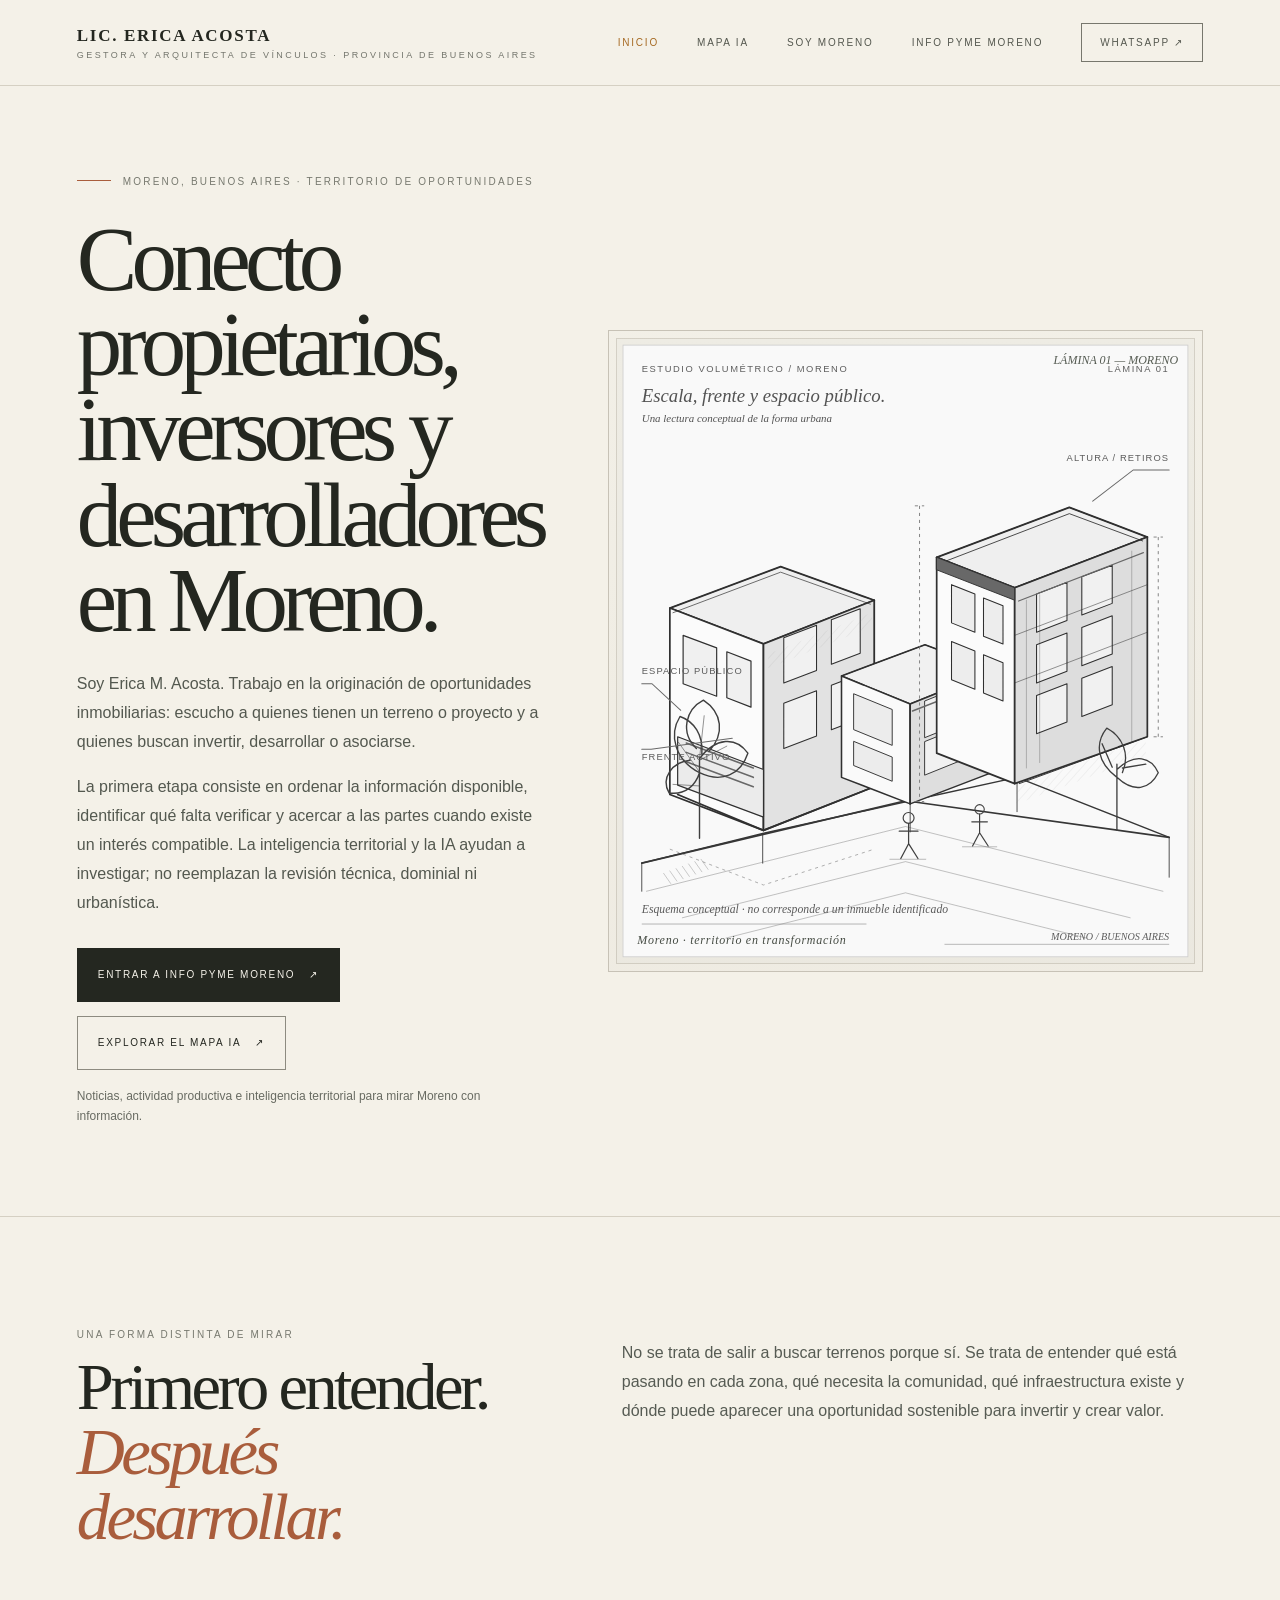
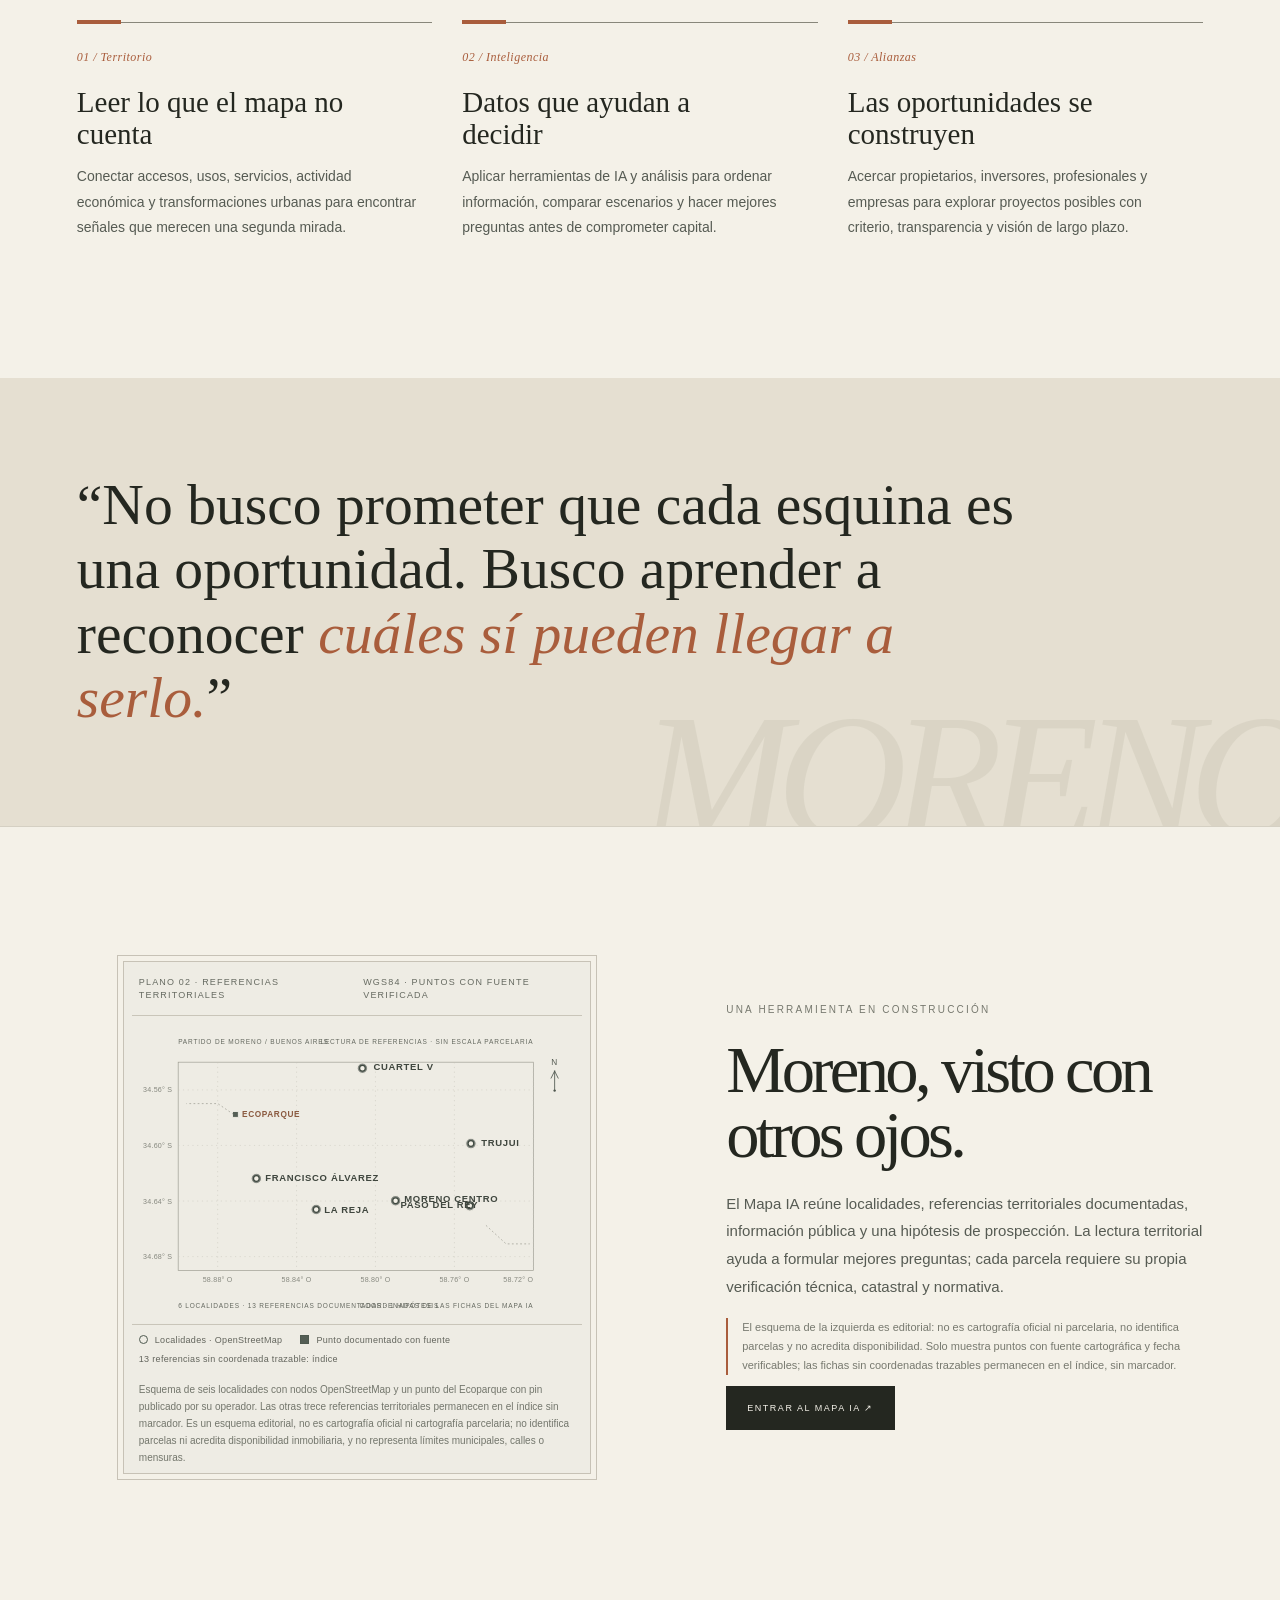
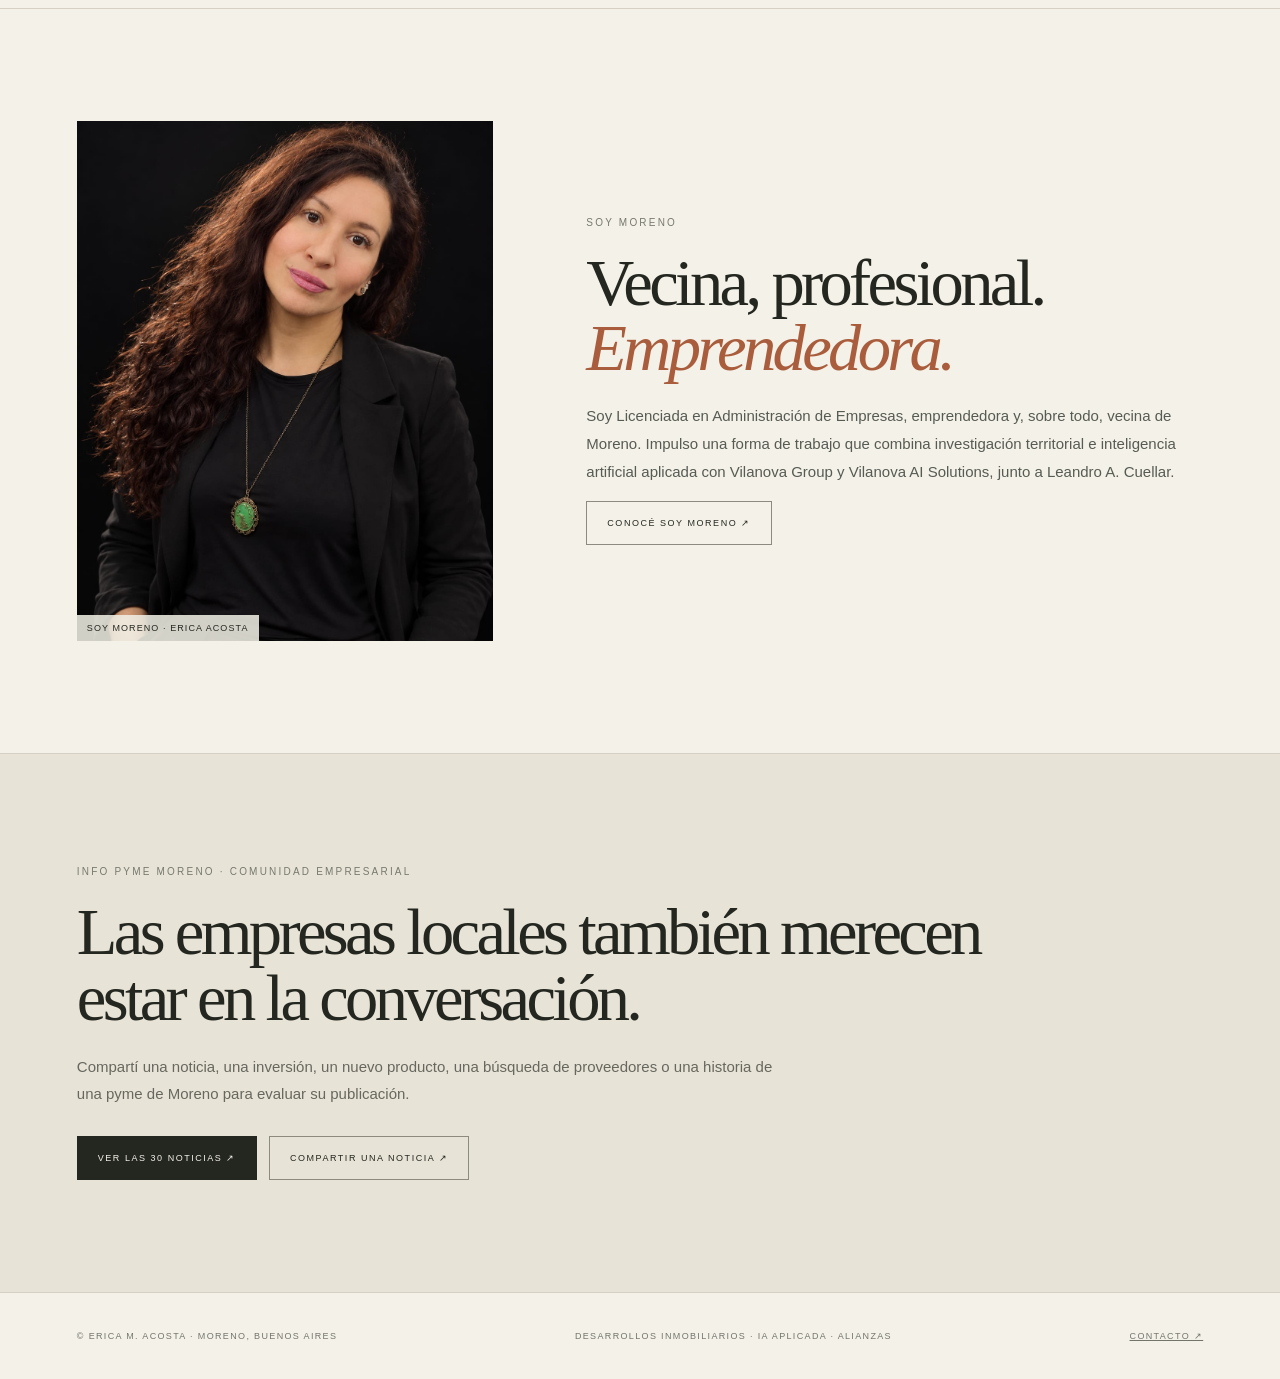
<file: index.html>
<!doctype html>
<html lang="es-AR"><head><meta charset="utf-8"><meta name="viewport" content="width=device-width,initial-scale=1"><title>MORENO | Territorio, empresas e inteligencia aplicada</title><meta name="description" content="MORENO: investigación territorial, inteligencia artificial aplicada y actualidad para pymes, empresas y emprendedores del municipio de Moreno."><meta name="keywords" content="Erica Acosta, desarrollos inmobiliarios Moreno, oportunidades de inversión Moreno, inteligencia artificial inmobiliaria, terrenos Moreno Buenos Aires, alianzas inmobiliarias"><meta property="og:title" content="MORENO — Territorio, empresas e inteligencia aplicada"><meta property="og:description" content="Mapa IA, SOY MORENO e INFO PYME MORENO."><meta property="og:type" content="website"><meta property="og:locale" content="es_AR"><meta property="og:image" content="https://leandrocuellarok-netizen.github.io/morenodesarrollos/ERICA%20ACOSTA-%20VILANOVA%20GROUP.jpg"><meta property="og:image:alt" content="Erica M. Acosta, emprendedora de Moreno"><meta name="twitter:card" content="summary_large_image"><meta name="twitter:title" content="Erica M. Acosta — Originación inmobiliaria en Moreno"><meta name="twitter:description" content="Originación inmobiliaria, inteligencia territorial y conexión entre propietarios, inversores y desarrolladores en Moreno."><link rel="canonical" href="https://leandrocuellarok-netizen.github.io/morenodesarrollos/"><link rel="stylesheet" href="./assets/css/erica.css"><script type="application/ld+json">{"@context":"https://schema.org","@type":"Person","name":"Erica M. Acosta","url":"https://leandrocuellarok-netizen.github.io/morenodesarrollos/","image":"https://leandrocuellarok-netizen.github.io/morenodesarrollos/ERICA%20ACOSTA-%20VILANOVA%20GROUP.jpg","description":"Emprendedora de Moreno enfocada en desarrollos inmobiliarios, inteligencia territorial, inteligencia artificial aplicada y creación de alianzas.","address":{"@type":"PostalAddress","addressLocality":"Moreno","addressRegion":"Buenos Aires","addressCountry":"AR"},"areaServed":{"@type":"AdministrativeArea","name":"Partido de Moreno, Buenos Aires, Argentina"},"knowsAbout":["Desarrollos inmobiliarios","Inteligencia territorial","Inteligencia artificial aplicada","Originación inmobiliaria","Alianzas empresariales"]}</script><script defer src="./assets/js/site-navigation.js"></script></head>
<body class="home-page">
<a class="skip-link" href="#main-content">Saltar al contenido principal</a><header class="site-header"><a class="brand" href="./">LIC. ERICA ACOSTA<small>GESTORA Y ARQUITECTA DE VÍNCULOS · PROVINCIA DE BUENOS AIRES</small></a><button class="mobile-menu" type="button" aria-controls="primary-navigation" aria-expanded="false" aria-label="Abrir menú de navegación"><span class="mobile-menu-icon" aria-hidden="true">☰</span><span class="mobile-menu-label">Menú</span></button><nav class="nav" id="primary-navigation" aria-label="Navegación principal"><a class="active" aria-current="page" href="./">Inicio</a><a href="./mapa-ia/">Mapa IA</a><a href="./erica-acosta/">SOY MORENO</a><a href="./oportunidades/">INFO PYME MORENO</a><a class="nav-cta" href="https://wa.me/5491141671674?text=Hola%20Erica%2C%20me%20gustar%C3%ADa%20conversar%20sobre%20MORENO." target="_blank" rel="noopener noreferrer">WhatsApp ↗</a></nav></header>
<main id="main-content" tabindex="-1"><section class="wrap hero"><div><div class="eyebrow">Moreno, Buenos Aires · Territorio de oportunidades</div><h1>Conecto propietarios, inversores y desarrolladores en Moreno.</h1><p class="hero-copy">Soy Erica M. Acosta. Trabajo en la originación de oportunidades inmobiliarias: escucho a quienes tienen un terreno o proyecto y a quienes buscan invertir, desarrollar o asociarse.</p><p class="hero-copy">La primera etapa consiste en ordenar la información disponible, identificar qué falta verificar y acercar a las partes cuando existe un interés compatible. La inteligencia territorial y la IA ayudan a investigar; no reemplazan la revisión técnica, dominial ni urbanística.</p><div class="hero-actions hero-commercial-actions"><a class="button dark" href="./oportunidades/">Entrar a INFO PYME MORENO <span>↗</span></a><a class="button" href="./mapa-ia/">Explorar el Mapa IA <span>↗</span></a></div><p class="hero-commercial-note">Noticias, actividad productiva e inteligencia territorial para mirar Moreno con información.</p></div><div class="art-panel" role="img" aria-label="Ilustración arquitectónica editorial de un espacio urbano en transformación, dibujada a mano">
<span class="art-index">LÁMINA 01 — MORENO</span>
<svg class="architecture-drawing" viewBox="0 0 760 820" xmlns="http://www.w3.org/2000/svg" aria-hidden="true">
<defs>
  <pattern id="arch-hatch" width="8" height="8" patternUnits="userSpaceOnUse" patternTransform="rotate(42)">
    <path d="M0 0V8" stroke="#74766c" stroke-width=".8" opacity=".42"/>
  </pattern>
  <pattern id="arch-fine-hatch" width="5" height="5" patternUnits="userSpaceOnUse" patternTransform="rotate(-38)">
    <path d="M0 0V5" stroke="#74766c" stroke-width=".55" opacity=".3"/>
  </pattern>
</defs>
<rect x="18" y="18" width="724" height="784" fill="#eeece4" stroke="#c8c3b7" stroke-width="1"/>
<g fill="#5f6259" font-family="Arial,sans-serif" font-size="12" letter-spacing="2">
  <text x="42" y="53">ESTUDIO VOLUMÉTRICO / MORENO</text>
  <text x="718" y="53" text-anchor="end">LÁMINA 01</text>
</g>
<g fill="#55594f" font-family="Georgia,serif" font-style="italic">
  <text x="42" y="91" font-size="24">Escala, frente y espacio público.</text>
  <text x="42" y="116" font-size="14">Una lectura conceptual de la forma urbana</text>
</g>
<g fill="none" stroke="#394039" stroke-linecap="round" stroke-linejoin="round">
  <path d="M42 682L197 644L386 602L523 572L718 649" stroke-width="1.8"/>
  <path d="M42 682L42 718M718 649L718 700M197 644L197 682M386 602L386 642M523 572L523 616" stroke-width="1.1"/>
  <path d="M48 718L380 635L710 718M94 752L380 680L668 752M150 778L380 720L612 778" stroke-width=".8" opacity=".48"/>
  <path d="M42 682L380 602L718 649" stroke-width="2.2"/>
  <path d="M70 695l9 13m-1-16 9 13m-1-16 9 13m-1-16 9 13m-1-16 9 13m-1-16 9 13m-1-16 9 13" stroke-width=".7" opacity=".45"/>
</g>

<!-- Volumen bajo: frente activo y medianera en perspectiva. -->
<g stroke="#343a33" stroke-linecap="round" stroke-linejoin="round">
  <path d="M78 355L220 302L340 345L198 401Z" fill="#e7e3d8" stroke-width="2.3"/>
  <path d="M78 355L198 401V640L78 594Z" fill="#f1eee6" stroke-width="2.2"/>
  <path d="M198 401L340 345V584L198 640Z" fill="#dcd7ca" stroke-width="2.2"/>
  <path d="M78 355L220 302L340 345M82 361L220 309L335 350" fill="none" stroke-width="1.1" opacity=".8"/>
  <path d="M198 401L198 640M340 345L340 584" fill="none" stroke-width="1.1"/>
  <path d="M95 390l43 16v62l-43-16zM151 411l31 12v59l-31-12z" fill="#e7e4da" stroke-width="1.5"/>
  <path d="M224 393l42-16v58l-42 16zM285 370l37-14v57l-37 14zM224 477l42-16v58l-42 16zM285 454l37-14v57l-37 14z" fill="#e8e5dc" stroke-width="1.35"/>
  <path d="M88 520L198 562V623L88 582Z" fill="#e5dfd2" stroke-width="1.5"/>
  <path d="M99 528L185 560M99 540L185 572M99 552L185 584" fill="none" stroke="#a95d3c" stroke-width="2"/>
  <path d="M88 594L198 640L340 584" fill="none" stroke-width="2.2"/>
  <path d="M204 414L337 361V379L204 432Z" fill="url(#arch-hatch)" stroke="none" opacity=".6"/>
</g>

<!-- Volumen intermedio: pieza de escala barrial. -->
<g stroke="#343a33" stroke-linecap="round" stroke-linejoin="round">
  <path d="M298 442L405 402L493 435L386 478Z" fill="#e9e5db" stroke-width="2"/>
  <path d="M298 442L386 478V606L298 572Z" fill="#f0ede5" stroke-width="2"/>
  <path d="M386 478L493 435V565L386 606Z" fill="#d9d4c7" stroke-width="2"/>
  <path d="M314 465l49 20v46l-49-20zM314 526l49 20v31l-49-20z" fill="#e4e0d5" stroke-width="1.2"/>
  <path d="M405 474l67-27v47l-67 27zM405 526l67-27v43l-67 27z" fill="#e9e5db" stroke-width="1.2"/>
  <path d="M298 442L405 402L493 435M386 478V606" fill="none" stroke-width="1.1"/>
  <path d="M389 487L489 448" fill="none" stroke="#a95d3c" stroke-width="2"/>
</g>

<!-- Volumen de mayor altura: retiros, balcones y modulación de fachada. -->
<g stroke="#343a33" stroke-linecap="round" stroke-linejoin="round">
  <path d="M420 290L590 226L690 264L520 329Z" fill="#e7e3d8" stroke-width="2.4"/>
  <path d="M420 290L520 329V580L420 541Z" fill="#f1eee6" stroke-width="2.2"/>
  <path d="M520 329L690 264V520L520 580Z" fill="#d8d3c6" stroke-width="2.2"/>
  <path d="M420 290L590 226L690 264M426 297L590 234L684 269" fill="none" stroke-width="1.1"/>
  <path d="M439 325l30 12v49l-30-12zM480 342l25 10v49l-25-10zM439 398l30 12v49l-30-12zM480 415l25 10v49l-25-10z" fill="#e5e1d7" stroke-width="1.35"/>
  <path d="M548 337l39-15v49l-39 15zM606 315l39-15v49l-39 15zM548 402l39-15v49l-39 15zM606 380l39-15v49l-39 15zM548 467l39-15v49l-39 15zM606 445l39-15v49l-39 15z" fill="#e9e5db" stroke-width="1.35"/>
  <path d="M520 329L690 264M520 390L690 325M520 451L690 386" fill="none" stroke-width="1" opacity=".65"/>
  <path d="M420 290L520 329V345L420 306Z" fill="#a95d3c" stroke-width="1.2"/>
  <path d="M525 346L685 284" fill="none" stroke="#a95d3c" stroke-width="1.5"/>
  <path d="M526 580L690 520" fill="none" stroke-width="1.2"/>
  <path d="M535 345L535 560M552 338L552 553M670 282L670 527" fill="none" stroke-width=".8" opacity=".45"/>
  <path d="M522 584L688 523L688 545L522 606Z" fill="url(#arch-hatch)" stroke="none" opacity=".55"/>
</g>

<!-- Vegetación y figuras de escala, dibujadas como referencias no métricas. -->
<g fill="none" stroke="#42483f" stroke-linecap="round" stroke-linejoin="round">
  <path d="M116 650V548M116 566C85 550 76 518 91 494C109 500 121 518 119 542M116 548C137 520 163 520 178 541C169 568 145 580 116 566M112 535C91 515 98 485 121 473C145 489 149 516 128 539M104 550C81 552 66 573 77 592C98 595 111 582 116 566" stroke-width="1.8"/>
  <path d="M116 565L89 527M116 550L151 532M116 583L82 581M116 548L122 493" stroke-width=".9" opacity=".8"/>
  <path d="M651 640V555M651 572C626 553 622 529 638 509C659 520 668 543 658 566M651 562C674 540 695 546 704 566C693 588 672 592 651 572M645 559L632 529M658 560L688 555" stroke-width="1.7"/>
  <circle cx="384" cy="624" r="7" stroke-width="1.5"/>
  <path d="M384 631V657M372 641H396M384 657L374 676M384 657L396 676" stroke-width="1.6"/>
  <circle cx="475" cy="613" r="6" stroke-width="1.4"/>
  <path d="M475 619V643M465 629H485M475 643L466 660M475 643L486 660" stroke-width="1.5"/>
  <path d="M360 677H406M453 661H497" stroke-width=".8" opacity=".55"/>
</g>

<!-- Cotas, líneas de llamada y notas editoriales. -->
<g fill="none" stroke="#74766c" stroke-width="1.1" stroke-dasharray="4 5">
  <path d="M398 224V603M392 224H404M392 603H404"/>
  <path d="M704 264V520M698 264H710M698 520H710"/>
  <path d="M78 664L198 710L340 664" opacity=".65"/>
</g>
<g fill="none" stroke="#a95d3c" stroke-width="1.3" stroke-linecap="round">
  <path d="M92 486L55 452H42"/>
  <path d="M620 218L672 178H718"/>
  <path d="M158 522L54 536H42"/>
</g>
<g fill="#755b49" font-family="Arial,sans-serif" font-size="12" letter-spacing="1.4">
  <text x="42" y="440">ESPACIO PÚBLICO</text>
  <text x="42" y="550">FRENTE ACTIVO</text>
  <text x="718" y="166" text-anchor="end">ALTURA / RETIROS</text>
</g>
<g fill="#5c6057" font-family="Georgia,serif" font-style="italic">
  <text x="42" y="746" font-size="15">Esquema conceptual · no corresponde a un inmueble identificado</text>
  <text x="718" y="780" text-anchor="end" font-size="13">MORENO / BUENOS AIRES</text>
</g>
<path d="M42 760H330M430 786H718" stroke="#8d8d81" stroke-width=".8" fill="none"/>
</svg>
<span class="art-caption">Moreno · territorio en transformación</span></div></section>
<section class="section"><div class="wrap"><div class="section-heading"><div><div class="eyebrow">Una forma distinta de mirar</div><h2>Primero entender.<br><em class="serif">Después desarrollar.</em></h2></div><p>No se trata de salir a buscar terrenos porque sí. Se trata de entender qué está pasando en cada zona, qué necesita la comunidad, qué infraestructura existe y dónde puede aparecer una oportunidad sostenible para invertir y crear valor.</p></div><div class="three-grid"><article class="value-card"><span class="num">01 / Territorio</span><h3>Leer lo que el mapa no cuenta</h3><p>Conectar accesos, usos, servicios, actividad económica y transformaciones urbanas para encontrar señales que merecen una segunda mirada.</p></article><article class="value-card"><span class="num">02 / Inteligencia</span><h3>Datos que ayudan a decidir</h3><p>Aplicar herramientas de IA y análisis para ordenar información, comparar escenarios y hacer mejores preguntas antes de comprometer capital.</p></article><article class="value-card"><span class="num">03 / Alianzas</span><h3>Las oportunidades se construyen</h3><p>Acercar propietarios, inversores, profesionales y empresas para explorar proyectos posibles con criterio, transparencia y visión de largo plazo.</p></article></div></div></section>
<section class="band"><div class="wrap"><blockquote>“No busco prometer que cada esquina es una oportunidad. Busco aprender a reconocer <em>cuáles sí pueden llegar a serlo.</em>”</blockquote></div></section>
<section class="section"><div class="wrap map-teaser"><figure class="map-art home-map-plate" aria-labelledby="map-preview-caption">
<div class="map-plate-head">
  <span>PLANO 02 · REFERENCIAS TERRITORIALES</span>
  <span>WGS84 · PUNTOS CON FUENTE VERIFICADA</span>
</div>
<svg class="territory-diagram" viewBox="0 0 760 520" role="img" aria-labelledby="map-preview-title map-preview-description" xmlns="http://www.w3.org/2000/svg">
<title id="map-preview-title">Plano de coordenadas de las referencias del Mapa IA de Moreno</title>
<desc id="map-preview-description">Esquema de seis localidades con nodos de OpenStreetMap y un punto del Ecoparque respaldado por el pin publicado por su operador. Las otras trece referencias territoriales permanecen en el índice sin marcador; no representa límites municipales, calles, parcelas, mensuras ni disponibilidad inmobiliaria.</desc>
<rect x="0" y="0" width="760" height="520" fill="#eeece4"/>
<g class="territory-heading">
  <text x="78" y="48">PARTIDO DE MORENO / BUENOS AIRES</text>
  <text x="678" y="48" text-anchor="end">LECTURA DE REFERENCIAS · SIN ESCALA PARCELARIA</text>
</g>
<rect class="territory-plot-frame" x="78" y="78" width="600" height="352"/>
<g class="territory-grid-lines">
  <path d="M144.7 78V430M278 78V430M411.3 78V430M544.7 78V430M678 78V430"/>
  <path d="M78 124.9H678M78 218.7H678M78 312.6H678M78 406.5H678"/>
</g>
<g class="territory-ticks">
  <text x="144.7" y="449" text-anchor="middle">58.88° O</text>
  <text x="278" y="449" text-anchor="middle">58.84° O</text>
  <text x="411.3" y="449" text-anchor="middle">58.80° O</text>
  <text x="544.7" y="449" text-anchor="middle">58.76° O</text>
  <text x="678" y="449" text-anchor="end">58.72° O</text>
  <text x="68" y="129" text-anchor="end">34.56° S</text>
  <text x="68" y="223" text-anchor="end">34.60° S</text>
  <text x="68" y="317" text-anchor="end">34.64° S</text>
  <text x="68" y="411" text-anchor="end">34.68° S</text>
</g>
<g class="territory-north" transform="translate(714 98)">
  <text x="0" y="-15" text-anchor="middle">N</text>
  <path d="M0 28V-5M0-5L-6 7M0-5L6 7"/>
  <circle cx="0" cy="28" r="2"/>
</g>

<g class="territory-markers">
  <g class="territory-marker locality-mark" data-id="moreno" data-kind="locality" data-lat="-34.6397" data-lng="-58.7898" data-x="445.3" data-y="312.0">
    <circle class="locality-halo" cx="445.3" cy="312.0" r="9"/>
    <circle class="locality-point" cx="445.3" cy="312.0" r="4.8"/>
  </g>
  <g class="territory-marker locality-mark" data-id="paso" data-kind="locality" data-lat="-34.64333" data-lng="-58.75219" data-x="570.7" data-y="320.4">
    <circle class="locality-halo" cx="570.7" cy="320.4" r="9"/>
    <circle class="locality-point" cx="570.7" cy="320.4" r="4.8"/>
  </g>
  <g class="territory-marker locality-mark" data-id="lareja" data-kind="locality" data-lat="-34.6461" data-lng="-58.83003" data-x="311.2" data-y="326.9">
    <circle class="locality-halo" cx="311.2" cy="326.9" r="9"/>
    <circle class="locality-point" cx="311.2" cy="326.9" r="4.8"/>
  </g>
  <g class="territory-marker locality-mark" data-id="alvarez" data-kind="locality" data-lat="-34.62373" data-lng="-58.86038" data-x="210.1" data-y="274.5">
    <circle class="locality-halo" cx="210.1" cy="274.5" r="9"/>
    <circle class="locality-point" cx="210.1" cy="274.5" r="4.8"/>
  </g>
  <g class="territory-marker locality-mark" data-id="trujui" data-kind="locality" data-lat="-34.5986" data-lng="-58.75161" data-x="572.6" data-y="215.5">
    <circle class="locality-halo" cx="572.6" cy="215.5" r="9"/>
    <circle class="locality-point" cx="572.6" cy="215.5" r="4.8"/>
  </g>
  <g class="territory-marker locality-mark" data-id="cuartel" data-kind="locality" data-lat="-34.54437" data-lng="-58.80661" data-x="389.3" data-y="88.3">
    <circle class="locality-halo" cx="389.3" cy="88.3" r="9"/>
    <circle class="locality-point" cx="389.3" cy="88.3" r="4.8"/>
  </g>
  <g class="territory-marker documented-mark" data-id="ecoparque" data-kind="documented" data-lat="-34.5776245" data-lng="-58.8709859" data-x="174.7" data-y="166.3">
    <rect x="169.7" y="161.3" width="10" height="10"/>
  </g>
</g>

<g class="territory-labels" fill="#3d433c">
  <text x="408" y="92">CUARTEL V</text>
  <text x="590" y="219">TRUJUI</text>
  <text x="186" y="170" class="territory-reference-label">ECOPARQUE</text>
  <text x="225" y="279">FRANCISCO ÁLVAREZ</text>
  <text x="325" y="333">LA REJA</text>
  <text x="460" y="315">MORENO CENTRO</text>
  <text x="585" y="325" text-anchor="end">PASO DEL REY</text>
</g>
<g class="territory-callouts">
  <path d="M171.3 166.1L145 148H92M598 353.7L632 385H672" />
</g>
<g class="territory-footer">
  <path d="M78 474H678"/>
  <text x="78" y="493">6 LOCALIDADES · 13 REFERENCIAS DOCUMENTADAS · 1 HIPÓTESIS</text>
  <text x="678" y="493" text-anchor="end">COORDENADAS DE LAS FICHAS DEL MAPA IA</text>
</g>
</svg>
<div class="map-art-legend" aria-label="Leyenda del esquema">
  <span><i class="map-key locality-key"></i> Localidades · OpenStreetMap</span>
  <span><i class="map-key documented-key"></i> Punto documentado con fuente</span>
  <span>13 referencias sin coordenada trazable: índice</span>
</div>
<figcaption id="map-preview-caption">Esquema de seis localidades con nodos OpenStreetMap y un punto del Ecoparque con pin publicado por su operador. Las otras trece referencias territoriales permanecen en el índice sin marcador. Es un esquema editorial, no es cartografía oficial ni cartografía parcelaria; no identifica parcelas ni acredita disponibilidad inmobiliaria, y no representa límites municipales, calles o mensuras.</figcaption>
</figure><div class="map-copy"><div class="eyebrow">Una herramienta en construcción</div><h2>Moreno, visto con otros ojos.</h2><p>El Mapa IA reúne localidades, referencias territoriales documentadas, información pública y una hipótesis de prospección. La lectura territorial ayuda a formular mejores preguntas; cada parcela requiere su propia verificación técnica, catastral y normativa.</p><p class="map-copy-note">El esquema de la izquierda es editorial: no es cartografía oficial ni parcelaria, no identifica parcelas y no acredita disponibilidad. Solo muestra puntos con fuente cartográfica y fecha verificables; las fichas sin coordenadas trazables permanecen en el índice, sin marcador.</p><a class="button dark" href="./mapa-ia/">Entrar al Mapa IA ↗</a></div></div></section>
<section class="section"><div class="wrap about-preview"><div class="portrait-placeholder" style="padding:0"><img src="ERICA%20ACOSTA-%20VILANOVA%20GROUP.jpg" alt="Erica Acosta, vecina de Moreno" style="width:100%;height:100%;object-fit:cover;position:absolute;inset:0"><span style="background:#f1efe5dd;padding:8px 10px">SOY MORENO · ERICA ACOSTA</span></div><div><div class="eyebrow">SOY MORENO</div><h2>Vecina, profesional.<br><em class="serif">Emprendedora.</em></h2><p>Soy Licenciada en Administración de Empresas, emprendedora y, sobre todo, vecina de Moreno. Impulso una forma de trabajo que combina investigación territorial e inteligencia artificial aplicada con Vilanova Group y Vilanova AI Solutions, junto a Leandro A. Cuellar.</p><a class="button" href="./erica-acosta/">Conocé SOY MORENO ↗</a></div></div></section></main>
<section class="section lead-bridge" id="contacto"><div class="wrap"><div class="eyebrow">INFO PYME MORENO · Comunidad empresarial</div><h2 class="serif lead-bridge-title">Las empresas locales también merecen estar en la conversación.</h2><p class="lead-bridge-copy">Compartí una noticia, una inversión, un nuevo producto, una búsqueda de proveedores o una historia de una pyme de Moreno para evaluar su publicación.</p><div class="lead-bridge-actions"><a class="button dark" href="./oportunidades/">Ver las 30 noticias ↗</a><a class="button" href="https://wa.me/5491141671674?text=Hola%20Erica%2C%20quiero%20compartir%20una%20noticia%20pyme%20de%20Moreno." target="_blank" rel="noopener noreferrer">Compartir una noticia ↗</a></div></div></section><footer class="site-footer"><span>© Erica M. Acosta · Moreno, Buenos Aires</span><span>Desarrollos inmobiliarios · IA aplicada · Alianzas</span><a href="https://wa.me/5491141671674?text=Hola%20Erica%2C%20vi%20tu%20web%20y%20me%20gustar%C3%ADa%20conversar%20sobre%20oportunidades%20en%20Moreno." target="_blank" rel="noopener noreferrer">Contacto ↗</a></footer>
</body></html>
</file>
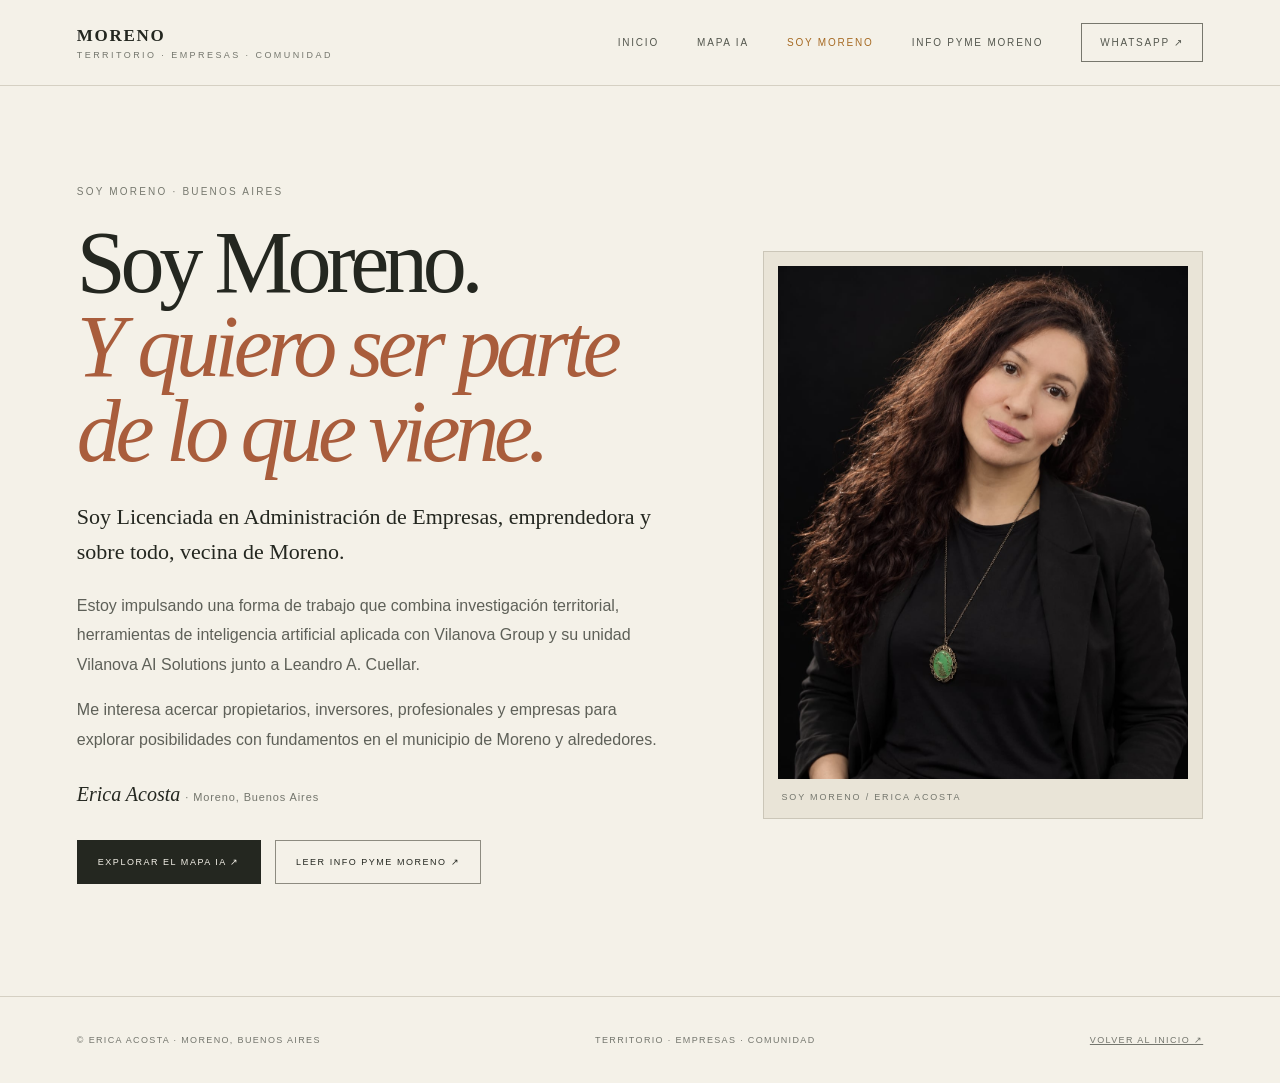
<file: erica-acosta/index.html>
<!doctype html>
<html lang="es-AR">
<head>
<meta charset="utf-8">
<meta name="viewport" content="width=device-width,initial-scale=1">
<title>SOY MORENO | Erica Acosta</title>
<meta name="description" content="Soy Licenciada en Administración de Empresas, emprendedora y vecina de Moreno. Investigación territorial e inteligencia artificial aplicada con Vilanova Group y Vilanova AI Solutions.">
<meta property="og:type" content="profile">
<meta property="og:locale" content="es_AR">
<meta property="og:title" content="SOY MORENO — Erica Acosta">
<meta property="og:description" content="Una mirada local que conecta territorio, investigación, inteligencia artificial aplicada y personas.">
<meta property="og:image" content="https://leandrocuellarok-netizen.github.io/morenodesarrollos/ERICA%20ACOSTA-%20VILANOVA%20GROUP.jpg">
<meta property="og:image:alt" content="Erica Acosta, vecina de Moreno y promotora de investigación territorial.">
<meta name="twitter:card" content="summary_large_image">
<meta name="twitter:title" content="SOY MORENO — Erica Acosta">
<meta name="twitter:description" content="Una mirada local que conecta territorio, investigación, inteligencia artificial aplicada y personas.">
<link rel="canonical" href="https://leandrocuellarok-netizen.github.io/morenodesarrollos/erica-acosta/">
<link rel="stylesheet" href="../assets/css/erica.css">
<script defer src="../assets/js/site-navigation.js"></script>
</head>
<body class="soy-moreno-page">
<a class="skip-link" href="#main-content">Saltar al contenido principal</a>
<header class="site-header">
<a class="brand" href="../">MORENO<small>TERRITORIO · EMPRESAS · COMUNIDAD</small></a>
<button class="mobile-menu" type="button" aria-controls="primary-navigation" aria-expanded="false" aria-label="Abrir menú de navegación"><span class="mobile-menu-icon" aria-hidden="true">☰</span><span class="mobile-menu-label">Menú</span></button>
<nav class="nav" id="primary-navigation" aria-label="Navegación principal">
<a href="../">Inicio</a><a href="../mapa-ia/">Mapa IA</a><a class="active" aria-current="page" href="./">SOY MORENO</a><a href="../oportunidades/">INFO PYME MORENO</a><a class="nav-cta" href="https://wa.me/5491141671674?text=Hola%20Erica%2C%20me%20gustar%C3%ADa%20conversar%20sobre%20MORENO." target="_blank" rel="noopener noreferrer">WhatsApp ↗</a>
</nav>
</header>
<main id="main-content" tabindex="-1">
<section class="wrap soy-moreno-hero">
<div class="soy-moreno-copy">
<div class="eyebrow">SOY MORENO · BUENOS AIRES</div>
<h1>Soy Moreno.<br><em class="serif">Y quiero ser parte de lo que viene.</em></h1>
<p class="soy-moreno-lead">Soy Licenciada en Administración de Empresas, emprendedora y sobre todo, vecina de Moreno.</p>
<p>Estoy impulsando una forma de trabajo que combina investigación territorial, herramientas de inteligencia artificial aplicada con Vilanova Group y su unidad Vilanova AI Solutions junto a Leandro A. Cuellar.</p>
<p>Me interesa acercar propietarios, inversores, profesionales y empresas para explorar posibilidades con fundamentos en el municipio de Moreno y alrededores.</p>
<div class="soy-moreno-signature">Erica Acosta <span>· Moreno, Buenos Aires</span></div>
<div class="hero-actions"><a class="button dark" href="../mapa-ia/">Explorar el Mapa IA ↗</a><a class="button" href="../oportunidades/">Leer INFO PYME MORENO ↗</a></div>
</div>
<figure class="soy-moreno-portrait">
<img src="../ERICA%20ACOSTA-%20VILANOVA%20GROUP.jpg" alt="Erica Acosta, vecina de Moreno" fetchpriority="high" decoding="async">
<figcaption>SOY MORENO / ERICA ACOSTA</figcaption>
</figure>
</section>
</main>
<footer class="site-footer"><span>© Erica Acosta · Moreno, Buenos Aires</span><span>Territorio · Empresas · Comunidad</span><a href="../">Volver al inicio ↗</a></footer>
</body>
</html>
</file>
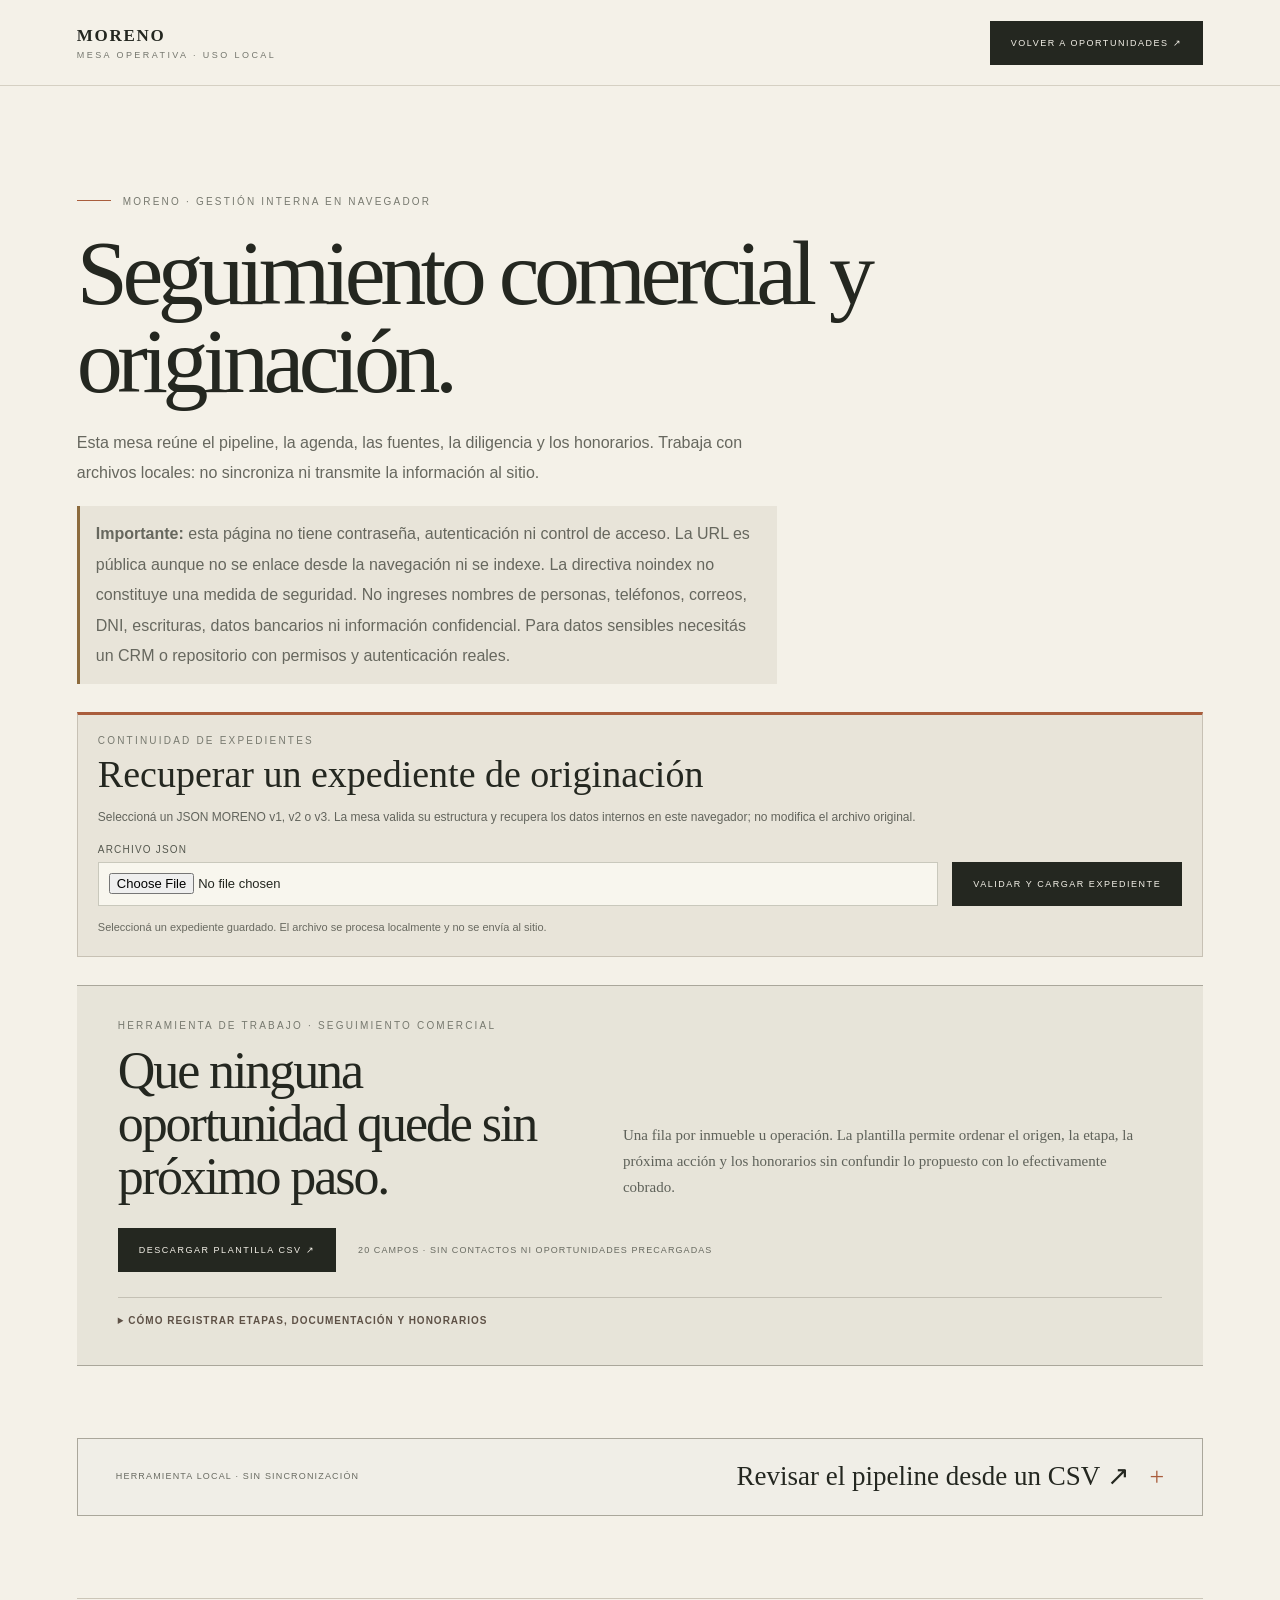
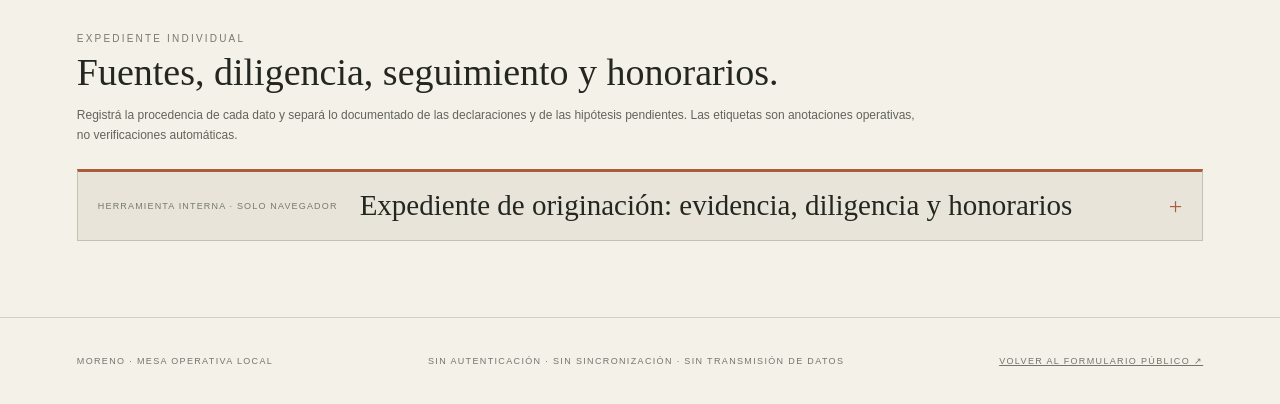
<file: mesa-operativa/index.html>
<!doctype html>
<html lang="es-AR">
<head>
<meta charset="utf-8">
<meta name="viewport" content="width=device-width,initial-scale=1">
<meta name="robots" content="noindex,nofollow,noarchive">
<title>Mesa Operativa local | MORENO · Erica M. Acosta</title>
<meta name="description" content="Herramientas locales de seguimiento comercial, diligencia y originación inmobiliaria de MORENO.">
<link rel="stylesheet" href="../assets/css/erica.css">
<link rel="stylesheet" href="../assets/css/originacion.css">
</head>
<body>
<a class="skip-link" href="#main-content">Saltar al contenido principal</a>
<header class="site-header">
  <a class="brand" href="../">MORENO<small>MESA OPERATIVA · USO LOCAL</small></a>
  <a class="button dark" href="../oportunidades/">Volver a Oportunidades ↗</a>
</header>
<main id="main-content" tabindex="-1">
  <section class="wrap page-hero operations-hero">
    <div class="eyebrow">MORENO · Gestión interna en navegador</div>
    <h1>Seguimiento comercial y originación.</h1>
    <p class="opportunity-intro">Esta mesa reúne el pipeline, la agenda, las fuentes, la diligencia y los honorarios. Trabaja con archivos locales: no sincroniza ni transmite la información al sitio.</p>
    <p class="operations-safety"><strong>Importante:</strong> esta página no tiene contraseña, autenticación ni control de acceso. La URL es pública aunque no se enlace desde la navegación ni se indexe. La directiva noindex no constituye una medida de seguridad. No ingreses nombres de personas, teléfonos, correos, DNI, escrituras, datos bancarios ni información confidencial. Para datos sensibles necesitás un CRM o repositorio con permisos y autenticación reales.</p>
  </section>
  <section class="wrap operations-import" aria-labelledby="operations-import-title">
    <div class="operations-import-heading">
      <div class="eyebrow">Continuidad de expedientes</div>
      <h2 id="operations-import-title">Recuperar un expediente de originación</h2>
      <p>Seleccioná un JSON MORENO v1, v2 o v3. La mesa valida su estructura y recupera los datos internos en este navegador; no modifica el archivo original.</p>
    </div>
    <div class="operations-import-controls">
      <div class="form-field">
        <label for="originacion-import-file">Archivo JSON</label>
        <input id="originacion-import-file" type="file" accept=".json,application/json">
      </div>
      <button class="button dark" id="originacion-import-button" type="button">Validar y cargar expediente</button>
    </div>
    <p class="operations-import-status" id="originacion-import-status" role="status" aria-live="polite">Seleccioná un expediente guardado. El archivo se procesa localmente y no se envía al sitio.</p>
  </section>
  <section class="wrap pipeline-template" aria-labelledby="pipeline-template-title">
  <div class="pipeline-template-heading">
    <div><div class="eyebrow">Herramienta de trabajo · Seguimiento comercial</div><h2 id="pipeline-template-title">Que ninguna oportunidad quede sin próximo paso.</h2></div>
    <p>Una fila por inmueble u operación. La plantilla permite ordenar el origen, la etapa, la próxima acción y los honorarios sin confundir lo propuesto con lo efectivamente cobrado.</p>
  </div>
  <div class="pipeline-template-actions">
    <a class="button dark" href="../docs/plantilla-seguimiento-comercial.csv" download="moreno-seguimiento-comercial.csv">Descargar plantilla CSV ↗</a>
    <span>20 campos · sin contactos ni oportunidades precargadas</span>
  </div>
  <details class="pipeline-template-guide">
    <summary>Cómo registrar etapas, documentación y honorarios</summary>
    <div class="pipeline-template-guide-body">
      <p><strong>Etapa comercial:</strong> nuevo, primer contacto, respuesta recibida, reunión pendiente, documentación solicitada, análisis preliminar, propuesta enviada, negociación, ganada, no concretada o pausada.</p>
      <p><strong>Estado documental:</strong> sin iniciar, fuentes consultadas, documentación recibida pendiente de validación, verificación documental registrada o bloqueado por documentación. Una etapa comercial no acredita la situación jurídica ni urbanística del inmueble.</p>
      <p><strong>Honorarios:</strong> completá por separado propuestos, acordados, facturados y cobrados. Una operación ganada no significa que los honorarios estén facturados o cobrados. Indicá la moneda y no mezcles ARS y USD en una misma fila.</p>
      <p><strong>Privacidad:</strong> esta plantilla no incluye nombre, teléfono, correo ni datos de identificación personal. Guardá esos datos en un sistema con acceso controlado; no los agregues en observaciones. Las celdas vacías significan “sin dato”, no cero.</p>
    </div>
  </details>
</section>
<section class="wrap pipeline-workbench-shell" aria-label="Tablero local de seguimiento comercial">
  <details class="pipeline-workbench">
    <summary><span>Herramienta local · sin sincronización</span><strong>Revisar el pipeline desde un CSV ↗</strong></summary>
    <div class="pipeline-workbench-body">
      <div class="pipeline-workbench-intro">
        <div class="eyebrow">Control de gestión · Solo en este navegador</div>
        <h2>Qué está activo, qué requiere seguimiento y qué honorarios ingresaron.</h2>
        <p>Importá la planilla que completaste. El tablero valida sus 20 columnas, detecta fechas e importes inconsistentes y resume la actividad. No convierte monedas ni interpreta campos vacíos como cero.</p>
      </div>
      <div class="pipeline-workbench-import">
        <div class="pipeline-workbench-file">
          <label for="pipeline-csv-file">Seleccionar planilla CSV</label>
          <input id="pipeline-csv-file" type="file" accept=".csv,text/csv" aria-describedby="pipeline-file-help">
          <small id="pipeline-file-help">Hasta 2 MB y 10.000 oportunidades. Solo se admite el esquema MORENO; se rechazan columnas adicionales para evitar importar datos personales por error.</small>
        </div>
        <button class="button" id="pipeline-reset" type="button" disabled>Limpiar sesión local</button>
      </div>
      <p class="pipeline-status" id="pipeline-status" role="status" aria-live="polite">Seleccioná un CSV generado a partir de la plantilla MORENO. La planilla no se transmite ni se guarda en el sitio.</p>
      <div class="pipeline-warnings" id="pipeline-warnings" hidden></div>
      <div class="pipeline-dashboard-output" id="pipeline-dashboard-output" hidden>
        <div class="pipeline-kpi-grid" id="pipeline-metrics" aria-label="Indicadores de seguimiento"></div>
        <div class="pipeline-dashboard-actions">
          <button class="button dark" id="pipeline-download-summary" type="button" disabled>Descargar resumen agregado CSV ↗</button>
          <button class="button" id="pipeline-download-agenda" type="button" disabled>Descargar agenda de seguimiento CSV ↗</button>
          <button class="button" id="pipeline-download-calendar" type="button" disabled>Descargar calendario (.ics) ↗</button>
          <span>La agenda CSV conserva tareas sin fecha; el .ics incluye solo seguimientos con fecha como eventos de día completo, sin horarios inventados ni datos de contacto.</span>
        </div>
        <div class="pipeline-report-grid">
          <section class="pipeline-report-panel" aria-labelledby="pipeline-finance-title">
            <div class="eyebrow">Honorarios · Sin conversión de moneda</div>
            <h3 id="pipeline-finance-title">Importes registrados por moneda</h3>
            <p class="pipeline-report-note">Cada columna suma solo las celdas con importes cargados. “Sin dato” no equivale a cero. Las alertas señalan desajustes para revisar; no sustituyen una conciliación contable ni los comprobantes.</p>
            <div class="pipeline-table-wrap" id="pipeline-finance-summary"></div>
          </section>
          <section class="pipeline-report-panel" aria-labelledby="pipeline-stage-title">
            <div class="eyebrow">Cartera comercial</div>
            <h3 id="pipeline-stage-title">Oportunidades por etapa</h3>
            <div class="pipeline-table-wrap" id="pipeline-stage-summary"></div>
          </section>
        </div>
        <section class="pipeline-report-panel pipeline-counterparty-panel" aria-labelledby="pipeline-counterparty-title">
          <div class="eyebrow">Composición comercial · recuentos del CSV</div>
          <h3 id="pipeline-counterparty-title">Contrapartes por estado de oportunidad</h3>
          <p class="pipeline-report-note" id="pipeline-counterparty-note">Agrupa únicamente categorías reconocidas. Los valores vacíos aparecen como “Sin clasificar” y los textos no reconocidos como “Otro / revisar”; no se muestran nombres ni datos de contacto. Son cantidades registradas, no probabilidades ni tasas de conversión.</p>
          <div class="pipeline-table-wrap" id="pipeline-counterparty-summary" aria-describedby="pipeline-counterparty-note"></div>
        </section>
        <section class="pipeline-report-panel pipeline-next-panel" aria-labelledby="pipeline-next-title">
          <div class="eyebrow">Agenda de seguimiento</div>
          <h3 id="pipeline-next-title">Vencidas y próximas acciones</h3>
          <ol class="pipeline-upcoming-list" id="pipeline-next-actions"></ol>
        </section>
        <section class="pipeline-report-panel pipeline-records-panel" aria-labelledby="pipeline-records-title">
          <div class="pipeline-records-heading"><div><div class="eyebrow">Detalle de la planilla</div><h3 id="pipeline-records-title">Oportunidades importadas</h3></div><p id="pipeline-records-count" aria-live="polite"></p></div>
          <div class="pipeline-filter-row">
            <div><label for="pipeline-filter-stage">Filtrar por etapa</label><select id="pipeline-filter-stage"><option value="">Todas las etapas</option></select></div>
            <div><label for="pipeline-filter-followup">Prioridad de seguimiento</label><select id="pipeline-filter-followup"><option value="">Todos los seguimientos</option><option value="overdue">Vencidas</option><option value="due-soon">Próximos 7 días</option><option value="missing-date">Sin fecha</option><option value="missing-action">Sin próxima acción</option></select></div>
            <div><label for="pipeline-filter-text">Buscar por ID, localidad o acción</label><input id="pipeline-filter-text" type="search" autocomplete="off" placeholder="Escribí para filtrar"></div>
          </div>
          <div class="pipeline-table-wrap pipeline-records-table-wrap">
            <table class="pipeline-table pipeline-records-table">
              <thead><tr><th scope="col">ID</th><th scope="col">Localidad</th><th scope="col">Activo</th><th scope="col">Etapa</th><th scope="col">Estado documental</th><th scope="col">Próxima acción</th><th scope="col">Fecha</th><th scope="col">Cobrados</th></tr></thead>
              <tbody id="pipeline-records-body"></tbody>
            </table>
          </div>
        </section>
      </div>
      <p class="pipeline-local-disclaimer">Privacidad: la lectura y los cálculos se realizan en memoria en esta pestaña. No se usa almacenamiento local, no hay sincronización y al recargar la página deberás importar nuevamente el CSV. No agregues nombres, teléfonos, correos, datos bancarios ni documentación dominial sensible a la plantilla.</p>
    </div>
  </details>
</section>

  <section class="wrap operations-originacion" aria-labelledby="operations-originacion-title">
    <div class="operations-originacion-heading">
      <div class="eyebrow">Expediente individual</div>
      <h2 id="operations-originacion-title">Fuentes, diligencia, seguimiento y honorarios.</h2>
      <p>Registrá la procedencia de cada dato y separá lo documentado de las declaraciones y de las hipótesis pendientes. Las etiquetas son anotaciones operativas, no verificaciones automáticas.</p>
    </div>
    <details class="originacion-workbench" id="originacion-workbench">
  <summary><span>Herramienta interna · solo navegador</span><strong>Expediente de originación: evidencia, diligencia y honorarios</strong></summary>
  <div class="originacion-workbench-body">
    <p class="originacion-warning"><strong>Alcance y privacidad.</strong> Esta mesa no tiene autenticación ni control de acceso: cualquier visitante puede abrirla y usar su propio navegador. Los datos no se transmiten ni se guardan en el sitio; solo salen si descargás el JSON. La exportación interna omite el nombre y el texto libre del formulario público, pero puede incluir ubicación y nomenclatura del inmueble. No ingreses DNI, escrituras, nombres de personas, teléfonos, correos, datos bancarios ni información confidencial. Usala únicamente en un dispositivo confiable y conservá cada exportación bajo tu control.</p>
    <section class="originacion-section" aria-labelledby="originacion-identity-title">
      <h4 id="originacion-identity-title">01 / Identificación operativa y contraparte</h4>
      <div class="originacion-grid">
        <div class="form-field"><label for="originacion-reference">Referencia interna</label><input id="originacion-reference" maxlength="50" autocomplete="off" placeholder="Ej.: MOR-OP-001"></div>
        <div class="form-field"><label for="originacion-counterparty-type">Tipo de contraparte</label><select id="originacion-counterparty-type"><option value="">Sin definir</option><option value="owner">Propietario/a</option><option value="representative">Representante</option><option value="developer">Desarrollador/a</option><option value="investor">Inversor/a</option><option value="company">Profesional o empresa</option><option value="other">Otro</option></select></div>
        <div class="form-field"><label for="originacion-organization">Organización o empresa</label><input id="originacion-organization" maxlength="120" autocomplete="off" placeholder="Solo razón social o nombre comercial"></div>
        <div class="form-field"><label for="originacion-commercial-stage">Etapa comercial</label><select id="originacion-commercial-stage"><option value="">Sin definir</option><option value="not_started">Sin iniciar</option><option value="first_contact">Primer contacto</option><option value="response">Respuesta recibida</option><option value="meeting">Reunión</option><option value="documents">Documentación solicitada</option><option value="analysis">Análisis preliminar</option><option value="proposal">Propuesta enviada</option><option value="negotiation">Negociación</option><option value="won">Ganada</option><option value="lost">No concretada</option><option value="paused">Pausada</option></select></div>
      </div>
    </section>
    <section class="originacion-section" aria-labelledby="originacion-evidence-title">
      <h4 id="originacion-evidence-title">02 / Registro de fuentes y evidencia</h4>
      <p>Clasificá el origen de cada dato. La etiqueta es un registro de quien opera; MORENO no comprueba automáticamente documentos, enlaces ni declaraciones.</p>
      <div class="originacion-evidence-list" id="originacion-evidence-list" aria-live="polite"></div>
      <template id="originacion-evidence-template">
        <div class="originacion-evidence-row" data-evidence-row>
          <div class="form-field"><label data-evidence-label="title">Fuente o documento</label><input type="text" data-evidence-field="title" maxlength="140" autocomplete="off" placeholder="Título del documento o capa"></div>
          <div class="form-field"><label data-evidence-label="classification">Clasificación de origen</label><select data-evidence-field="classification"><option value="">Seleccionar</option><option value="counterparty">Declaración de contraparte</option><option value="public">Fuente pública</option><option value="technical">Documento técnico recibido</option><option value="checked">Contraste registrado por quien opera</option></select></div>
          <div class="form-field full"><label data-evidence-label="url">URL de referencia (solo HTTPS)</label><input type="text" data-evidence-field="url" maxlength="500" inputmode="url" autocomplete="off" placeholder="https://..."></div>
          <div class="form-field"><label data-evidence-label="consultedAt">Fecha de consulta</label><input type="date" data-evidence-field="consultedAt"></div>
          <div class="form-field"><label data-evidence-label="note">Nota / alcance / limitación</label><input type="text" data-evidence-field="note" maxlength="300" autocomplete="off" placeholder="Qué respalda y qué no permite concluir"></div>
          <button class="originacion-evidence-remove" type="button" data-remove-evidence>Quitar fuente</button>
        </div>
      </template>
      <div class="originacion-evidence-actions"><button class="button" id="originacion-add-evidence" type="button">Añadir fuente ↗</button><span>Hasta ocho fuentes por expediente.</span></div>
    </section>
    <section class="originacion-section" aria-labelledby="originacion-checks-title">
      <h4 id="originacion-checks-title">03 / Control de diligencia</h4>
      <p>Los estados son anotaciones operativas, no certificaciones. “Fuente o documento cargado” no significa que un profesional haya validado su contenido.</p>
      <div class="originacion-check-grid">
        <article class="originacion-check-card" data-check-id="cadastral"><h5>Catastral y mensura</h5><div class="form-field"><label for="originacion-check-cadastral-status">Estado</label><select id="originacion-check-cadastral-status" data-check-field="status"><option value="pending">Pendiente</option><option value="in_progress">En curso</option><option value="documented">Fuente o documento cargado</option><option value="professional_review">Requiere revisión profesional</option><option value="blocked">Bloqueado</option></select></div><div class="form-field"><label for="originacion-check-cadastral-source">Fuente / documento</label><input id="originacion-check-cadastral-source" type="text" data-check-field="source" maxlength="180"></div><div class="form-field"><label for="originacion-check-cadastral-consultedAt">Fecha</label><input id="originacion-check-cadastral-consultedAt" type="date" data-check-field="consultedAt"></div><div class="form-field"><label for="originacion-check-cadastral-note">Nota</label><input id="originacion-check-cadastral-note" type="text" data-check-field="note" maxlength="300"></div></article>
        <article class="originacion-check-card" data-check-id="legal"><h5>Dominial y legal</h5><div class="form-field"><label for="originacion-check-legal-status">Estado</label><select id="originacion-check-legal-status" data-check-field="status"><option value="pending">Pendiente</option><option value="in_progress">En curso</option><option value="documented">Fuente o documento cargado</option><option value="professional_review">Requiere revisión profesional</option><option value="blocked">Bloqueado</option></select></div><div class="form-field"><label for="originacion-check-legal-source">Fuente / documento</label><input id="originacion-check-legal-source" type="text" data-check-field="source" maxlength="180"></div><div class="form-field"><label for="originacion-check-legal-consultedAt">Fecha</label><input id="originacion-check-legal-consultedAt" type="date" data-check-field="consultedAt"></div><div class="form-field"><label for="originacion-check-legal-note">Nota</label><input id="originacion-check-legal-note" type="text" data-check-field="note" maxlength="300"></div></article>
        <article class="originacion-check-card" data-check-id="zoning"><h5>Urbanística y normativa</h5><div class="form-field"><label for="originacion-check-zoning-status">Estado</label><select id="originacion-check-zoning-status" data-check-field="status"><option value="pending">Pendiente</option><option value="in_progress">En curso</option><option value="documented">Fuente o documento cargado</option><option value="professional_review">Requiere revisión profesional</option><option value="blocked">Bloqueado</option></select></div><div class="form-field"><label for="originacion-check-zoning-source">Fuente / documento</label><input id="originacion-check-zoning-source" type="text" data-check-field="source" maxlength="180"></div><div class="form-field"><label for="originacion-check-zoning-consultedAt">Fecha</label><input id="originacion-check-zoning-consultedAt" type="date" data-check-field="consultedAt"></div><div class="form-field"><label for="originacion-check-zoning-note">Nota</label><input id="originacion-check-zoning-note" type="text" data-check-field="note" maxlength="300"></div></article>
        <article class="originacion-check-card" data-check-id="environment"><h5>Ambiental e hidráulica</h5><div class="form-field"><label for="originacion-check-environment-status">Estado</label><select id="originacion-check-environment-status" data-check-field="status"><option value="pending">Pendiente</option><option value="in_progress">En curso</option><option value="documented">Fuente o documento cargado</option><option value="professional_review">Requiere revisión profesional</option><option value="blocked">Bloqueado</option></select></div><div class="form-field"><label for="originacion-check-environment-source">Fuente / documento</label><input id="originacion-check-environment-source" type="text" data-check-field="source" maxlength="180"></div><div class="form-field"><label for="originacion-check-environment-consultedAt">Fecha</label><input id="originacion-check-environment-consultedAt" type="date" data-check-field="consultedAt"></div><div class="form-field"><label for="originacion-check-environment-note">Nota</label><input id="originacion-check-environment-note" type="text" data-check-field="note" maxlength="300"></div></article>
        <article class="originacion-check-card" data-check-id="services"><h5>Servicios y accesos</h5><div class="form-field"><label for="originacion-check-services-status">Estado</label><select id="originacion-check-services-status" data-check-field="status"><option value="pending">Pendiente</option><option value="in_progress">En curso</option><option value="documented">Fuente o documento cargado</option><option value="professional_review">Requiere revisión profesional</option><option value="blocked">Bloqueado</option></select></div><div class="form-field"><label for="originacion-check-services-source">Fuente / documento</label><input id="originacion-check-services-source" type="text" data-check-field="source" maxlength="180"></div><div class="form-field"><label for="originacion-check-services-consultedAt">Fecha</label><input id="originacion-check-services-consultedAt" type="date" data-check-field="consultedAt"></div><div class="form-field"><label for="originacion-check-services-note">Nota</label><input id="originacion-check-services-note" type="text" data-check-field="note" maxlength="300"></div></article>
        <article class="originacion-check-card" data-check-id="market"><h5>Mercado y demanda</h5><div class="form-field"><label for="originacion-check-market-status">Estado</label><select id="originacion-check-market-status" data-check-field="status"><option value="pending">Pendiente</option><option value="in_progress">En curso</option><option value="documented">Fuente o documento cargado</option><option value="professional_review">Requiere revisión profesional</option><option value="blocked">Bloqueado</option></select></div><div class="form-field"><label for="originacion-check-market-source">Fuente / documento</label><input id="originacion-check-market-source" type="text" data-check-field="source" maxlength="180"></div><div class="form-field"><label for="originacion-check-market-consultedAt">Fecha</label><input id="originacion-check-market-consultedAt" type="date" data-check-field="consultedAt"></div><div class="form-field"><label for="originacion-check-market-note">Nota</label><input id="originacion-check-market-note" type="text" data-check-field="note" maxlength="300"></div></article>
      </div>
    </section>
    <section class="originacion-section" aria-labelledby="originacion-followup-title">
      <h4 id="originacion-followup-title">04 / Próximo paso comercial</h4>
      <div class="originacion-grid">
        <div class="form-field full"><label for="originacion-next-action">Próxima acción</label><input id="originacion-next-action" maxlength="180" autocomplete="off" placeholder="Ej.: solicitar certificado urbanístico vigente"></div>
        <div class="form-field"><label for="originacion-follow-up-date">Fecha de seguimiento</label><input id="originacion-follow-up-date" type="date"></div>
        <div class="form-field full"><label for="originacion-negotiation-notes">Notas de negociación (sin datos personales)</label><textarea id="originacion-negotiation-notes" maxlength="800" placeholder="Condiciones generales, documentación pendiente o puntos a resolver."></textarea></div>
      </div>
    </section>
    <section class="originacion-section" aria-labelledby="originacion-fees-title">
      <h4 id="originacion-fees-title">05 / Honorarios</h4>
      <p>Los importes son campos independientes. No se suman entre sí ni se convierten. Todas las cifras de este expediente deben usar una misma moneda.</p>
      <div class="originacion-fees-grid">
        <div class="form-field"><label for="originacion-fee-currency">Moneda</label><select id="originacion-fee-currency"><option value="">Sin definir</option><option value="ARS">ARS</option><option value="USD">USD</option></select></div>
        <div class="form-field"><label for="originacion-fee-proposed">Propuestos</label><input id="originacion-fee-proposed" inputmode="decimal" maxlength="18" autocomplete="off" placeholder="Sin dato"></div>
        <div class="form-field"><label for="originacion-fee-agreed">Acordados</label><input id="originacion-fee-agreed" inputmode="decimal" maxlength="18" autocomplete="off" placeholder="Sin dato"></div>
        <div class="form-field"><label for="originacion-fee-invoiced">Facturados</label><input id="originacion-fee-invoiced" inputmode="decimal" maxlength="18" autocomplete="off" placeholder="Sin dato"></div>
        <div class="form-field"><label for="originacion-fee-collected">Cobrados</label><input id="originacion-fee-collected" inputmode="decimal" maxlength="18" autocomplete="off" placeholder="Sin dato"></div>
      </div>
    </section>
    <div class="originacion-export-actions">
      <button class="button dark" id="originacion-print-dossier" type="button">Imprimir ficha interna / guardar PDF</button>
      <button class="button" id="originacion-download-dossier" type="button">Descargar expediente interno JSON v3</button>
      <button class="button" id="originacion-clear" type="button">Vaciar borrador local</button>
    </div>
    <p class="originacion-status" id="originacion-status" role="status" aria-live="polite">La ficha interna omite el nombre y el texto libre del formulario público. Los datos de esta mesa no se incorporan al borrador de WhatsApp.</p>
    <p class="originacion-local-note">Antes de compartir el archivo, revisá la ubicación, nomenclatura y notas comerciales. El sitio no ofrece autenticación, cifrado de archivos ni control de permisos; no reemplaza un CRM con acceso restringido.</p>
  </div>
</details>
  </section>
</main>
<footer class="site-footer">
  <span>MORENO · Mesa Operativa local</span>
  <span>Sin autenticación · Sin sincronización · Sin transmisión de datos</span>
  <a href="../oportunidades/">Volver al formulario público ↗</a>
</footer>
<section class="opportunity-dossier-print" id="opportunity-dossier-print" hidden aria-label="Ficha interna de originación para impresión"></section>
<script src="../assets/js/opportunity-tools.js"></script>
<script src="../assets/js/originacion-workbench.js"></script>
<script src="../assets/js/pipeline-dashboard.js"></script>
<script src="../assets/js/pipeline-agenda.js"></script>
<script src="../assets/js/pipeline-dashboard-ui.js"></script>
<script src="../assets/js/originacion-export.js"></script>
</body>
</html>
</file>
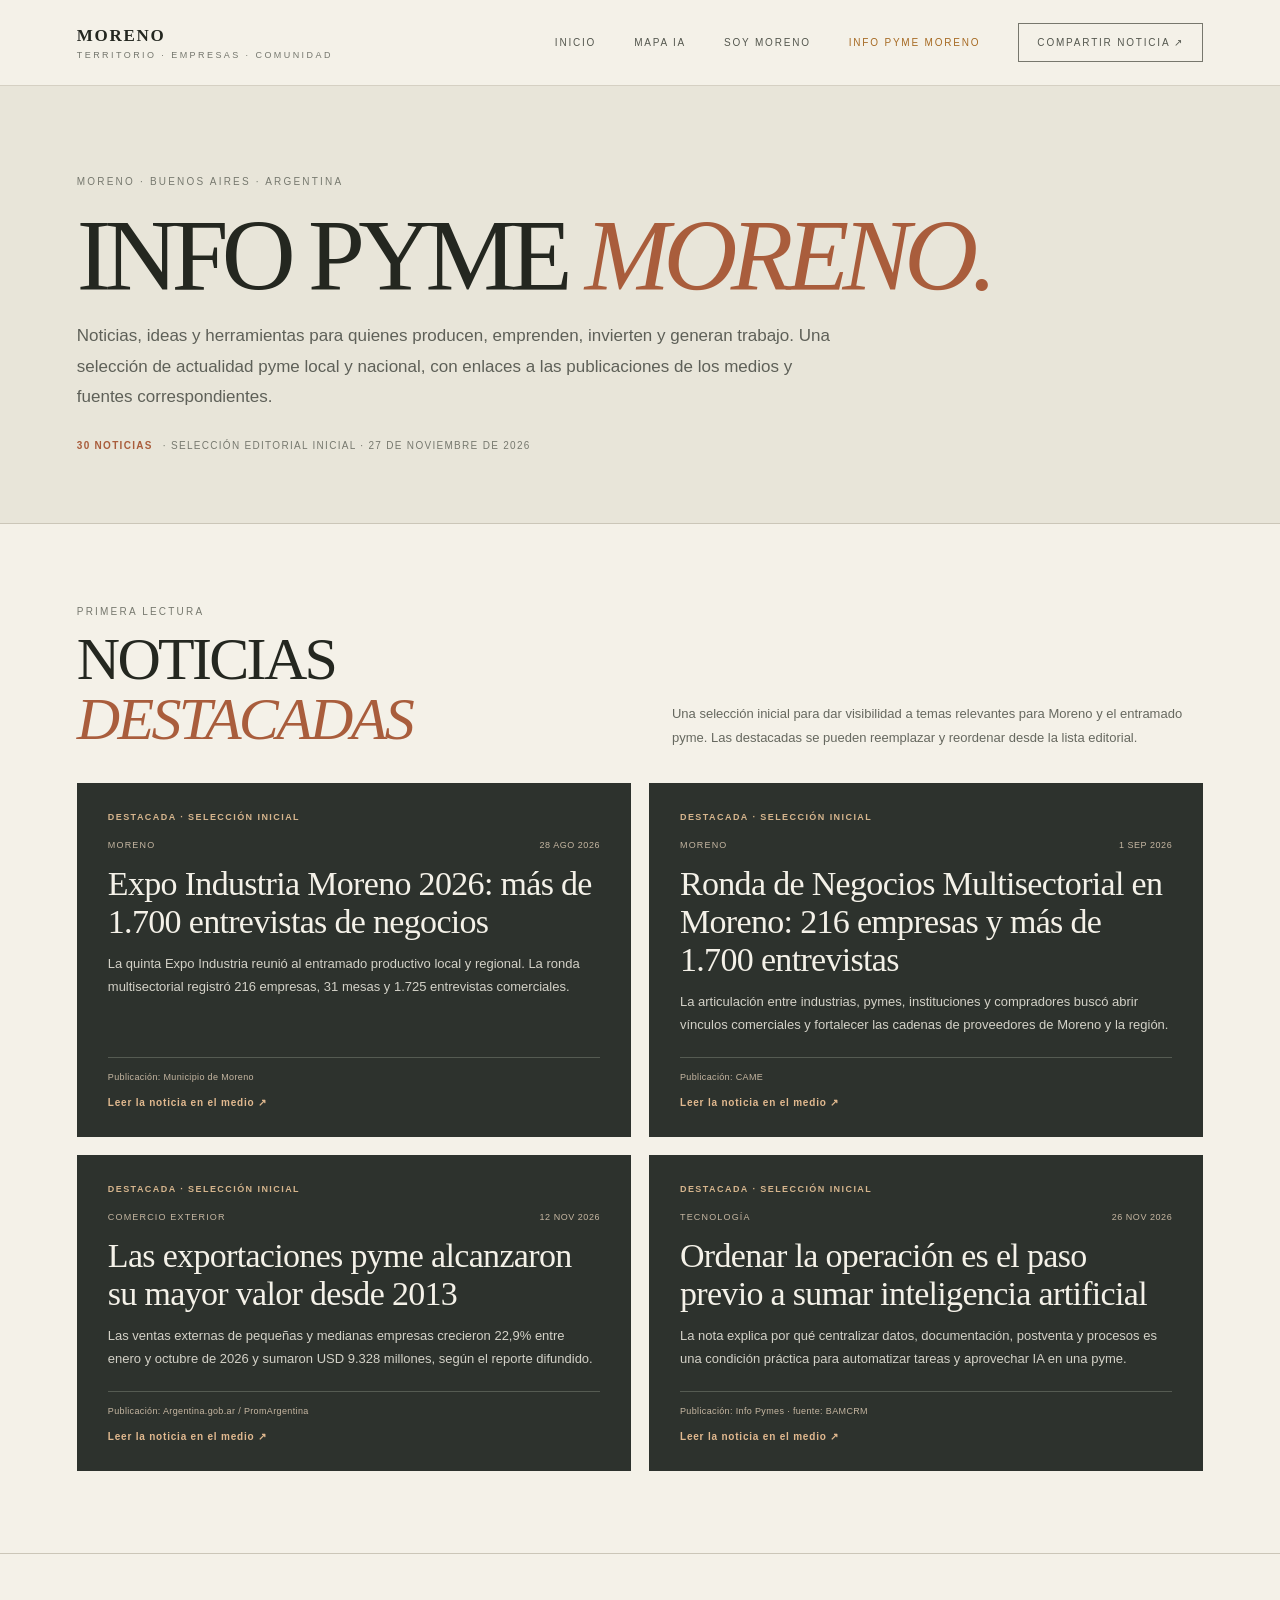
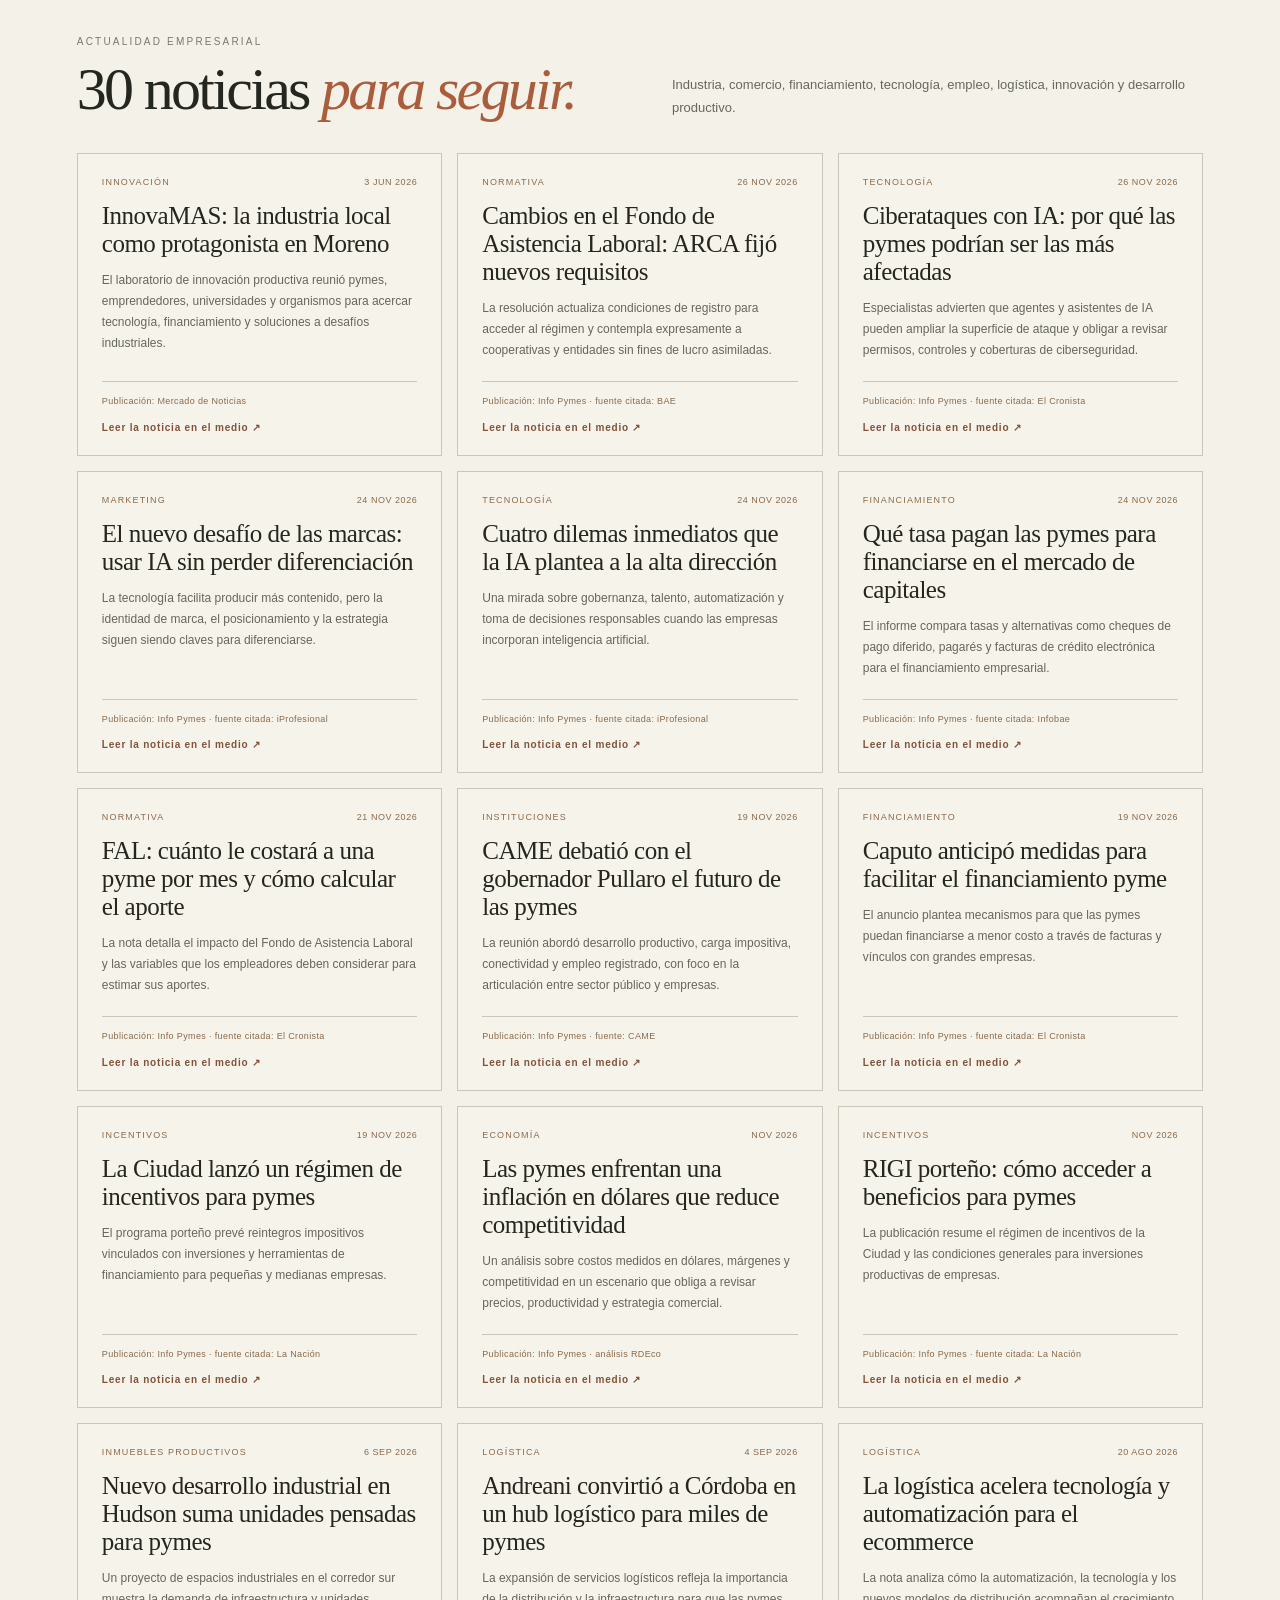
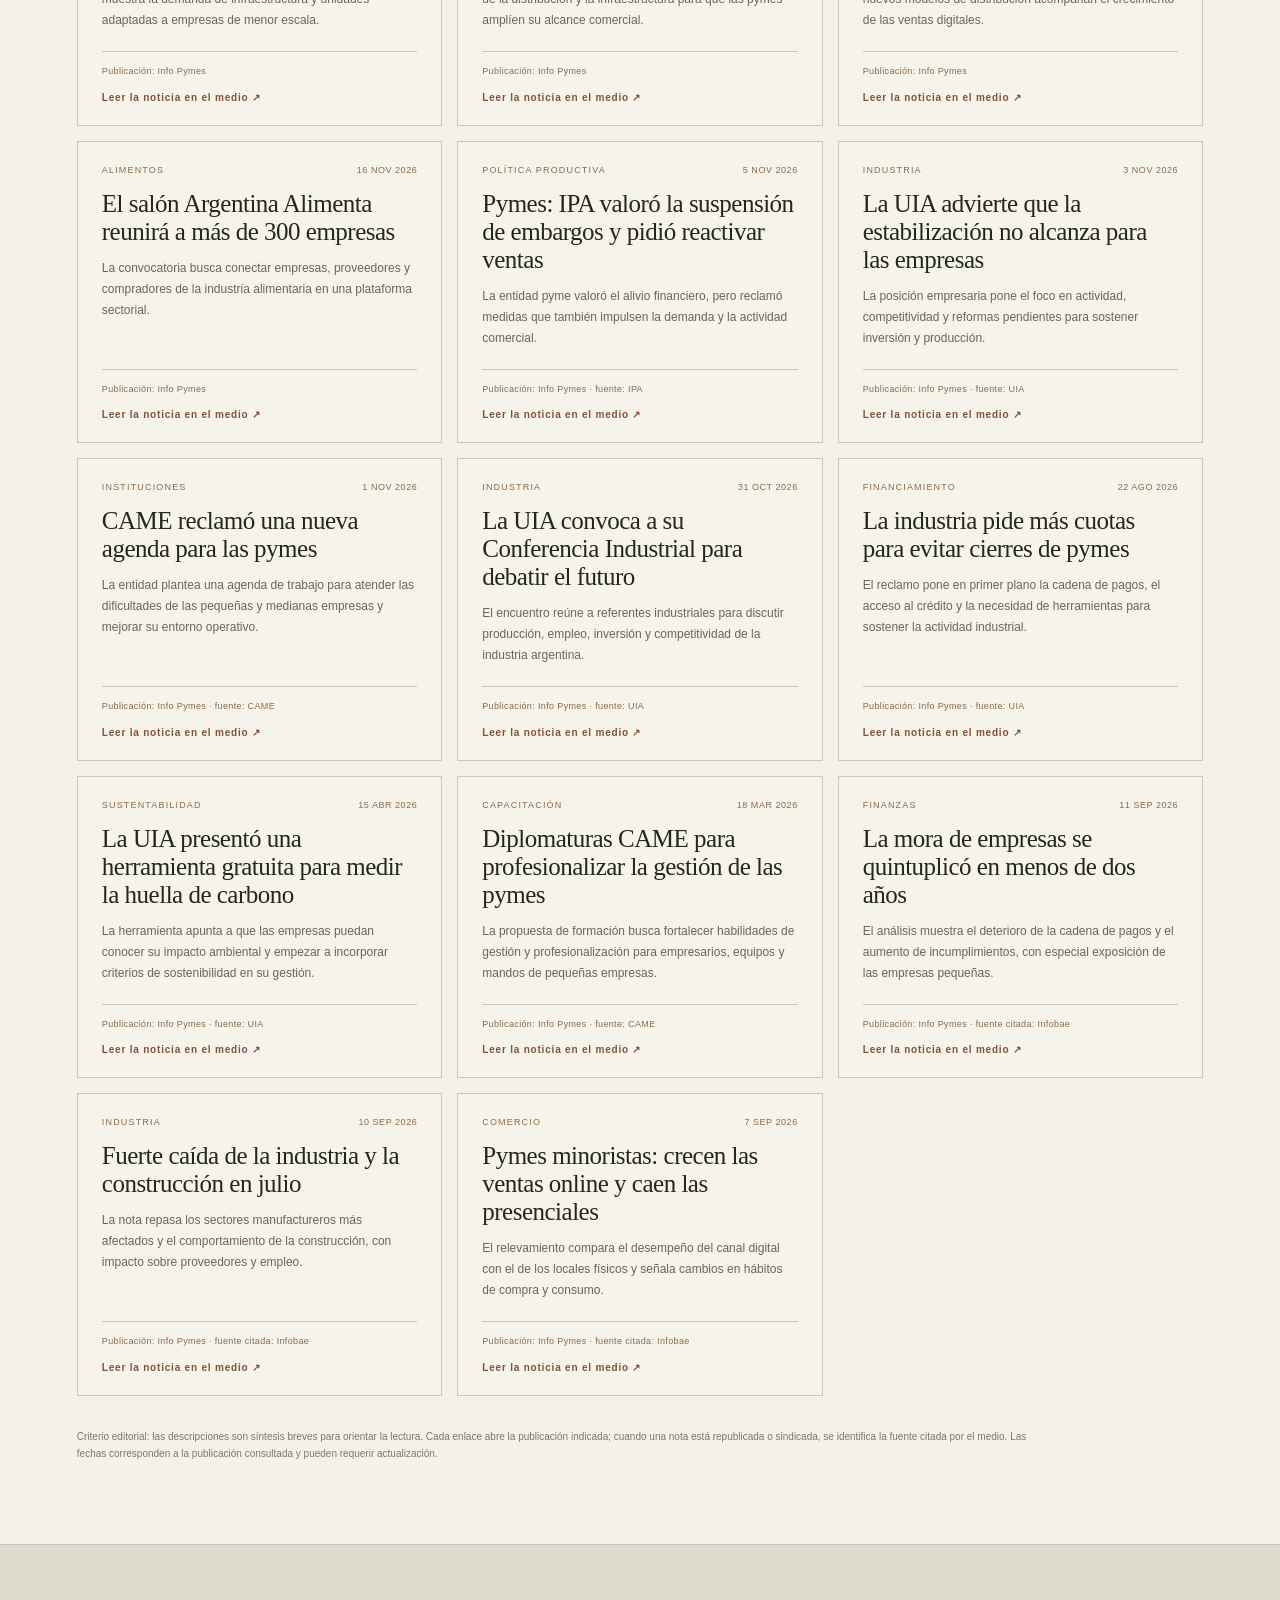
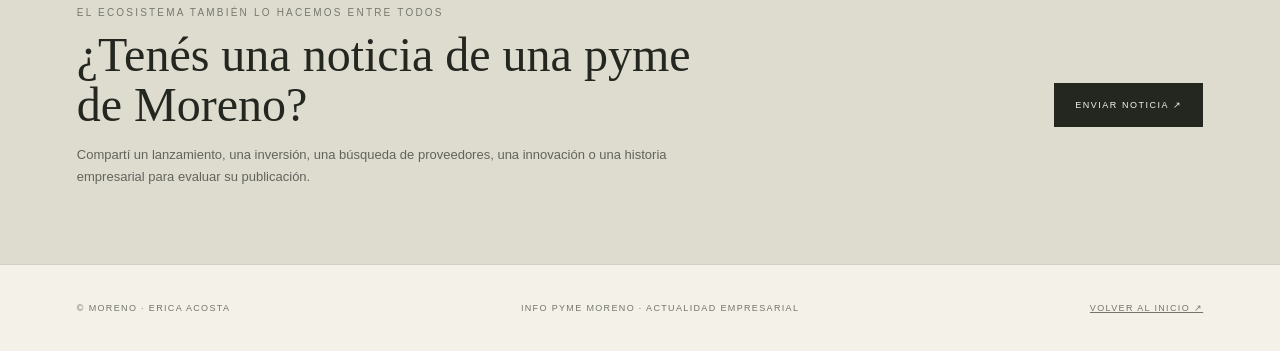
<file: oportunidades/index.html>
<!doctype html>
<html lang="es-AR">
<head>
<meta charset="utf-8">
<meta name="viewport" content="width=device-width,initial-scale=1">
<title>INFO PYME MORENO | Noticias para empresas y emprendedores</title>
<meta name="description" content="Noticias para pymes, comercios, industrias y emprendedores de Moreno y Argentina. Información sobre negocios, financiamiento, tecnología, producción y empleo.">
<meta property="og:type" content="website">
<meta property="og:locale" content="es_AR">
<meta property="og:title" content="INFO PYME MORENO">
<meta property="og:description" content="Actualidad, negocios y herramientas para las pymes de Moreno y alrededores.">
<meta property="og:image" content="https://leandrocuellarok-netizen.github.io/morenodesarrollos/ERICA%20ACOSTA-%20VILANOVA%20GROUP.jpg">
<meta property="og:image:alt" content="INFO PYME MORENO, portal editorial de actualidad para empresas y emprendedores.">
<meta name="twitter:card" content="summary_large_image">
<meta name="twitter:title" content="INFO PYME MORENO">
<meta name="twitter:description" content="Noticias, ideas y herramientas para pymes, comercios, industrias y emprendedores de Moreno y Argentina.">
<link rel="canonical" href="https://leandrocuellarok-netizen.github.io/morenodesarrollos/oportunidades/">
<link rel="stylesheet" href="../assets/css/erica.css">
<script defer src="../assets/js/site-navigation.js"></script>
</head>
<body class="pyme-news-page">
<a class="skip-link" href="#main-content">Saltar al contenido principal</a>
<header class="site-header">
<a class="brand" href="../">MORENO<small>TERRITORIO · EMPRESAS · COMUNIDAD</small></a>
<button class="mobile-menu" type="button" aria-controls="primary-navigation" aria-expanded="false" aria-label="Abrir menú de navegación"><span class="mobile-menu-icon" aria-hidden="true">☰</span><span class="mobile-menu-label">Menú</span></button>
<nav class="nav" id="primary-navigation" aria-label="Navegación principal">
<a href="../">Inicio</a><a href="../mapa-ia/">Mapa IA</a><a href="../erica-acosta/">SOY MORENO</a><a class="active" aria-current="page" href="./">INFO PYME MORENO</a><a class="nav-cta" href="https://wa.me/5491141671674?text=Hola%20Erica%2C%20quiero%20compartir%20una%20noticia%20pyme%20de%20Moreno." target="_blank" rel="noopener noreferrer">Compartir noticia ↗</a>
</nav>
</header>
<main id="main-content" tabindex="-1">
<section class="pyme-news-hero">
<div class="wrap pyme-news-hero-inner">
<div class="eyebrow">MORENO · BUENOS AIRES · ARGENTINA</div>
<h1>INFO PYME <em class="serif">MORENO.</em></h1>
<p>Noticias, ideas y herramientas para quienes producen, emprenden, invierten y generan trabajo. Una selección de actualidad pyme local y nacional, con enlaces a las publicaciones de los medios y fuentes correspondientes.</p>
<div class="pyme-news-count"><strong id="pyme-total-count">30 noticias</strong><span>· Selección editorial inicial · 27 de noviembre de 2026</span></div>
</div>
</section>
<section class="pyme-featured-section">
<div class="wrap">
<div class="pyme-section-heading"><div><div class="eyebrow">PRIMERA LECTURA</div><h2>NOTICIAS <em class="serif">DESTACADAS</em></h2></div><p>Una selección inicial para dar visibilidad a temas relevantes para Moreno y el entramado pyme. Las destacadas se pueden reemplazar y reordenar desde la lista editorial.</p></div>
<div class="pyme-featured-grid" id="pyme-featured"></div>
</div>
</section>
<section class="pyme-all-news-section">
<div class="wrap">
<div class="pyme-section-heading pyme-all-heading"><div><div class="eyebrow">ACTUALIDAD EMPRESARIAL</div><h2>30 noticias <em class="serif">para seguir.</em></h2></div><p>Industria, comercio, financiamiento, tecnología, empleo, logística, innovación y desarrollo productivo.</p></div>
<div class="pyme-news-grid" id="pyme-news-grid"></div>
<p class="pyme-editorial-note">Criterio editorial: las descripciones son síntesis breves para orientar la lectura. Cada enlace abre la publicación indicada; cuando una nota está republicada o sindicada, se identifica la fuente citada por el medio. Las fechas corresponden a la publicación consultada y pueden requerir actualización.</p>
</div>
</section>
<section class="pyme-contribute-band">
<div class="wrap pyme-contribute-inner"><div><div class="eyebrow">EL ECOSISTEMA TAMBIÉN LO HACEMOS ENTRE TODOS</div><h2>¿Tenés una noticia de una pyme de Moreno?</h2><p>Compartí un lanzamiento, una inversión, una búsqueda de proveedores, una innovación o una historia empresarial para evaluar su publicación.</p></div><a class="button dark" href="https://wa.me/5491141671674?text=Hola%20Erica%2C%20quiero%20compartir%20una%20noticia%20pyme%20de%20Moreno." target="_blank" rel="noopener noreferrer">Enviar noticia ↗</a></div>
</section>
</main>
<footer class="site-footer"><span>© MORENO · Erica Acosta</span><span>INFO PYME MORENO · Actualidad empresarial</span><a href="../">Volver al inicio ↗</a></footer>
<script>
const pymeNews=[{"title":"Expo Industria Moreno 2026: más de 1.700 entrevistas de negocios","date":"28 ago 2026","source":"Municipio de Moreno","url":"https://moreno.gob.ar/noticia-detalle.php?id=7157","category":"Moreno","featured":true,"summary":"La quinta Expo Industria reunió al entramado productivo local y regional. La ronda multisectorial registró 216 empresas, 31 mesas y 1.725 entrevistas comerciales."},{"title":"Ronda de Negocios Multisectorial en Moreno: 216 empresas y más de 1.700 entrevistas","date":"1 sep 2026","source":"CAME","url":"https://vvv.came.org.ar/novedades/574311128/ronda-de-negocios-multisectorial-en-moreno-participaron-216-empresas-y-se-generaron-mas-de-1700-entrevistas","category":"Moreno","featured":true,"summary":"La articulación entre industrias, pymes, instituciones y compradores buscó abrir vínculos comerciales y fortalecer las cadenas de proveedores de Moreno y la región."},{"title":"InnovaMAS: la industria local como protagonista en Moreno","date":"3 jun 2026","source":"Mercado de Noticias","url":"https://mercadodenoticias.com.ar/morenola-industria-local-protagonista-de-la-2-edicion-de-innovamas/","category":"Innovación","featured":false,"summary":"El laboratorio de innovación productiva reunió pymes, emprendedores, universidades y organismos para acercar tecnología, financiamiento y soluciones a desafíos industriales."},{"title":"Las exportaciones pyme alcanzaron su mayor valor desde 2013","date":"12 nov 2026","source":"Argentina.gob.ar / PromArgentina","url":"https://www.argentina.ar/novedades/las-pymes-logran-un-record-exportador-en-13-anos","category":"Comercio exterior","featured":true,"summary":"Las ventas externas de pequeñas y medianas empresas crecieron 22,9% entre enero y octubre de 2026 y sumaron USD 9.328 millones, según el reporte difundido."},{"title":"Cambios en el Fondo de Asistencia Laboral: ARCA fijó nuevos requisitos","date":"26 nov 2026","source":"Info Pymes · fuente citada: BAE","url":"https://www.infopymes.com.ar/cambios-en-el-fondo-de-asistencia-laboral-para-pymes-arca-fijo-nuevos-requisitos/","category":"Normativa","featured":false,"summary":"La resolución actualiza condiciones de registro para acceder al régimen y contempla expresamente a cooperativas y entidades sin fines de lucro asimiladas."},{"title":"Ordenar la operación es el paso previo a sumar inteligencia artificial","date":"26 nov 2026","source":"Info Pymes · fuente: BAMCRM","url":"https://www.infopymes.com.ar/ordenar-la-operacion-es-el-paso-previo-a-sumar-inteligencia-artificial/","category":"Tecnología","featured":true,"summary":"La nota explica por qué centralizar datos, documentación, postventa y procesos es una condición práctica para automatizar tareas y aprovechar IA en una pyme."},{"title":"Ciberataques con IA: por qué las pymes podrían ser las más afectadas","date":"26 nov 2026","source":"Info Pymes · fuente citada: El Cronista","url":"https://www.infopymes.com.ar/ciberataques-con-ia-por-que-las-pymes-serian-las-mas-afectadas-y-que-pedirian-las-aseguradoras/","category":"Tecnología","featured":false,"summary":"Especialistas advierten que agentes y asistentes de IA pueden ampliar la superficie de ataque y obligar a revisar permisos, controles y coberturas de ciberseguridad."},{"title":"El nuevo desafío de las marcas: usar IA sin perder diferenciación","date":"24 nov 2026","source":"Info Pymes · fuente citada: iProfesional","url":"https://www.infopymes.com.ar/el-nuevo-desafio-de-las-marcas-como-usar-la-ia-para-diferenciarse-y-no-parecerse-al-resto/","category":"Marketing","featured":false,"summary":"La tecnología facilita producir más contenido, pero la identidad de marca, el posicionamiento y la estrategia siguen siendo claves para diferenciarse."},{"title":"Cuatro dilemas inmediatos que la IA plantea a la alta dirección","date":"24 nov 2026","source":"Info Pymes · fuente citada: iProfesional","url":"https://www.infopymes.com.ar/cuatro-dilemas-inmediatos-que-la-ia-le-plantea-a-la-alta-direccion/","category":"Tecnología","featured":false,"summary":"Una mirada sobre gobernanza, talento, automatización y toma de decisiones responsables cuando las empresas incorporan inteligencia artificial."},{"title":"Qué tasa pagan las pymes para financiarse en el mercado de capitales","date":"24 nov 2026","source":"Info Pymes · fuente citada: Infobae","url":"https://www.infopymes.com.ar/que-tasa-pagan-las-pymes-para-financiarse-en-el-mercado-de-capitales/","category":"Financiamiento","featured":false,"summary":"El informe compara tasas y alternativas como cheques de pago diferido, pagarés y facturas de crédito electrónica para el financiamiento empresarial."},{"title":"FAL: cuánto le costará a una pyme por mes y cómo calcular el aporte","date":"21 nov 2026","source":"Info Pymes · fuente citada: El Cronista","url":"https://www.infopymes.com.ar/fal-cuanto-le-costara-a-una-pyme-por-mes-y-como-calcular-el-aporte-por-empleado/","category":"Normativa","featured":false,"summary":"La nota detalla el impacto del Fondo de Asistencia Laboral y las variables que los empleadores deben considerar para estimar sus aportes."},{"title":"CAME debatió con el gobernador Pullaro el futuro de las pymes","date":"19 nov 2026","source":"Info Pymes · fuente: CAME","url":"https://www.infopymes.com.ar/came-debatio-con-el-gobernador-pullaro-el-futuro-de-las-pymes/","category":"Instituciones","featured":false,"summary":"La reunión abordó desarrollo productivo, carga impositiva, conectividad y empleo registrado, con foco en la articulación entre sector público y empresas."},{"title":"Caputo anticipó medidas para facilitar el financiamiento pyme","date":"19 nov 2026","source":"Info Pymes · fuente citada: El Cronista","url":"https://www.infopymes.com.ar/caputo-anticipo-ante-las-pymes-medidas-para-el-financiamiento-como-ve-el-futuro-del-tipo-de-cambio/","category":"Financiamiento","featured":false,"summary":"El anuncio plantea mecanismos para que las pymes puedan financiarse a menor costo a través de facturas y vínculos con grandes empresas."},{"title":"La Ciudad lanzó un régimen de incentivos para pymes","date":"19 nov 2026","source":"Info Pymes · fuente citada: La Nación","url":"https://www.infopymes.com.ar/la-ciudad-lanzo-un-regimen-de-incentivos-para-pymes-reintegrara-el-25-de-inversiones-a-traves-de-ingresos-brutos/","category":"Incentivos","featured":false,"summary":"El programa porteño prevé reintegros impositivos vinculados con inversiones y herramientas de financiamiento para pequeñas y medianas empresas."},{"title":"Las pymes enfrentan una inflación en dólares que reduce competitividad","date":"nov 2026","source":"Info Pymes · análisis RDEco","url":"https://www.infopymes.com.ar/rdeco-las-pymes-enfrentan-una-inflacion-en-dolares-que-reduce-su-competitividad-y-deteriora-la-rentabilidad/","category":"Economía","featured":false,"summary":"Un análisis sobre costos medidos en dólares, márgenes y competitividad en un escenario que obliga a revisar precios, productividad y estrategia comercial."},{"title":"RIGI porteño: cómo acceder a beneficios para pymes","date":"nov 2026","source":"Info Pymes · fuente citada: La Nación","url":"https://www.infopymes.com.ar/rigi-porteno-para-pymes-como-lograr-una-rebaja-del-25-en-ingresos-brutos/","category":"Incentivos","featured":false,"summary":"La publicación resume el régimen de incentivos de la Ciudad y las condiciones generales para inversiones productivas de empresas."},{"title":"Nuevo desarrollo industrial en Hudson suma unidades pensadas para pymes","date":"6 sep 2026","source":"Info Pymes","url":"https://www.infopymes.com.ar/nuevo-desarrollo-industrial-en-hudson-el-corredor-sur-suma-51-unidades-pensadas-para-pymes/","category":"Inmuebles productivos","featured":false,"summary":"Un proyecto de espacios industriales en el corredor sur muestra la demanda de infraestructura y unidades adaptadas a empresas de menor escala."},{"title":"Andreani convirtió a Córdoba en un hub logístico para miles de pymes","date":"4 sep 2026","source":"Info Pymes","url":"https://www.infopymes.com.ar/andreani-convirtio-a-cordoba-en-el-hub-logistico-del-interior-y-ya-trabaja-con-mas-de-20-000-pymes/","category":"Logística","featured":false,"summary":"La expansión de servicios logísticos refleja la importancia de la distribución y la infraestructura para que las pymes amplíen su alcance comercial."},{"title":"La logística acelera tecnología y automatización para el ecommerce","date":"20 ago 2026","source":"Info Pymes","url":"https://www.infopymes.com.ar/la-logistica-acelera-el-uso-de-tecnologia-automatizacion-y-modelos-uberizados-para-sostener-el-boom-del-ecommerce/","category":"Logística","featured":false,"summary":"La nota analiza cómo la automatización, la tecnología y los nuevos modelos de distribución acompañan el crecimiento de las ventas digitales."},{"title":"El salón Argentina Alimenta reunirá a más de 300 empresas","date":"16 nov 2026","source":"Info Pymes","url":"https://www.infopymes.com.ar/la-primera-edicion-del-salon-argentina-alimenta-reunira-a-mas-de-300-empresas/","category":"Alimentos","featured":false,"summary":"La convocatoria busca conectar empresas, proveedores y compradores de la industria alimentaria en una plataforma sectorial."},{"title":"Pymes: IPA valoró la suspensión de embargos y pidió reactivar ventas","date":"5 nov 2026","source":"Info Pymes · fuente: IPA","url":"https://www.infopymes.com.ar/pymes-ipa-valoro-la-suspension-de-embargos-pero-solicito-medidas-para-reactivar-las-ventas/","category":"Política productiva","featured":false,"summary":"La entidad pyme valoró el alivio financiero, pero reclamó medidas que también impulsen la demanda y la actividad comercial."},{"title":"La UIA advierte que la estabilización no alcanza para las empresas","date":"3 nov 2026","source":"Info Pymes · fuente: UIA","url":"https://www.infopymes.com.ar/la-advertencia-de-la-uia-al-gobierno-la-estabilizacion-no-alcanza-y-las-empresas-no-pueden-esperar-las-reformas/","category":"Industria","featured":false,"summary":"La posición empresaria pone el foco en actividad, competitividad y reformas pendientes para sostener inversión y producción."},{"title":"CAME reclamó una nueva agenda para las pymes","date":"1 nov 2026","source":"Info Pymes · fuente: CAME","url":"https://www.infopymes.com.ar/came-reclamo-una-nueva-agenda-para-las-pymes-ante-la-falta-de-respuestas-oficiales/","category":"Instituciones","featured":false,"summary":"La entidad plantea una agenda de trabajo para atender las dificultades de las pequeñas y medianas empresas y mejorar su entorno operativo."},{"title":"La UIA convoca a su Conferencia Industrial para debatir el futuro","date":"31 oct 2026","source":"Info Pymes · fuente: UIA","url":"https://www.infopymes.com.ar/la-uia-convoca-a-la-conferencia-industrial-para-debatir-el-futuro-de-la-industria-argentina/","category":"Industria","featured":false,"summary":"El encuentro reúne a referentes industriales para discutir producción, empleo, inversión y competitividad de la industria argentina."},{"title":"La industria pide más cuotas para evitar cierres de pymes","date":"22 ago 2026","source":"Info Pymes · fuente: UIA","url":"https://www.infopymes.com.ar/con-la-cadena-de-pagos-al-limite-la-industria-le-pide-al-gobierno-mas-cuotas-para-evitar-mas-cierres-de-pymes/","category":"Financiamiento","featured":false,"summary":"El reclamo pone en primer plano la cadena de pagos, el acceso al crédito y la necesidad de herramientas para sostener la actividad industrial."},{"title":"La UIA presentó una herramienta gratuita para medir la huella de carbono","date":"15 abr 2026","source":"Info Pymes · fuente: UIA","url":"https://www.infopymes.com.ar/la-uia-presento-una-herramienta-gratuita-para-que-pymes-midan-su-huella-de-carbono/","category":"Sustentabilidad","featured":false,"summary":"La herramienta apunta a que las empresas puedan conocer su impacto ambiental y empezar a incorporar criterios de sostenibilidad en su gestión."},{"title":"Diplomaturas CAME para profesionalizar la gestión de las pymes","date":"18 mar 2026","source":"Info Pymes · fuente: CAME","url":"https://www.infopymes.com.ar/diplomaturas-came-una-oportunidad-para-capacitarte-y-profesionalizar-la-gestion-de-tu-pyme/","category":"Capacitación","featured":false,"summary":"La propuesta de formación busca fortalecer habilidades de gestión y profesionalización para empresarios, equipos y mandos de pequeñas empresas."},{"title":"La mora de empresas se quintuplicó en menos de dos años","date":"11 sep 2026","source":"Info Pymes · fuente citada: Infobae","url":"https://www.infopymes.com.ar/la-mora-de-empresas-se-quintuplico-en-menos-de-2-anos-cuales-son-los-sectores-mas-afectados/","category":"Finanzas","featured":false,"summary":"El análisis muestra el deterioro de la cadena de pagos y el aumento de incumplimientos, con especial exposición de las empresas pequeñas."},{"title":"Fuerte caída de la industria y la construcción en julio","date":"10 sep 2026","source":"Info Pymes · fuente citada: Infobae","url":"https://www.infopymes.com.ar/fuerte-caida-de-la-industria-y-la-construccion-en-julio-cuales-fueron-los-sectores-mas-afectados/","category":"Industria","featured":false,"summary":"La nota repasa los sectores manufactureros más afectados y el comportamiento de la construcción, con impacto sobre proveedores y empleo."},{"title":"Pymes minoristas: crecen las ventas online y caen las presenciales","date":"7 sep 2026","source":"Info Pymes · fuente citada: Infobae","url":"https://www.infopymes.com.ar/los-dos-mundos-de-las-pymes-minoristas-siguen-aumentando-fuertemente-las-ventas-online-y-cayendo-las-presenciales/","category":"Comercio","featured":false,"summary":"El relevamiento compara el desempeño del canal digital con el de los locales físicos y señala cambios en hábitos de compra y consumo."}]
const featuredNews=pymeNews.filter(item=>item.featured);
const regularNews=pymeNews.filter(item=>!item.featured);
function renderNewsCard(item, featured=false){
  const card=document.createElement("article");
  card.className=featured?"pyme-card pyme-card-featured":"pyme-card";
  const tag=featured?'<span class="pyme-featured-tag">DESTACADA · SELECCIÓN INICIAL</span>':'';
  card.innerHTML=tag+'<div class="pyme-card-meta"><span>'+item.category+'</span><time>'+item.date+'</time></div><h3></h3><p></p><div class="pyme-card-source"></div><a class="pyme-read-link" target="_blank" rel="noopener noreferrer">Leer la noticia en el medio ↗</a>';
  card.querySelector("h3").textContent=item.title;
  card.querySelector("p").textContent=item.summary;
  card.querySelector(".pyme-card-source").textContent="Publicación: "+item.source;
  card.querySelector("a").href=item.url;
  return card;
}
const featuredRoot=document.getElementById("pyme-featured");
const newsRoot=document.getElementById("pyme-news-grid");
featuredNews.forEach(item=>featuredRoot.append(renderNewsCard(item,true)));
regularNews.forEach(item=>newsRoot.append(renderNewsCard(item,false)));
document.getElementById("pyme-total-count").textContent=pymeNews.length+" noticias";
</script>
</body>
</html>
</file>
<file: assets/css/erica.css>
:root{--paper:#f1efe5;--paper2:#e8e5d9;--ink:#242622;--muted:#73756d;--line:#c9c8bc;--ochre:#d6a72f;--gold:#efc64b;--rust:#c96535;--sage:#74877f;--blue:#637b80;--serif:Georgia,'Times New Roman',serif;--sans:Inter,'Helvetica Neue',Arial,sans-serif}
*{box-sizing:border-box}html{scroll-behavior:smooth}body{margin:0;background:var(--paper);color:var(--ink);font-family:var(--sans);-webkit-font-smoothing:antialiased}a{color:inherit}img{max-width:100%}.site-header{height:76px;padding:0 clamp(20px,5vw,76px);display:flex;align-items:center;justify-content:space-between;border-bottom:1px solid var(--line);background:#f1efe5ed;position:sticky;top:0;z-index:1000;backdrop-filter:blur(12px)}.brand{font:600 15px var(--serif);letter-spacing:.06em;text-decoration:none}.brand small{display:block;font:9px var(--sans);letter-spacing:.23em;color:var(--muted);margin-top:4px}.nav{display:flex;gap:clamp(14px,3vw,38px);align-items:center}.nav a{text-decoration:none;text-transform:uppercase;font-size:10px;letter-spacing:.15em;color:#55584f}.nav a:hover,.nav a.active{color:#a76b24}.nav .nav-cta{border:1px solid var(--ink);padding:11px 15px}.eyebrow{font-size:10px;letter-spacing:.22em;text-transform:uppercase;color:#77796f}.serif{font-family:var(--serif)}.wrap{width:min(1220px,90vw);margin:auto}.hero{min-height:690px;display:grid;grid-template-columns:1.03fr .97fr;align-items:center;gap:4vw;padding:70px 0 80px}.hero h1{font:400 clamp(52px,7.4vw,100px)/.94 var(--serif);letter-spacing:-.055em;margin:25px 0}.hero h1 em{font-weight:400;color:#a66c2b}.hero-copy{font:17px/1.7 var(--serif);max-width:540px;color:#55584f}.hero-actions{display:flex;gap:12px;flex-wrap:wrap;margin-top:30px}.button{display:inline-flex;align-items:center;gap:18px;padding:15px 19px;text-decoration:none;text-transform:uppercase;letter-spacing:.14em;font-size:10px;border:1px solid var(--ink);transition:.2s}.button.dark{background:var(--ink);color:var(--paper)}.button:hover{transform:translateY(-2px);background:var(--ochre);color:var(--ink);border-color:var(--ochre)}.art-panel{position:relative;min-height:510px;background:#dedbce;overflow:hidden;border:1px solid #bdbbae}.art-panel:before{content:'';position:absolute;width:75%;height:76%;border-radius:50% 50% 0 0;background:#75858a;left:-10%;bottom:8%;opacity:.85}.art-panel:after{content:'';position:absolute;inset:0;background:repeating-linear-gradient(0deg,transparent 0 42px,#5b605833 43px,#5b605833 44px),repeating-linear-gradient(90deg,transparent 0 42px,#5b605833 43px,#5b605833 44px);opacity:.5;mix-blend-mode:multiply}.arch{position:absolute;z-index:1;bottom:0;right:14%;width:43%;height:88%;background:#d6a72f;border:7px solid #30332e;display:flex;align-items:flex-end;justify-content:center}.arch:before{content:'';position:absolute;top:-19%;left:0;width:100%;height:20%;background:#c8c6b8;border:7px solid #30332e}.arch:after{content:'';position:absolute;right:-38%;top:10%;width:36%;height:20%;background:#c96535;border:6px solid #30332e}.arch-person{font:10px var(--sans);color:#333;margin-bottom:18%;z-index:2}.tree{position:absolute;z-index:2;left:12%;bottom:12%;width:2px;height:64%;background:#353a35;transform:rotate(4deg)}.tree:before{content:'';position:absolute;left:-92px;top:-45px;width:190px;height:190px;border:2px solid #424a43;border-radius:50%;clip-path:polygon(50% 0,100% 30%,90% 100%,10% 100%,0 30%);opacity:.85}.tree:after{content:'';position:absolute;left:-70px;top:5px;width:140px;height:170px;border-left:1px solid #424a43;border-right:1px solid #424a43;transform:rotate(38deg)}.art-caption{position:absolute;z-index:3;left:22px;bottom:18px;font:italic 12px var(--serif);color:#343832}.section{padding:100px 0;border-top:1px solid var(--line)}.section-heading{display:grid;grid-template-columns:.8fr 1.2fr;gap:8vw;align-items:start;margin-bottom:45px}.section-heading h2{font:400 clamp(38px,5vw,64px)/1 var(--serif);letter-spacing:-.04em;margin:14px 0}.section-heading p{font:17px/1.7 var(--serif);color:#62645c;max-width:570px;margin:10px 0}.three-grid{display:grid;grid-template-columns:repeat(3,1fr);gap:18px}.value-card{border-top:2px solid var(--ink);padding:22px 8px 10px 0}.value-card .num{font:italic 13px var(--serif);color:#a66c2b}.value-card h3{font:400 25px var(--serif);margin:17px 0 10px}.value-card p{font:14px/1.7 var(--sans);color:#66685f}.band{background:#dedbcf;padding:75px 0}.band blockquote{font:400 clamp(30px,4vw,53px)/1.18 var(--serif);max-width:900px;margin:0}.band blockquote em{color:#a66c2b}.map-teaser{display:grid;grid-template-columns:1fr 1fr;gap:5vw;align-items:center}.map-art{min-height:390px;position:relative;overflow:hidden;background-color:#eeece4;background-image:linear-gradient(30deg,transparent 48%,#7d807a 49%,#7d807a 49.4%,transparent 50%),linear-gradient(110deg,transparent 48%,#7d807a 49%,#7d807a 49.4%,transparent 50%),linear-gradient(0deg,transparent 48%,#b7b8ae 49%,#b7b8ae 49.4%,transparent 50%);background-size:115px 100px,150px 140px,72px 75px;border:1px solid var(--line);filter:grayscale(1)}.map-art:after{content:'MORENO';position:absolute;bottom:25px;left:0;right:0;text-align:center;font:500 36px var(--sans);letter-spacing:.35em;color:#252823}.map-dot{position:absolute;width:13px;height:13px;border-radius:50%;background:var(--rust);border:3px solid #f1efe5;box-shadow:0 0 0 1px var(--rust);filter:none}.map-dot.d1{top:30%;left:55%}.map-dot.d2{top:53%;left:31%}.map-dot.d3{top:66%;left:72%}.map-dot.d4{top:23%;left:78%}.map-copy h2{font:400 clamp(42px,5vw,65px)/1 var(--serif);margin:16px 0}.map-copy p{font:16px/1.8 var(--serif);color:#5e6058}.about-preview{display:grid;grid-template-columns:.75fr 1.25fr;gap:8vw;align-items:center}.portrait-placeholder{aspect-ratio:4/5;background:#d9d5c8;border:1px solid var(--line);display:flex;align-items:flex-end;padding:22px;position:relative;overflow:hidden}.portrait-placeholder:before{content:'';position:absolute;width:62%;height:65%;left:19%;bottom:0;background:#b5b6a9;border-radius:48% 48% 0 0}.portrait-placeholder span{z-index:2;font:italic 12px var(--serif)}.about-preview h2{font:400 clamp(40px,5vw,65px)/1 var(--serif);margin:16px 0}.about-preview p{font:16px/1.8 var(--serif);color:#5e6058}.site-footer{padding:34px 5vw;border-top:1px solid var(--line);display:flex;justify-content:space-between;gap:20px;flex-wrap:wrap;font-size:10px;letter-spacing:.12em;text-transform:uppercase;color:#73756d}.page-hero{padding:95px 0 60px}.page-hero h1{font:400 clamp(50px,8vw,96px)/.95 var(--serif);letter-spacing:-.05em;max-width:950px;margin:22px 0}.page-hero p{font:18px/1.7 var(--serif);color:#5e6058;max-width:700px}.map-shell{padding-bottom:65px}.map-toolbar{display:flex;gap:10px;flex-wrap:wrap;margin:15px 0}.map-toolbar input,.map-toolbar select{font:13px var(--sans);padding:12px 14px;background:#f8f6ee;border:1px solid var(--line);color:var(--ink)}.map-layout{display:grid;grid-template-columns:320px 1fr;min-height:660px;border:1px solid var(--line)}.map-sidebar{padding:24px;background:#e8e5d9;overflow:auto;max-height:760px}.map-sidebar h2{font:400 25px var(--serif)}.map-sidebar p{font-size:12px;line-height:1.6;color:#66685f}.map-item{padding:14px 0;border-top:1px solid #c7c4b8;cursor:pointer}.map-item strong{font:400 17px var(--serif);display:block;margin-bottom:5px}.map-item span{font-size:11px;line-height:1.5;color:#66685f}.map-canvas{min-height:660px;filter:grayscale(1) contrast(.94) sepia(.08)}.map-note{font-size:11px;line-height:1.6;color:#77796f;margin:14px 0}.profile-grid{display:grid;grid-template-columns:.8fr 1.2fr;gap:7vw;align-items:start}.profile-visual{min-height:560px;background:#dedbce;position:relative;overflow:hidden;border:1px solid var(--line)}.profile-visual .profile-block{position:absolute;left:22%;bottom:0;width:54%;height:75%;background:#d6a72f;border:6px solid #30332e}.profile-visual .profile-block:after{content:'';position:absolute;right:-45%;top:12%;width:42%;height:25%;background:#c96535;border:5px solid #30332e}.profile-copy p{font:17px/1.8 var(--serif);color:#55584f}.profile-copy h2{font:400 39px/1.05 var(--serif);margin:40px 0 15px}.pillars{display:grid;grid-template-columns:repeat(2,1fr);gap:15px;margin-top:30px}.pillar{padding:18px;border:1px solid var(--line)}.pillar strong{font:400 20px var(--serif)}.pillar p{font:12px/1.6 var(--sans);color:#66685f}.mobile-menu{display:none}
@media(max-width:760px){.site-header{height:auto;min-height:70px;padding:14px 5vw;align-items:flex-start;gap:12px}.nav{gap:12px;flex-wrap:wrap;justify-content:flex-end}.nav a{font-size:8px}.nav .nav-cta{padding:8px}.hero{grid-template-columns:1fr;padding:65px 0;gap:30px}.art-panel{min-height:420px}.section{padding:70px 0}.section-heading,.map-teaser,.about-preview,.profile-grid{grid-template-columns:1fr;gap:25px}.three-grid{grid-template-columns:1fr}.map-layout{grid-template-columns:1fr}.map-sidebar{max-height:300px}.map-canvas{min-height:480px}.page-hero{padding:65px 0 35px}.profile-visual{min-height:400px}.pillars{grid-template-columns:1fr}.site-footer{flex-direction:column}}


/* --- Editorial architectural redesign / November 2026 --- */
:root{--paper:#f4f1e8;--paper2:#e9e4d7;--ink:#242720;--muted:#74766d;--line:#cbc6b8;--ochre:#b78a3c;--rust:#a95d3c;--sage:#74847a;--serif:"Iowan Old Style",Baskerville,Georgia,serif;--sans:"Avenir Next",Avenir,Arial,sans-serif}
body{background:var(--paper);color:var(--ink)}
.site-header{height:86px;padding-inline:clamp(22px,6vw,104px);background:rgba(244,241,232,.94);border-color:#d5d0c3}
.brand{font-size:17px;letter-spacing:.1em}.brand small{font-size:8px;letter-spacing:.27em}
.nav a{font-size:9px;letter-spacing:.18em}.nav .nav-cta{padding:13px 18px;border-color:#77776d}
.wrap{width:min(1280px,88vw)}
.hero{min-height:760px;grid-template-columns:.88fr 1.12fr;gap:5vw;padding:75px 0 96px}
.hero .eyebrow:before,.page-hero .eyebrow:before{content:"";display:inline-block;width:34px;height:1px;background:var(--rust);vertical-align:middle;margin:0 12px 3px 0}
.hero h1{font-size:clamp(56px,7vw,94px);line-height:.93;letter-spacing:-.065em;margin:30px 0 25px;max-width:660px}
.hero h1 em{color:var(--rust);font-style:italic}
.hero-copy{font-family:var(--sans);font-size:15px;line-height:1.85;max-width:500px;color:#66675e}
.hero-actions{margin-top:34px;gap:14px}
.button{font-size:9px;letter-spacing:.17em;padding:16px 20px;border-color:#8d8b80}
.button.dark{background:var(--ink);border-color:var(--ink)}
.button:hover{background:var(--rust);border-color:var(--rust);color:#fff}
.art-panel{min-height:600px;border:0;background:#e7e1d3;overflow:hidden;isolation:isolate}
.art-panel:before{content:"";position:absolute;inset:0;width:auto;height:auto;left:0;bottom:0;border-radius:0;background:linear-gradient(180deg,#e7e1d3 0%,#e2ddcf 70%,#d6d0c0 100%);opacity:1}
.art-panel:after{content:"";position:absolute;inset:0;background:repeating-linear-gradient(0deg,transparent 0 31px,#77796c18 32px,#77796c18 33px),repeating-linear-gradient(90deg,transparent 0 31px,#77796c18 32px,#77796c18 33px);opacity:.4;mix-blend-mode:multiply}
.art-panel .architecture-drawing{position:absolute;z-index:2;inset:0;width:100%;height:100%}
.art-caption{left:28px;bottom:23px;font-size:12px;letter-spacing:.04em;color:#4f5148}
.art-index{position:absolute;z-index:3;right:24px;top:22px;font:italic 12px var(--serif);color:#6e7066}
.section{padding:112px 0;border-color:#d5d0c3}
.section-heading{grid-template-columns:.85fr 1.15fr;gap:9vw;margin-bottom:58px}
.section-heading h2,.map-copy h2,.about-preview h2{font-size:clamp(42px,5.2vw,70px);line-height:.98;letter-spacing:-.055em}
.section-heading h2 em,.about-preview h2 em{color:var(--rust)}
.section-heading p{font:15px/1.9 var(--sans);color:#66675e}
.three-grid{gap:30px}
.value-card{border-top:1px solid #88877b;padding:24px 16px 12px 0;position:relative}
.value-card:before{content:"";position:absolute;top:-3px;left:0;width:44px;height:4px;background:var(--rust)}
.value-card .num{font:italic 12px var(--serif);letter-spacing:.04em;color:var(--rust)}
.value-card h3{font-size:27px;line-height:1.1;max-width:290px;margin:22px 0 14px}
.value-card p{font:13px/1.85 var(--sans);color:#66675e;max-width:340px}
.band{background:#e5dfd1;padding:95px 0;position:relative;overflow:hidden}
.band:after{content:"MORENO";position:absolute;right:-25px;bottom:-55px;font:italic 180px var(--serif);color:#bdb6a544;letter-spacing:-.08em}
.band blockquote{font-size:clamp(34px,4.5vw,58px);line-height:1.12;max-width:950px;position:relative;z-index:1}
.band blockquote em{color:var(--rust)}
.map-teaser{grid-template-columns:1.08fr .92fr;gap:7vw}
.map-art{min-height:460px;border:0;background-color:#ece9df;background-image:linear-gradient(32deg,transparent 48.8%,#888a801f 49%,#888a801f 49.5%,transparent 50%),linear-gradient(112deg,transparent 48.8%,#888a801f 49%,#888a801f 49.5%,transparent 50%),linear-gradient(0deg,transparent 48.8%,#888a801f 49%,#888a801f 49.5%,transparent 50%);background-size:130px 115px,170px 155px,82px 90px}
.map-art:before{content:"";position:absolute;inset:9% 15%;border:1px solid #77796c;border-radius:48% 40% 45% 38%;transform:rotate(-18deg);clip-path:polygon(10% 0,88% 5%,100% 30%,88% 90%,40% 100%,0 60%)}
.map-art:after{content:"MORENO";font:italic 31px var(--serif);letter-spacing:.32em;color:#5e6158;bottom:24px}
.map-dot{background:var(--rust);border-color:#ece9df;box-shadow:0 0 0 1px var(--rust)}
.map-copy h2{margin:22px 0}
.map-copy p,.about-preview p{font:15px/1.9 var(--sans);color:#66675e}
.portrait-placeholder{background:#e1dbce;border:0;min-height:520px}
.portrait-placeholder:before{display:none}
.portrait-placeholder span{position:relative;z-index:2;letter-spacing:.12em;font:9px var(--sans)}
.about-preview{grid-template-columns:.78fr 1.22fr;gap:9vw}
.about-preview h2{margin:22px 0}
.site-footer{padding:38px 6vw;border-color:#d5d0c3;font-size:9px;letter-spacing:.15em}
.page-hero{padding:110px 0 70px}
.page-hero h1{font-size:clamp(54px,7.4vw,92px);line-height:.96;letter-spacing:-.06em}
.page-hero h1 em{color:var(--rust)}
.page-hero p{font:16px/1.9 var(--sans);color:#66675e}
.map-layout{border:1px solid #cbc6b8}
.map-sidebar{background:#e9e4d7}
.map-canvas{filter:grayscale(1) sepia(.12) contrast(.94)}
.profile-visual{background:#e5dfd1}
.profile-copy p{font:15px/1.9 var(--sans)}
.pillar{border-color:#c9c3b6;padding:22px}
.pillar strong{font-size:22px}
@media(max-width:760px){
 .site-header{padding:15px 5vw;align-items:center}
 .brand{font-size:14px}.nav{gap:9px 13px}.nav a{font-size:8px}
 .hero{min-height:0;grid-template-columns:1fr;padding:62px 0 70px;gap:35px}
 .hero h1{font-size:clamp(52px,13vw,76px)}
 .art-panel{min-height:430px}
 .section{padding:76px 0}
 .section-heading,.map-teaser,.about-preview,.profile-grid{grid-template-columns:1fr;gap:28px}
 .three-grid{grid-template-columns:1fr;gap:25px}
 .map-art{min-height:340px}
 .page-hero{padding:72px 0 45px}
 .page-hero h1{font-size:clamp(48px,12vw,72px)}
 .band{padding:70px 0}
 .band:after{font-size:100px}
 .portrait-placeholder{min-height:0;aspect-ratio:4/5}
}
@media(prefers-reduced-motion:reduce){html{scroll-behavior:auto}*,*:before,*:after{transition:none!important;animation:none!important}}


/* Mapa IA: controles de evidencia, leyenda y estados accesibles */
.map-toolbar{align-items:center;gap:9px}
.map-toolbar input{min-width:250px;flex:1}
.map-toolbar select{max-width:245px}
.map-toolbar input:focus-visible,.map-toolbar select:focus-visible,.map-reset:focus-visible,.map-item:focus-visible{outline:2px solid var(--rust);outline-offset:3px}
.map-reset{font:9px var(--sans);letter-spacing:.12em;text-transform:uppercase;padding:13px 15px;border:1px solid #8d8b80;background:transparent;color:var(--ink);cursor:pointer}
.map-reset:hover{background:var(--ink);color:var(--paper)}
.map-legend{display:flex;align-items:center;flex-wrap:wrap;gap:13px 24px;padding:12px 15px;margin:12px 0 18px;border-top:1px solid var(--line);border-bottom:1px solid var(--line);font:10px var(--sans);letter-spacing:.05em;color:#62645c}
.map-legend>span{display:inline-flex;align-items:center;gap:8px}
.legend-dot{display:inline-block;width:9px;height:9px;border-radius:50%;background:#596e70}
.documented-dot{background:#52756d}
.hypothesis-dot{background:#c28e2e}
.boundary-state{margin-left:auto;color:#77796f;font-style:italic}
.map-item{display:block;width:100%;text-align:left;font:inherit;color:inherit;background:transparent;border:0;border-top:1px solid #c7c4b8;padding:15px 4px 15px 0;cursor:pointer}
.map-item:hover{background:#ded9cb;padding-left:9px}
.map-item strong{font:400 17px var(--serif);display:block;margin-bottom:5px}
.map-item span{font:11px/1.55 var(--sans);color:#66685f;display:block}
.map-loading,.map-fallback{padding:25px;font:14px/1.7 var(--sans);color:#686a61}
.map-fallback{max-width:420px;margin:40px auto}
.map-note{max-width:1050px}
@media(max-width:760px){
 .map-toolbar{align-items:stretch}
 .map-toolbar input,.map-toolbar select,.map-reset{width:100%;max-width:none;min-width:0}
 .map-legend{gap:10px 16px}
 .boundary-state{margin-left:0;width:100%}
 .map-item{padding:14px 3px}
}


/* Sobre Erica: proceso de desarrollo inmobiliario en cinco pilares */
.process-intro{display:grid;grid-template-columns:1fr 1fr;gap:8vw;align-items:end;margin:20px 0 42px}
.process-intro h2{font:400 clamp(38px,4.8vw,62px)/.98 var(--serif);letter-spacing:-.05em;margin:0;max-width:620px}
.process-intro p{font:14px/1.85 var(--sans);color:#66675e;max-width:530px;margin:0 0 4px}
.process-grid{display:grid;grid-template-columns:repeat(5,minmax(0,1fr));gap:14px}
.process-card{padding:19px 15px 18px 0;border-top:1px solid #88877b;position:relative}
.process-card:before{content:"";position:absolute;top:-2px;left:0;width:35px;height:3px;background:var(--rust)}
.process-card span{font:italic 10px var(--serif);letter-spacing:.11em;color:var(--rust)}
.process-card h3{font:400 21px/1.08 var(--serif);margin:19px 0 11px}
.process-card p{font:12px/1.75 var(--sans);color:#66675e;margin:0}
.process-note{font:11px/1.7 var(--sans);color:#77796f;margin-top:25px;max-width:900px}
@media(max-width:900px){.process-grid{grid-template-columns:repeat(3,minmax(0,1fr))}}
@media(max-width:760px){.process-intro{grid-template-columns:1fr;gap:18px}.process-grid{grid-template-columns:1fr 1fr;gap:20px 14px}.process-card h3{font-size:19px}}
@media(max-width:420px){.process-grid{grid-template-columns:1fr}}

/* Accesibilidad y consulta alternativa del Mapa IA */
.map-item:focus-visible{outline:2px solid var(--rust);outline-offset:3px;position:relative;z-index:1}
.map-item a{display:inline-block;margin-top:8px;font:10px var(--sans);letter-spacing:.04em;color:#80533a;text-underline-offset:3px}
.map-item a:focus-visible{outline:2px solid var(--rust);outline-offset:3px}
.map-fallback h3,.map-fallback h4{font-family:var(--serif);font-weight:400}
.map-fallback li{font:13px/1.75 var(--sans);margin:6px 0}
.map-fallback a{color:#80533a;text-underline-offset:3px}


/* Exportación de investigación y prioridad de mapa en móvil */
.map-export{font:9px var(--sans);letter-spacing:.12em;text-transform:uppercase;padding:12px 15px;border:1px solid #77796f;background:var(--ink);color:var(--paper);cursor:pointer;transition:background .2s,border-color .2s}
.map-export:hover:not(:disabled){background:var(--rust);border-color:var(--rust)}
.map-export:focus-visible,.map-reset:focus-visible{outline:2px solid var(--rust);outline-offset:3px}
.map-export:disabled{opacity:.4;cursor:not-allowed}
@media(max-width:760px){
 .map-toolbar .map-export{width:100%;max-width:none;min-width:0}
 .map-layout .map-canvas{order:-1;min-height:min(62vh,520px)}
 .map-layout .map-sidebar{max-height:none;overflow:visible}
}


/* Captación clara y responsable de oportunidades comerciales */
.lead-bridge{background:#e8e3d7}
.lead-bridge-title{font:400 clamp(38px,5.2vw,68px)/.99 var(--serif);letter-spacing:-.055em;max-width:980px;margin:22px 0}
.lead-bridge-copy{font:15px/1.85 var(--sans);color:#66675e;max-width:720px}
.lead-bridge-actions{display:flex;flex-wrap:wrap;gap:12px;margin-top:28px}
.lead-bridge-note{font:11px/1.7 var(--sans);color:#77796f;margin-top:20px}
.opportunity-hero{padding-bottom:48px}
.opportunity-hero h1{max-width:1000px}
.opportunity-intro{max-width:780px}
.opportunity-hero-actions{display:flex;align-items:center;gap:16px;flex-wrap:wrap;margin-top:26px}
.opportunity-hero-actions .button{min-height:48px}
.opportunity-hero-secondary{font:9px/1.6 var(--sans);letter-spacing:.14em;text-transform:uppercase;color:#6b6258;text-underline-offset:4px}
.opportunity-hero-note{font:11px/1.7 var(--sans);color:#77796f;margin:12px 0 0}
#opportunity-form{scroll-margin-top:112px}
#opportunity-form:target{outline:1px solid var(--rust);outline-offset:4px}
.opportunity-paths{display:grid;grid-template-columns:repeat(3,minmax(0,1fr));gap:18px;margin:8px 0 48px}
.opportunity-path{padding:24px 24px 22px;border:1px solid var(--line);background:#eeeae0}
.opportunity-path span{font:italic 12px var(--serif);color:var(--rust)}
.opportunity-path h2{font:400 27px/1.1 var(--serif);margin:13px 0 9px}
.opportunity-path p{font:13px/1.8 var(--sans);color:#66675e;margin:0}
.opportunity-path-link{display:inline-block;margin-top:20px;padding-bottom:4px;border-bottom:1px solid #a95d3c;color:#79523d;font:600 9px/1.5 var(--sans);letter-spacing:.12em;text-decoration:none;text-transform:uppercase;text-underline-offset:4px}
.opportunity-path-link:focus-visible{outline:2px solid var(--rust);outline-offset:4px}
.opportunity-form-shell{display:grid;grid-template-columns:.72fr 1.28fr;gap:6vw;align-items:start;padding:48px 0 100px;border-top:1px solid var(--line)}
.opportunity-form-aside h2{font:400 clamp(34px,4vw,50px)/1 var(--serif);letter-spacing:-.04em;margin:15px 0}
.opportunity-form-aside p{font:13px/1.85 var(--sans);color:#66675e}
.form-steps{list-style:none;padding:0;margin:28px 0}
.form-steps li{padding:13px 0;border-top:1px solid var(--line);font:12px/1.65 var(--sans);color:#55584f}
.form-steps strong{display:block;font:italic 14px var(--serif);color:var(--rust);margin-bottom:3px}
.opportunity-form{padding:28px;background:#ece8de;border:1px solid var(--line)}
.opportunity-form h2{font:400 30px/1.1 var(--serif);margin:0 0 8px}
.form-intro{font:12px/1.7 var(--sans);color:#696b62;margin:0 0 25px}
.form-grid{display:grid;grid-template-columns:1fr 1fr;gap:17px}
.form-field{display:flex;flex-direction:column;gap:7px;min-width:0}
.form-field.full{grid-column:1/-1}
.form-field label{font:10px var(--sans);letter-spacing:.12em;text-transform:uppercase;color:#55584f}
.form-field input,.form-field select,.form-field textarea{width:100%;min-height:46px;padding:12px 13px;border:1px solid #c7c1b4;border-radius:0;background:#f8f6ef;color:var(--ink);font:13px/1.5 var(--sans);max-width:100%}
.form-field textarea{min-height:125px;resize:vertical}
.form-field input:focus,.form-field select:focus,.form-field textarea:focus{outline:2px solid var(--rust);outline-offset:2px;border-color:var(--rust)}
.form-field .field-hint{font:10px/1.6 var(--sans);color:#77796f}
.lead-submit{margin-top:22px;width:100%;justify-content:center;cursor:pointer;font-family:var(--sans)}
.privacy-note{font:10px/1.7 var(--sans);color:#77796f;margin:15px 0 0}
.form-status{min-height:1.5em;font:12px/1.6 var(--sans);color:#5b6b5d;margin:12px 0 0}
.opportunity-direct{margin-top:24px;padding-top:20px;border-top:1px solid var(--line);font:12px/1.8 var(--sans);color:#66675e}
.opportunity-direct a{color:#80533a;text-underline-offset:3px}
@media(max-width:900px){.opportunity-paths{grid-template-columns:repeat(2,minmax(0,1fr))}.opportunity-form-shell{grid-template-columns:1fr;gap:25px}.opportunity-form-aside{max-width:760px}}
@media(max-width:760px){.opportunity-hero-actions{align-items:stretch;flex-direction:column}.opportunity-hero-actions .button{justify-content:center;width:100%}.opportunity-hero-secondary{text-align:center}.opportunity-paths{grid-template-columns:1fr}.opportunity-form{padding:20px 16px}.form-grid{grid-template-columns:1fr}.form-field.full{grid-column:auto}.lead-bridge-actions{flex-direction:column;align-items:stretch}.lead-bridge-actions .button{justify-content:space-between}.opportunity-form-shell{padding:35px 0 70px}}


/* Herramienta preliminar FOS/FOT para calificación de oportunidades */
.feasibility-tool{display:grid;grid-template-columns:.88fr 1.12fr;gap:7vw;align-items:start;padding:30px 0 92px;border-bottom:1px solid var(--line)}
.feasibility-intro h2{font:400 clamp(35px,4.4vw,56px)/1.02 var(--serif);letter-spacing:-.045em;margin:17px 0}
.feasibility-intro p{font:13px/1.85 var(--sans);color:#62645c;max-width:510px}
.feasibility-intro .feasibility-caution{padding-left:15px;border-left:2px solid var(--rust);font-size:12px}
.feasibility-panel{padding:27px;background:#e9e4d7;border:1px solid var(--line)}
.feasibility-fields{display:grid;grid-template-columns:1fr 1fr;gap:17px}
.feasibility-button{margin-top:20px;cursor:pointer;justify-content:center}
.feasibility-results{margin-top:20px;padding:18px;background:#f4f1e8;border:1px solid #cbc6b8;min-height:82px}
.feasibility-results>p{font:12px/1.7 var(--sans);color:#66675e;margin:0}
.feasibility-results[data-state="error"]{border-color:#a95d3c;background:#f5ebe4}
.feasibility-results[data-state="error"]>p{color:#8b442e}
.feasibility-result-list{display:grid;grid-template-columns:1fr 1fr;gap:12px}
.feasibility-result-list>p{margin:0;padding:12px 0;border-top:1px solid var(--line);display:flex;flex-direction:column;gap:7px}
.feasibility-result-list strong{font:italic 13px var(--serif);color:var(--rust)}
.feasibility-result-list span{font:400 clamp(25px,3vw,34px)/1 var(--serif);letter-spacing:-.03em}
.feasibility-result-list small{font:10px/1.6 var(--sans);color:#73756d}
.feasibility-panel .feasibility-disclaimer{font:10px/1.7 var(--sans);color:#77796f;margin:13px 0 0}
@media(max-width:900px){.feasibility-tool{grid-template-columns:1fr;gap:25px}.feasibility-intro{max-width:760px}}
@media(max-width:600px){.feasibility-panel{padding:19px 15px}.feasibility-fields,.feasibility-result-list{grid-template-columns:1fr}.feasibility-button{width:100%}.feasibility-tool{padding:15px 0 65px}}


/* Vista previa explícita del contacto: revisión y consentimiento antes de abrir WhatsApp */
.contact-preview[hidden]{display:none!important}
.contact-preview{margin-top:25px;padding:24px;background:#f4f1e8;border:1px solid #bdb7aa;border-left:3px solid var(--rust)}
.contact-preview-head h3{font:400 clamp(27px,3vw,36px)/1.05 var(--serif);letter-spacing:-.035em;margin:10px 0}
.contact-preview-head p{font:12px/1.75 var(--sans);color:#686a61;max-width:620px}
.contact-preview-label{display:block;margin:20px 0 8px;font:10px var(--sans);letter-spacing:.13em;text-transform:uppercase;color:#55584f}
.contact-preview textarea{display:block;width:100%;min-height:230px;padding:14px;border:1px solid #c7c1b4;background:#fbfaf6;color:var(--ink);font:12px/1.65 var(--sans);resize:vertical}
.contact-preview textarea:focus{outline:2px solid var(--rust);outline-offset:2px}
.contact-preview-actions{display:flex;flex-wrap:wrap;gap:12px;margin-top:15px}
.contact-preview-actions .button{justify-content:center;cursor:pointer}
.contact-preview-stale{margin:13px 0 0;padding:12px 14px;border-left:3px solid var(--rust);background:#ece5d8;color:#624634;font:11px/1.65 var(--sans)}
.contact-preview-stale[hidden]{display:none!important}
.contact-preview textarea:disabled{opacity:.72;cursor:not-allowed;background:#eeeae0}
.contact-preview-actions .button:disabled,
.contact-preview-actions .button[aria-disabled="true"]{opacity:.48;cursor:not-allowed;pointer-events:none;transform:none}
@media(max-width:600px){.contact-preview{padding:18px 14px}.contact-preview-actions{flex-direction:column}.contact-preview-actions .button{width:100%;justify-content:space-between}.contact-preview textarea{min-height:260px}}


/* MORENO: listas de documentación y consultas declaradas */
.checklist-fieldset{
  display:block;
  min-width:0;
  margin:0;
  padding:17px 18px 18px;
  border:1px solid var(--line);
  background:rgba(244,241,232,.56);
}
.checklist-fieldset legend{
  padding:0 7px;
  font:10px var(--sans);
  letter-spacing:.13em;
  text-transform:uppercase;
  color:#55584f;
}
.checklist-fieldset .field-hint{margin:0 0 13px}
.checklist-grid{
  display:grid;
  grid-template-columns:repeat(2,minmax(0,1fr));
  gap:11px 18px;
}
.check-option{
  display:flex;
  align-items:flex-start;
  gap:10px;
  min-width:0;
  color:#55584f;
  font:12px/1.55 var(--sans);
  letter-spacing:0;
  text-transform:none;
  cursor:pointer;
}
.check-option input{
  width:16px;
  height:16px;
  min-height:16px;
  margin:1px 0 0;
  flex:0 0 16px;
  accent-color:var(--rust);
}
.check-option span{min-width:0}
.check-option:focus-within{
  outline:2px solid var(--rust);
  outline-offset:4px;
}
@media(max-width:600px){
  .checklist-fieldset{padding:15px 12px}
  .checklist-grid{grid-template-columns:1fr;gap:12px}
  .check-option{font-size:12px}
}

/* Inicio: esquema cartográfico editorial basado en las referencias del Mapa IA */
.map-art{
  display:flex;
  flex-direction:column;
  min-height:0;
  overflow:hidden;
  border:1px solid #c9c6ba;
  background:#ece9df;
  filter:none;
}
.map-art:before,.map-art:after{display:none;content:none}
.territory-diagram{display:block;width:100%;height:auto;background:#ece9df}
.territory-heading text,.territory-footer text{
  fill:#66695f;
  font:9px var(--sans);
  letter-spacing:1.55px;
}
.territory-footer text{font-size:8px;letter-spacing:1.15px}
.locality-mark circle:first-child{fill:#303a34;stroke:#ece9df;stroke-width:2}
.locality-mark .locality-halo{fill:none;stroke:#65736b;stroke-width:.8;opacity:.55}
.locality-mark text{fill:#343a33;font:600 10px var(--sans);letter-spacing:.75px}
.documented-mark{fill:#68766d;stroke:#ece9df;stroke-width:2}
.hypothesis-mark{fill:#ece9df;stroke:#a95d3c;stroke-width:2;stroke-dasharray:2 1}
.map-art-legend{
  display:flex;
  flex-wrap:wrap;
  gap:10px 19px;
  padding:13px 16px 8px;
  border-top:1px solid #c9c6ba;
}
.map-art-legend span{display:inline-flex;align-items:center;gap:8px;font:9px var(--sans);letter-spacing:.035em;color:#62645c}
.map-key{display:inline-block;width:8px;height:8px;flex:0 0 8px}
.locality-key{border-radius:50%;background:#303a34}
.documented-key{background:#68766d}
.hypothesis-key{width:9px;height:9px;border:1px dashed #a95d3c;transform:rotate(45deg)}
.map-art figcaption{padding:0 16px 15px;font:10px/1.65 var(--sans);color:#77796f}
.map-copy-note{margin-top:17px;padding-left:14px;border-left:2px solid var(--rust);font:11px/1.75 var(--sans)!important;color:#77796f!important}
@media(max-width:760px){
  .map-art{min-height:0}
  .map-art-legend{gap:9px 14px;padding:11px 12px 7px}
  .map-art-legend span{font-size:9px}
  .map-art figcaption{padding:0 12px 12px;font-size:10px}
}


/* Navegación móvil accesible: menú desplegable, foco visible y fallback sin JavaScript */
.mobile-menu{display:none}
.mobile-menu:focus-visible,.nav a:focus-visible{outline:2px solid var(--rust);outline-offset:4px}
@media(max-width:760px){
  .site-header{display:grid;grid-template-columns:minmax(0,1fr) auto;align-items:center;gap:13px;height:auto;min-height:72px;padding:14px 5vw}
  .brand{grid-column:1;min-width:0;font-size:14px}
  .brand small{font-size:8px;letter-spacing:.2em}
  .mobile-menu{display:none;grid-column:2;align-items:center;justify-content:center;gap:9px;min-width:92px;min-height:44px;padding:10px 12px;border:1px solid var(--line);background:transparent;color:var(--ink);font:600 10px var(--sans);letter-spacing:.13em;text-transform:uppercase;cursor:pointer}
  .mobile-menu-icon{font-size:16px;line-height:1}
  .has-js .mobile-menu{display:inline-flex}
  .nav{grid-column:1/-1;width:100%;display:flex;flex-direction:column;align-items:stretch;justify-content:flex-start;gap:0;margin:0;padding:10px 0 0;border-top:1px solid var(--line)}
  .nav a{display:block;padding:12px 4px;border-bottom:1px solid rgba(120,120,110,.18);font-size:10px;line-height:1.35;letter-spacing:.14em}
  .nav .nav-cta{display:inline-block;width:max-content;max-width:100%;margin-top:10px;padding:12px 14px;border:1px solid var(--ink)}
  .has-js .nav{display:none}
  .has-js .nav.is-open{display:flex}
}
@media(min-width:761px){.mobile-menu{display:none!important}}


/* Mapa IA: fichas de evidencia legibles, fuentes directas y orden móvil mapa-primero */
.map-item{display:block;border-top:1px solid #c7c4b8;padding:14px 0}
.map-item summary{display:flex;flex-direction:column;gap:5px;position:relative;padding:0 25px 0 0;cursor:pointer;list-style:none}
.map-item summary::-webkit-details-marker{display:none}
.map-item summary:after{content:"+";position:absolute;right:3px;top:0;font:18px/1 var(--serif);color:var(--rust)}
.map-item[open] summary:after{content:"−"}
.map-item summary:focus-visible{outline:2px solid var(--rust);outline-offset:4px}
.map-item summary strong{font:400 17px/1.2 var(--serif);margin:0}
.map-item summary span{font:10px/1.55 var(--sans);color:#66685f}
.map-item-body{padding:13px 0 2px}
.map-item-body p{margin:0 0 11px;font:11px/1.65 var(--sans);color:#55584f}
.map-item-body p strong{display:block;margin:0 0 3px;font:600 9px/1.4 var(--sans);letter-spacing:.1em;text-transform:uppercase;color:#77796f}
.map-source-link{display:inline-block;margin:2px 0 12px;color:#80533a;font:600 10px/1.5 var(--sans);text-underline-offset:3px}
.map-focus-button{display:block;width:100%;margin-top:10px;padding:10px 12px;border:1px solid #a9a497;background:transparent;color:var(--ink);font:600 9px var(--sans);letter-spacing:.1em;text-transform:uppercase;text-align:left;cursor:pointer}
.map-focus-button:hover{background:#e2ddcf}
.map-focus-button:focus-visible{outline:2px solid var(--rust);outline-offset:3px}
@media(max-width:760px){
  .map-layout{grid-template-columns:1fr}
  .map-canvas{order:1;min-height:420px}
  .map-sidebar{order:2;max-height:none;overflow:visible}
}


/* Contexto transferido desde una referencia del Mapa IA al formulario comercial. */
.map-reference-context {
  margin: 18px 0 22px;
  padding: 15px 17px;
  border-left: 3px solid #a95d3c;
  background: #efede5;
  color: #243033;
}
.map-reference-context strong {
  display: block;
  margin-bottom: 7px;
  font: 600 11px/1.4 var(--sans);
  letter-spacing: .06em;
  text-transform: uppercase;
}
.map-reference-context p {
  margin: 6px 0;
}
.map-reference-context a {
  display: inline-block;
  margin-top: 7px;
  color: #80533a;
  font: 600 11px/1.5 var(--sans);
  text-underline-offset: 3px;
}
.map-reference-context a:focus-visible {
  outline: 2px solid #a95d3c;
  outline-offset: 3px;
}


/* Ficha preliminar de oportunidad: salida editorial para imprimir o guardar como PDF */
.dossier-local-note{margin:12px 0 0;color:#696b62;font:10px/1.65 var(--sans)}
.opportunity-dossier-print[hidden]{display:none}
@media print{
  @page{size:A4;margin:16mm 15mm}
  body[data-print-dossier="true"]{background:#fff!important;color:#222!important}
  body[data-print-dossier="true"]>:not(#opportunity-dossier-print){display:none!important}
  body[data-print-dossier="true"]>#opportunity-dossier-print{display:block!important;position:static!important;visibility:visible!important}
  .opportunity-dossier-sheet{max-width:180mm;margin:0 auto;color:#262822;font:10pt/1.55 Georgia,serif}
  .dossier-sheet-header{padding:0 0 8mm;border-bottom:1px solid #aaa79d}
  .dossier-brand{margin:0 0 9mm;color:#77766e;font:8pt/1.3 Arial,sans-serif;letter-spacing:.18em}
  .dossier-sheet-header h1{margin:0 0 4mm;font:normal 27pt/1.05 Georgia,serif;letter-spacing:-.035em}
  .dossier-status{display:inline-block;margin:0 0 3mm;padding:2mm 3mm;border:1px solid #9b9588;color:#56574f;font:7pt/1.3 Arial,sans-serif;letter-spacing:.09em}
  .dossier-date{margin:0;color:#696b62;font:8pt/1.4 Arial,sans-serif}
  .dossier-section{margin:7mm 0 0;break-inside:avoid}
  .dossier-section h2{margin:0 0 3mm;padding-bottom:2mm;border-bottom:1px solid #c8c4b9;color:#55574f;font:normal 14pt/1.2 Georgia,serif}
  .dossier-section dl{margin:0}
  .dossier-row{display:grid;grid-template-columns:38% 1fr;gap:5mm;padding:2mm 0;border-bottom:.25pt solid #e0ddd5;break-inside:avoid}
  .dossier-row dt{color:#66675e;font:7.5pt/1.45 Arial,sans-serif}
  .dossier-row dd{margin:0;overflow-wrap:anywhere;font:9pt/1.5 Georgia,serif}
  .dossier-checks p{margin:0 0 2mm;color:#686a61;font:8pt/1.45 Arial,sans-serif}
  .dossier-checks ul{margin:0;padding-left:5mm}
  .dossier-checks li{margin:1.5mm 0;font:8.5pt/1.45 Georgia,serif}
  .dossier-disclaimers{margin-top:8mm;padding-top:4mm;border-top:1px solid #aaa79d}
  .dossier-disclaimers p{margin:0 0 2.5mm;color:#5e6058;font:7.5pt/1.5 Arial,sans-serif}
  .dossier-disclaimers .dossier-local-note-print{margin-top:4mm;color:#77766e;font-style:italic}
}


/* MORENO: importación local y combinación explícita de expedientes JSON */
.dossier-import{
  margin:0 0 25px;
  padding:19px 20px;
  border:1px solid #c7c1b4;
  border-left:3px solid var(--rust);
  background:#f2efe6;
}
.dossier-import-copy h3{
  margin:0 0 7px;
  color:var(--ink);
  font:400 23px/1.12 var(--serif);
}
.dossier-import-copy p{
  max-width:680px;
  margin:0;
  color:#66685f;
  font:11px/1.7 var(--sans);
}
.dossier-import-controls{
  display:grid;
  grid-template-columns:minmax(0,1fr) auto;
  gap:9px 13px;
  align-items:end;
  margin-top:15px;
}
.dossier-import-controls label{
  grid-column:1/-1;
  color:#55584f;
  font:600 9px/1.4 var(--sans);
  letter-spacing:.12em;
  text-transform:uppercase;
}
.dossier-import-controls input{
  min-width:0;
  width:100%;
  min-height:44px;
  padding:9px;
  border:1px solid #c7c1b4;
  background:#fbfaf6;
  color:var(--ink);
  font:11px/1.4 var(--sans);
}
.dossier-import-controls input:focus-visible,
.dossier-import-actions .button:focus-visible,
.dossier-import-controls .button:focus-visible{
  outline:2px solid var(--rust);
  outline-offset:3px;
}
.dossier-import-status{
  margin:12px 0 0;
  color:#696b62;
  font:10px/1.65 var(--sans);
  overflow-wrap:anywhere;
}
.dossier-import-actions{
  display:flex;
  flex-wrap:wrap;
  gap:9px;
  margin-top:13px;
}
.dossier-import-actions[hidden]{display:none!important}
.dossier-import-actions .button,
.dossier-import-controls .button{
  min-height:44px;
  justify-content:center;
  cursor:pointer;
  font:600 9px/1.4 var(--sans);
}
@media(max-width:600px){
  .dossier-import{padding:16px 13px}
  .dossier-import-controls{grid-template-columns:1fr}
  .dossier-import-controls label{grid-column:auto}
  .dossier-import-controls .button,
  .dossier-import-actions{width:100%}
  .dossier-import-actions{flex-direction:column}
  .dossier-import-actions .button{width:100%;justify-content:space-between}
}


/* Plantilla de seguimiento comercial: herramienta descargable, sin datos precargados. */
.pipeline-template{margin:0 auto 72px;padding:34px clamp(18px,3.2vw,42px);border-top:1px solid #aaa79b;border-bottom:1px solid #aaa79b;background:#e7e4d9}
.pipeline-template-heading{display:grid;grid-template-columns:minmax(0,.9fr) minmax(260px,1.1fr);gap:clamp(24px,5vw,72px);align-items:end}
.pipeline-template-heading h2{max-width:620px;margin:13px 0 0;color:var(--ink);font:400 clamp(31px,4.2vw,52px)/1.02 var(--serif);letter-spacing:-.04em}
.pipeline-template-heading>p{max-width:590px;margin:0 0 3px;color:#5f625a;font:15px/1.75 var(--serif)}
.pipeline-template-actions{display:flex;flex-wrap:wrap;align-items:center;gap:14px 22px;margin-top:25px}
.pipeline-template-actions>span{color:#686a61;font:9px/1.5 var(--sans);letter-spacing:.12em;text-transform:uppercase}
.pipeline-template-guide{margin-top:25px;border-top:1px solid #c4c0b4}
.pipeline-template-guide summary{width:max-content;max-width:100%;padding:15px 25px 3px 0;color:#5e5146;font:600 10px/1.5 var(--sans);letter-spacing:.1em;text-transform:uppercase;cursor:pointer}
.pipeline-template-guide summary:focus-visible{outline:2px solid var(--rust);outline-offset:4px}
.pipeline-template-guide-body{display:grid;grid-template-columns:repeat(2,minmax(0,1fr));gap:10px 30px;padding:13px 0 0}
.pipeline-template-guide-body p{margin:0;color:#64665e;font:11px/1.75 var(--sans)}
.pipeline-template-guide-body strong{color:#353832;font-weight:600}
@media(max-width:760px){
  .pipeline-template{margin-bottom:54px;padding:25px 18px}
  .pipeline-template-heading{grid-template-columns:1fr;gap:14px}
  .pipeline-template-heading>p{font-size:14px}
  .pipeline-template-actions{align-items:stretch;flex-direction:column}
  .pipeline-template-actions .button{width:100%;justify-content:space-between}
  .pipeline-template-actions>span{line-height:1.6}
  .pipeline-template-guide-body{grid-template-columns:1fr;gap:12px}
}


/* Tablero local de seguimiento: importa una planilla sin transmitir ni persistir datos. */
.pipeline-workbench-shell{margin:0 auto 82px}
.pipeline-workbench{border:1px solid #aaa79b;background:#f0eee7}
.pipeline-workbench>summary{display:flex;justify-content:space-between;align-items:center;gap:20px;padding:22px clamp(18px,3.2vw,38px);cursor:pointer;list-style:none}
.pipeline-workbench>summary::-webkit-details-marker{display:none}
.pipeline-workbench>summary::after{content:"+";font:300 26px/1 var(--serif);color:var(--rust)}
.pipeline-workbench[open]>summary::after{content:"−"}
.pipeline-workbench>summary:focus-visible{outline:2px solid var(--rust);outline-offset:4px}
.pipeline-workbench>summary span{color:#696b62;font:9px/1.5 var(--sans);letter-spacing:.13em;text-transform:uppercase}
.pipeline-workbench>summary strong{margin-left:auto;color:var(--ink);font:400 clamp(19px,2.4vw,27px)/1.15 var(--serif);text-align:right}
.pipeline-workbench-body{padding:28px clamp(18px,3.2vw,38px) 32px;border-top:1px solid #c7c3b8}
.pipeline-workbench-intro{max-width:780px}
.pipeline-workbench-intro h2{max-width:700px;margin:12px 0;color:var(--ink);font:400 clamp(30px,4vw,46px)/1.04 var(--serif);letter-spacing:-.04em}
.pipeline-workbench-intro p{max-width:740px;color:#62645c;font:13px/1.8 var(--sans)}
.pipeline-workbench-import{display:flex;align-items:end;gap:16px;justify-content:space-between;margin:24px 0 12px;padding:18px;background:#e7e4d9;border:1px solid #c6c1b4}
.pipeline-workbench-file{display:grid;gap:8px;min-width:0;flex:1}
.pipeline-workbench-file label,.pipeline-filter-row label{color:#4d5048;font:600 10px/1.5 var(--sans);letter-spacing:.08em;text-transform:uppercase}
.pipeline-workbench-file input,.pipeline-filter-row input,.pipeline-filter-row select{width:100%;min-height:43px;padding:10px 12px;border:1px solid #b9b4a8;background:#faf9f4;color:var(--ink);font:12px/1.5 var(--sans)}
.pipeline-workbench-file input:focus-visible,.pipeline-filter-row input:focus-visible,.pipeline-filter-row select:focus-visible{outline:2px solid var(--rust);outline-offset:2px}
.pipeline-workbench-file small{max-width:720px;color:#707168;font:10px/1.6 var(--sans)}
.pipeline-workbench-import .button{flex:0 0 auto;cursor:pointer}
.pipeline-workbench-import .button:disabled{opacity:.45;cursor:not-allowed}
.pipeline-status{margin:12px 0;padding:13px 15px;border-left:2px solid var(--rust);background:#e8e4d9;color:#54574f;font:11px/1.7 var(--sans)}
.pipeline-warnings{margin:14px 0;padding:14px 16px;border:1px solid #c9b9a8;background:#f3eae1;color:#6b4939;font:11px/1.7 var(--sans)}
.pipeline-warnings[hidden],.pipeline-dashboard-output[hidden]{display:none!important}
.pipeline-warning-title{display:block;margin-bottom:6px}
.pipeline-warning-list{margin:0;padding-left:18px}
.pipeline-warning-more{margin:8px 0 0}
.pipeline-kpi-grid{display:grid;grid-template-columns:repeat(5,minmax(0,1fr));gap:10px;margin:20px 0}
.pipeline-kpi{display:flex;flex-direction:column;min-height:122px;padding:15px 14px;border:1px solid #c8c3b7;background:#f7f5ee}
.pipeline-kpi-label{color:#696b62;font:9px/1.4 var(--sans);letter-spacing:.1em;text-transform:uppercase}
.pipeline-kpi-value{margin:10px 0 4px;color:var(--ink);font:400 clamp(27px,3vw,38px)/1 var(--serif)}
.pipeline-kpi-note{color:#73756d;font:10px/1.55 var(--sans)}
.pipeline-report-grid{display:grid;grid-template-columns:1.15fr .85fr;gap:14px;margin:14px 0}
.pipeline-report-panel{min-width:0;padding:20px;background:#e8e5dc;border:1px solid #c8c3b7}
.pipeline-report-panel h3{margin:8px 0 10px;color:var(--ink);font:400 clamp(23px,2.7vw,31px)/1.08 var(--serif);letter-spacing:-.025em}
.pipeline-report-note{margin:0 0 12px;color:#6c6e65;font:10px/1.65 var(--sans)}
.pipeline-table-wrap{width:100%;overflow-x:auto}
.pipeline-table{width:100%;border-collapse:collapse;color:#3c4039;font:10px/1.55 var(--sans)}
.pipeline-table th,.pipeline-table td{padding:9px 10px;border-bottom:1px solid #c7c2b6;text-align:left;vertical-align:top}
.pipeline-table th{color:#62645b;font-size:9px;letter-spacing:.06em;text-transform:uppercase;font-weight:600}
.pipeline-table td{overflow-wrap:anywhere}
.pipeline-stage-table th:last-child,.pipeline-stage-table td:last-child{text-align:right}
.pipeline-empty{margin:0;color:#74766e;font:11px/1.7 var(--sans)}
.pipeline-next-panel{margin:14px 0}
.pipeline-upcoming-list{display:grid;grid-template-columns:repeat(2,minmax(0,1fr));gap:10px;margin:14px 0 0;padding:0;list-style:none}
.pipeline-action-item{padding:14px;border:1px solid #c8c3b7;background:#f7f5ee}
.pipeline-action-top{display:flex;justify-content:space-between;gap:10px;align-items:center}
.pipeline-action-flag{color:#536052;font:600 9px/1.4 var(--sans);letter-spacing:.08em;text-transform:uppercase}
.pipeline-action-flag.is-overdue{color:#9a4e36}
.pipeline-action-date{color:#65675f;font:10px/1.4 var(--sans)}
.pipeline-action-title{display:block;margin:10px 0 4px;color:var(--ink);font:400 18px/1.2 var(--serif)}
.pipeline-action-description{margin:0;color:#55584f;font:11px/1.6 var(--sans)}
.pipeline-action-meta{display:block;margin-top:8px;color:#77796f;font:9px/1.5 var(--sans);text-transform:uppercase;letter-spacing:.06em}
.pipeline-records-panel{margin-top:14px}
.pipeline-records-heading{display:flex;justify-content:space-between;gap:20px;align-items:end}
.pipeline-records-heading p{margin:0;color:#686a61;font:10px/1.5 var(--sans)}
.pipeline-filter-row{display:grid;grid-template-columns:minmax(160px,.7fr) minmax(200px,1fr) minmax(220px,1.2fr);gap:12px;margin:15px 0}
.pipeline-filter-row>div{display:grid;gap:7px}
.pipeline-records-table{min-width:900px}
.pipeline-local-disclaimer{margin:18px 0 0;color:#72746b;font:10px/1.7 var(--sans)}
@media(max-width:900px){
  .pipeline-filter-row{grid-template-columns:repeat(2,minmax(0,1fr))}
  .pipeline-filter-row>div:last-child{grid-column:1/-1}
  .pipeline-kpi-grid{grid-template-columns:repeat(3,minmax(0,1fr))}
  .pipeline-report-grid{grid-template-columns:1fr}
}
@media(max-width:600px){
  .pipeline-workbench>summary{align-items:flex-start;flex-wrap:wrap;padding:18px 15px}
  .pipeline-workbench>summary strong{order:2;width:100%;margin:0;text-align:left}
  .pipeline-workbench>summary::after{margin-left:auto}
  .pipeline-workbench-body{padding:20px 14px 24px}
  .pipeline-workbench-import{align-items:stretch;flex-direction:column;padding:14px}
  .pipeline-workbench-import .button{width:100%;justify-content:space-between}
  .pipeline-kpi-grid{grid-template-columns:repeat(2,minmax(0,1fr));gap:8px}
  .pipeline-kpi{min-height:112px;padding:12px 10px}
  .pipeline-kpi-note{font-size:9px}
  .pipeline-report-panel{padding:15px 12px}
  .pipeline-upcoming-list{grid-template-columns:1fr}
  .pipeline-records-heading{align-items:flex-start;flex-direction:column;gap:5px}
  .pipeline-filter-row{grid-template-columns:1fr}
}

.pipeline-dashboard-actions{display:flex;flex-wrap:wrap;align-items:center;gap:12px 18px;margin:8px 0 18px}
.pipeline-dashboard-actions .button{cursor:pointer}
.pipeline-dashboard-actions>span{color:#6e7068;font:9px/1.55 var(--sans);letter-spacing:.08em;text-transform:uppercase}
@media(max-width:600px){.pipeline-dashboard-actions{align-items:stretch;flex-direction:column}.pipeline-dashboard-actions .button{width:100%;justify-content:space-between}}

/* Lámina arquitectónica editorial: prioriza el dibujo y elimina la retícula decorativa heredada. */
.hero .art-panel{
  min-height:0;
  aspect-ratio:760 / 820;
  background:#ebe8df;
  border:1px solid #c9c6ba;
  box-shadow:inset 0 0 0 7px #f1efe5,inset 0 0 0 8px #c9c6ba;
}
.hero .art-panel:before{
  background:linear-gradient(180deg,#eeece4 0%,#e7e3d8 100%);
}
.hero .art-panel:after{content:none}
.hero .art-panel .architecture-drawing{
  filter:grayscale(1) contrast(1.12);
}
.hero .art-index{color:#62655d}
.hero .art-caption{color:#4b5048}
@media(max-width:760px){
  .hero .art-panel{min-height:0}
  .hero .art-index{top:15px;right:16px}
  .hero .art-caption{left:17px;bottom:15px;font-size:11px}
}


/* Perfil de Erica: jerarquía editorial, retrato en lámina y recorridos de contacto. */
.about-page{overflow:hidden}
.about-hero{display:grid;grid-template-columns:minmax(0,1.04fr) minmax(320px,.82fr);gap:clamp(38px,7vw,104px);align-items:center;padding:clamp(58px,8vw,112px) 0 82px}
.about-hero-copy .eyebrow{margin-bottom:25px}
.about-hero h1{max-width:760px;margin:0 0 25px;color:var(--ink);font:400 clamp(48px,6.1vw,82px)/.98 var(--serif);letter-spacing:-.055em}
.about-hero h1 em{color:#77796f;font-style:italic}
.about-hero-lead{max-width:650px;margin:0 0 16px;color:#3f443d;font:400 clamp(18px,1.65vw,22px)/1.62 var(--serif)}
.about-hero-detail{max-width:640px;margin:0;color:#66685f;font:13px/1.85 var(--sans)}
.about-hero .hero-actions{margin-top:27px;gap:10px}
.about-hero .hero-actions .button{min-height:48px}
.about-map-link{display:inline-block;margin-top:19px;color:#79523d;font:600 10px/1.5 var(--sans);letter-spacing:.08em;text-transform:uppercase;text-underline-offset:4px}
.about-map-link:focus-visible{outline:2px solid var(--rust);outline-offset:4px}
.about-portrait-plate{min-width:0;margin:0;padding:12px;border:1px solid #bcb8ac;background:#e9e5da;box-shadow:inset 0 0 0 4px #f1efe7}
.about-portrait-frame{display:flex;align-items:center;justify-content:center;min-height:280px;overflow:hidden;background:#ddd9cd;border:1px solid #cbc6b8}
.about-portrait-frame img{display:block;width:100%;height:auto;max-height:680px;object-fit:contain}
.about-portrait-plate figcaption{display:grid;grid-template-columns:1fr auto;gap:5px 15px;align-items:baseline;padding:13px 4px 3px}
.about-portrait-plate figcaption span{color:#73756b;font:9px/1.4 var(--sans);letter-spacing:.12em}
.about-portrait-plate figcaption strong{grid-column:1/-1;color:var(--ink);font:400 21px/1.15 var(--serif)}
.about-approach{padding-top:48px}
.about-approach .section-heading{align-items:end}
.about-approach .section-heading h2{max-width:660px}
.about-approach .section-heading p{max-width:560px}
.about-pillars{grid-template-columns:repeat(4,minmax(0,1fr));gap:12px;margin-top:38px}
.about-pillars .pillar{min-height:205px;padding:20px 17px;background:rgba(255,255,255,.22)}
.about-pillars .pillar-index{display:block;margin-bottom:25px;color:#8a6047;font:italic 10px/1.4 var(--serif);letter-spacing:.09em}
.about-pillars .pillar strong{display:block;font:400 23px/1.1 var(--serif)}
.about-pillars .pillar p{margin:10px 0 0;font:11px/1.75 var(--sans)}
.about-alliance-note{max-width:880px;margin:24px 0 0;padding:15px 18px;border-left:2px solid var(--rust);color:#62645c;background:#ece8de;font:11px/1.8 var(--sans)}
.about-alliance-note strong{color:#343830}
.development-plate-wrap{margin:30px 0 34px;padding:12px;border:1px solid #c7c2b6;background:#e9e6dc}
.development-plate{display:block;width:100%;height:auto;background:#eeece4}
.plate-kicker{fill:#696c62;font:10px var(--sans);letter-spacing:1.8px}
.plate-route{fill:none;stroke:#a7a498;stroke-width:1.1;stroke-dasharray:3 7}
.plate-ring{fill:#f4f1e8;stroke:#77796f;stroke-width:1.2}
.plate-drawing{fill:none;stroke:#303a34;stroke-width:2;stroke-linecap:round;stroke-linejoin:round}
.plate-dimension{fill:none;stroke:#77796f;stroke-width:1;stroke-dasharray:3 3}
.plate-accent{fill:none;stroke:#a95d3c;stroke-width:1.6;stroke-linecap:round}
.plate-label{fill:#4e534b;font:italic 13px Georgia,serif;letter-spacing:1px}
.plate-footnote{fill:#77796f;font:8px var(--sans);letter-spacing:1.15px}
.development-plate-wrap figcaption{padding:9px 5px 2px;color:#77796f;font:10px/1.65 var(--sans)}
.about-contact{padding:72px 0;border-top:1px solid #c9c4b8;border-bottom:1px solid #c9c4b8;background:#e9e5da}
.about-contact-grid{display:grid;grid-template-columns:minmax(0,.8fr) minmax(0,1.2fr);gap:clamp(30px,6vw,84px);align-items:start}
.about-contact-copy h2{max-width:550px;margin:17px 0;color:var(--ink);font:400 clamp(36px,4.5vw,58px)/1.02 var(--serif);letter-spacing:-.045em}
.about-contact-copy p{max-width:490px;color:#65675e;font:13px/1.8 var(--sans)}
.about-contact-paths{display:grid;grid-template-columns:repeat(3,minmax(0,1fr));gap:12px}
.about-contact-path{display:flex;min-height:230px;flex-direction:column;align-items:flex-start;padding:20px;border:1px solid #bdb8ac;background:#f4f1e8;color:var(--ink);text-decoration:none;transition:background .18s,border-color .18s,transform .18s}
.about-contact-path:hover{background:#faf8f2;border-color:#8d8a7e;transform:translateY(-2px)}
.about-contact-path:focus-visible{outline:2px solid var(--rust);outline-offset:3px}
.about-contact-path span{color:#8a6047;font:italic 10px/1.4 var(--serif);letter-spacing:.1em}
.about-contact-path strong{margin:22px 0 9px;font:400 23px/1.1 var(--serif)}
.about-contact-path small{color:#686a61;font:10px/1.7 var(--sans)}
.about-contact-path b{margin-top:auto;padding-top:20px;color:#79523d;font:600 9px/1.4 var(--sans);letter-spacing:.1em;text-transform:uppercase}
@media(max-width:980px){.about-pillars{grid-template-columns:repeat(2,minmax(0,1fr))}.about-contact-grid{grid-template-columns:1fr}.about-contact-paths{grid-template-columns:repeat(2,minmax(0,1fr))}}
@media(max-width:760px){
  .about-hero{grid-template-columns:1fr;gap:30px;padding:54px 0 60px}
  .about-hero h1{font-size:clamp(45px,12vw,66px)}
  .about-hero .hero-actions{align-items:stretch;flex-direction:column}
  .about-hero .hero-actions .button{width:100%;justify-content:space-between}
  .about-portrait-plate{max-width:620px}
  .about-approach{padding-top:40px}
  .about-pillars{grid-template-columns:1fr 1fr;gap:9px;margin-top:26px}
  .about-pillars .pillar{min-height:0;padding:16px 13px}
  .about-pillars .pillar-index{margin-bottom:18px;font-size:9px}
  .about-pillars .pillar strong{font-size:21px}
  .about-alliance-note{padding:13px 14px}
  .development-plate-wrap{margin:22px 0 28px;padding:8px;overflow-x:auto}
  .development-plate{min-width:760px}
  .development-plate-wrap figcaption{font-size:9px}
  .about-contact{padding:54px 0}
  .about-contact-paths{grid-template-columns:1fr}
  .about-contact-path{min-height:190px}
}
@media(max-width:420px){.about-pillars{grid-template-columns:1fr}}
@media(prefers-reduced-motion:reduce){.about-contact-path{transition:none}.about-contact-path:hover{transform:none}}


/* Portada: dos recorridos comerciales claros desde el primer pantallazo. */
.hero-commercial-actions {
  margin-top: 30px;
  align-items: stretch;
}
.hero-commercial-actions .button {
  min-height: 54px;
  justify-content: space-between;
  gap: 14px;
}
.hero-commercial-note {
  max-width: 560px;
  margin: 16px 0 0;
  color: #77796f;
  font: 11px/1.7 var(--sans);
}
.hero-commercial-note a {
  margin-left: 4px;
  color: #80533a;
  text-decoration-thickness: 1px;
  text-underline-offset: 3px;
}
.hero-commercial-note a:focus-visible {
  outline: 2px solid var(--rust);
  outline-offset: 4px;
}
@media (max-width: 760px) {
  .hero-commercial-actions {
    display: grid;
    grid-template-columns: 1fr;
    gap: 10px;
  }
  .hero-commercial-actions .button {
    width: 100%;
    min-height: 52px;
  }
  .hero-commercial-note {
    font-size: 10px;
  }
  .hero-commercial-note a {
    display: inline-block;
    margin: 6px 0 0;
  }
}


/* Accesibilidad transversal: salto al contenido y foco de teclado visible. */
.skip-link {
  position: fixed;
  top: 10px;
  left: 10px;
  z-index: 2001;
  width: 1px;
  height: 1px;
  margin: -1px;
  padding: 0;
  overflow: hidden;
  clip: rect(0, 0, 0, 0);
  clip-path: inset(50%);
  white-space: nowrap;
  border: 0;
  background: var(--ink);
  color: var(--paper);
  font: 600 11px/1.4 var(--sans);
  letter-spacing: .08em;
  text-decoration: none;
}
.skip-link:focus {
  width: auto;
  height: auto;
  margin: 0;
  padding: 12px 16px;
  overflow: visible;
  clip: auto;
  clip-path: none;
  white-space: normal;
  border: 1px solid var(--rust);
  outline: 2px solid var(--rust);
  outline-offset: 3px;
}
:where(a, button, input, select, textarea, summary, [tabindex]):focus-visible {
  outline: 2px solid var(--rust);
  outline-offset: 3px;
}
main#main-content:focus {
  outline: none;
}
@media (prefers-reduced-motion: reduce) {
  .skip-link {
    transition: none;
  }
}


/* Captación progresiva: primero la intención, después los datos opcionales. */
.feasibility-disclosure{
  margin:0 auto 58px;
  border-top:1px solid var(--line);
  border-bottom:1px solid var(--line);
}
.feasibility-disclosure>summary{
  position:relative;
  display:grid;
  grid-template-columns:minmax(170px,.62fr) minmax(0,1.38fr);
  gap:9px 30px;
  align-items:center;
  padding:23px 48px 23px 0;
  cursor:pointer;
  list-style:none;
}
.feasibility-disclosure>summary::-webkit-details-marker,
.form-disclosure>summary::-webkit-details-marker{display:none}
.feasibility-disclosure>summary::after{
  content:"+";
  position:absolute;
  right:8px;
  top:50%;
  transform:translateY(-50%);
  color:var(--rust);
  font:300 28px/1 var(--serif);
}
.feasibility-disclosure[open]>summary::after{content:"−"}
.feasibility-disclosure>summary .eyebrow{grid-column:1;grid-row:1/3;margin:0}
.feasibility-summary-title{
  grid-column:2;
  color:var(--ink);
  font:400 clamp(26px,3.2vw,39px)/1.04 var(--serif);
  letter-spacing:-.04em;
}
.feasibility-disclosure>summary small{
  grid-column:2;
  color:#74766d;
  font:10px/1.6 var(--sans);
  letter-spacing:.05em;
}
.feasibility-disclosure>summary:focus-visible,
.form-disclosure>summary:focus-visible{
  outline:2px solid var(--rust);
  outline-offset:4px;
}
.feasibility-disclosure .feasibility-tool{
  padding:8px 0 38px;
  border-bottom:0;
}
.form-disclosure{
  margin:17px 0 0;
  border:1px solid #c7c1b4;
  background:#f2efe6;
}
.form-disclosure>summary{
  display:flex;
  flex-wrap:wrap;
  align-items:center;
  justify-content:space-between;
  gap:7px 16px;
  padding:15px 17px;
  cursor:pointer;
  list-style:none;
}
.form-disclosure>summary::after{
  content:"+";
  margin-left:auto;
  color:var(--rust);
  font:300 24px/1 var(--serif);
}
.form-disclosure[open]>summary::after{content:"−"}
.form-disclosure>summary span{
  color:var(--ink);
  font:400 20px/1.2 var(--serif);
}
.form-disclosure>summary small{
  color:#74766d;
  font:9px/1.55 var(--sans);
}
.form-disclosure-body,
.dossier-import-body{
  padding:0 17px 18px;
  border-top:1px solid #d0cbbf;
}
.form-disclosure-body .form-grid{padding-top:18px}
.dossier-import.form-disclosure{
  margin:0 0 22px;
  padding:0;
  border-left:3px solid var(--rust);
}
.dossier-import.form-disclosure>summary{padding-left:17px}
.dossier-import-body{padding-top:1px}
.dossier-import-body .dossier-import-copy{margin-top:14px}
.dossier-import-body .dossier-import-controls{margin-top:15px}
@media(max-width:760px){
  .feasibility-disclosure{margin-bottom:42px}
  .feasibility-disclosure>summary{
    grid-template-columns:1fr;
    gap:8px;
    padding:18px 42px 18px 0;
  }
  .feasibility-disclosure>summary .eyebrow,
  .feasibility-summary-title,
  .feasibility-disclosure>summary small{grid-column:1;grid-row:auto}
  .feasibility-summary-title{font-size:clamp(25px,7vw,33px)}
  .feasibility-disclosure .feasibility-tool{padding:4px 0 26px}
  .form-disclosure{margin-top:13px}
  .form-disclosure>summary{align-items:flex-start;padding:14px 13px}
  .form-disclosure>summary span{font-size:19px}
  .form-disclosure>summary small{width:calc(100% - 24px);font-size:9px}
  .form-disclosure-body,
  .dossier-import-body{padding:0 12px 15px}
  .dossier-import.form-disclosure>summary{padding-left:13px}
}


/* Portada editorial: dibujo arquitectónico de línea y mapa de coordenadas coherente con Mapa IA. */
.site-header .nav a{font-size:10px}
.site-header .brand small{font-size:9px}
.mobile-menu{min-width:44px;min-height:44px;padding:8px 10px}
.mobile-menu-label{font-size:10px}
.home-page .hero{min-height:0;padding-block:clamp(62px,7vw,96px)}
.home-page .hero h1{font-size:clamp(58px,7.1vw,98px);line-height:.94;max-width:620px}
.home-page .hero-copy{max-width:540px;color:#53584f;font-size:16px;line-height:1.82}
.home-page .hero-commercial-actions .button{min-height:54px;font-size:10px}
.home-page .hero-commercial-note{font-size:12px;color:#686b62}
.home-page .section-heading p{font-size:16px;line-height:1.8;color:#565b53}
.home-page .value-card h3{font-size:29px}
.home-page .value-card p{font-size:14px;line-height:1.8;color:#565b53}
.home-page .map-copy p,.home-page .about-preview p{font-size:15px;line-height:1.85;color:#565b53}
.home-page .hero .art-panel{
  min-height:0;
  aspect-ratio:760 / 820;
  background:#eeece4;
  border:1px solid #c7c2b6;
  box-shadow:inset 0 0 0 7px #f4f1e8,inset 0 0 0 8px #c7c2b6;
}
.home-page .hero .art-panel:before{background:linear-gradient(180deg,#eeece4 0%,#e5e1d7 100%);opacity:.34}
.home-page .hero .art-panel:after{content:none}
.home-page .architecture-drawing{filter:grayscale(1) contrast(1.08)}
.home-page .art-index{color:#555b52}
.home-page .art-caption{color:#454b43;font-size:12px;letter-spacing:.06em}

.home-map-plate{
  display:flex;
  flex-direction:column;
  min-height:0;
  padding:13px 14px 11px;
  overflow:hidden;
  border:1px solid #c7c2b6;
  background:#eeece4;
  box-shadow:inset 0 0 0 5px #f4f1e8,inset 0 0 0 6px #c7c2b6;
}
.map-plate-head{
  display:flex;
  align-items:center;
  justify-content:space-between;
  gap:8px 18px;
  padding:7px 7px 12px;
  border-bottom:1px solid #c9c5b9;
  color:#666a61;
  font:9px/1.5 var(--sans);
  letter-spacing:.13em;
}
.territory-diagram{display:block;width:100%;height:auto;background:#eeece4}
.territory-heading text,.territory-footer text{
  fill:#656960;
  font:11px var(--sans);
  letter-spacing:1.4px;
}
.territory-plot-frame{fill:none;stroke:#99998e;stroke-width:1.1}
.territory-grid-lines path{fill:none;stroke:#c3c1b6;stroke-width:.8;stroke-dasharray:2 6}
.territory-ticks text{fill:#85877e;font:12px var(--sans);letter-spacing:.4px}
.territory-north text{fill:#555b52;font:14px var(--sans);letter-spacing:1px}
.territory-north path{fill:none;stroke:#4d554d;stroke-width:1.4;stroke-linecap:round;stroke-linejoin:round}
.territory-north circle{fill:#4d554d}
.territory-marker .locality-halo{fill:none;stroke:#898d82;stroke-width:1}
.territory-marker .locality-point{fill:#f4f1e8;stroke:#3f4940;stroke-width:2.1}
.territory-marker.documented-mark rect{fill:#555f56;stroke:#eeece4;stroke-width:1.6}
.territory-marker.hypothesis-mark path{fill:#a95d3c;stroke:#eeece4;stroke-width:1.8}
.territory-labels text{fill:#3f463e;font:16px var(--sans);font-weight:600;letter-spacing:1.15px}
.territory-labels .territory-reference-label{fill:#8b5a40;font-size:14px;letter-spacing:1px}
.territory-callouts path{fill:none;stroke:#8a8b80;stroke-width:1;stroke-dasharray:3 4}
.map-art-legend{
  display:flex;
  flex-wrap:wrap;
  align-items:center;
  gap:9px 18px;
  padding:10px 7px 8px;
  border-top:1px solid #c9c5b9;
  color:#5e625a;
  font:10px/1.5 var(--sans);
}
.map-art-legend span{display:inline-flex;align-items:center;gap:7px}
.map-key{display:inline-block;width:9px;height:9px;flex:0 0 9px;border:1px solid #4f5a50}
.locality-key{border-radius:50%;background:#eeece4}
.documented-key{background:#555f56}
.hypothesis-key{background:#a95d3c;border-color:#a95d3c;transform:rotate(45deg);width:8px;height:8px;flex-basis:8px}
.home-map-plate figcaption{padding:9px 7px 2px;color:#73766c;font:10px/1.7 var(--sans)}
@media(max-width:760px){
  .site-header .nav a{font-size:10px}
  .mobile-menu-label{font-size:11px}
  .home-page .hero{padding-block:52px 62px}
  .home-page .hero h1{font-size:clamp(52px,12.5vw,70px)}
  .home-page .hero-copy{font-size:15px;line-height:1.78}
  .home-page .hero .art-panel{aspect-ratio:760 / 820}
  .home-page .art-index{top:14px;right:15px;font-size:11px}
  .home-page .art-caption{left:16px;bottom:14px;font-size:10px}
  .map-plate-head{align-items:flex-start;flex-direction:column;gap:3px;font-size:9px}
  .territory-labels text{font-size:22px;letter-spacing:1.2px}
  .territory-labels .territory-reference-label{font-size:19px}
  .territory-ticks text{font-size:16px}
  .territory-heading text,.territory-footer text{font-size:13px;letter-spacing:1px}
  .map-art-legend{display:grid;grid-template-columns:1fr;gap:7px;font-size:10px}
  .home-map-plate figcaption{font-size:10px}
}
@media(max-width:420px){
  .home-page .hero h1{font-size:clamp(49px,12vw,58px)}
  .map-plate-head{font-size:8px}
}


/* Preguntas frecuentes: resolver objeciones antes del primer contacto. */
.opportunity-faq{
  display:grid;
  grid-template-columns:minmax(230px,.78fr) minmax(0,1.22fr);
  gap:clamp(34px,7vw,104px);
  padding-block:clamp(58px,8vw,112px);
  border-top:1px solid #d2cec2;
}
.opportunity-faq-intro h2{
  max-width:12ch;
  margin:14px 0 18px;
  color:#30352f;
  font:400 clamp(34px,4vw,52px)/1.04 var(--serif);
  letter-spacing:-.035em;
}
.opportunity-faq-intro p{
  max-width:42ch;
  color:#62665d;
  font-size:14px;
  line-height:1.8;
}
.opportunity-faq-cta{
  display:inline-block;
  margin-top:16px;
  padding-bottom:5px;
  border-bottom:1px solid #a95d3c;
  color:#8e4e34;
  font-size:12px;
  letter-spacing:.06em;
  text-decoration:none;
}
.opportunity-faq-cta:focus-visible,
.opportunity-faq-item summary:focus-visible{
  outline:2px solid #a95d3c;
  outline-offset:5px;
}
.opportunity-faq-list{border-top:1px solid #c9c5b9}
.opportunity-faq-item{border-bottom:1px solid #c9c5b9}
.opportunity-faq-item summary{
  position:relative;
  display:block;
  padding:21px 44px 21px 2px;
  color:#353a33;
  cursor:pointer;
  font:400 clamp(17px,1.65vw,21px)/1.35 var(--serif);
  list-style:none;
}
.opportunity-faq-item summary::-webkit-details-marker{display:none}
.opportunity-faq-item summary:after{
  position:absolute;
  top:50%;
  right:8px;
  color:#a95d3c;
  content:"+";
  font:300 24px/1 var(--sans);
  transform:translateY(-50%);
}
.opportunity-faq-item[open] summary:after{content:"−"}
.opportunity-faq-answer{max-width:68ch;padding:0 36px 20px 2px}
.opportunity-faq-answer p{
  margin:0;
  color:#62665d;
  font-size:14px;
  line-height:1.85;
}
@media(max-width:760px){
  .opportunity-faq{display:block;padding-block:52px 64px}
  .opportunity-faq-intro h2{max-width:15ch;font-size:clamp(34px,9vw,44px)}
  .opportunity-faq-intro p{font-size:14px}
  .opportunity-faq-list{margin-top:30px}
  .opportunity-faq-item summary{padding:19px 40px 19px 1px;font-size:19px}
  .opportunity-faq-answer{padding:0 28px 19px 1px}
  .opportunity-faq-answer p{font-size:14px}
}

/* Canales alternativos de contacto: opcionales y explícitos en el primer contacto. */
.contact-method-fields{
  min-width:0;
  margin:20px 0 24px;
  padding:17px 18px 19px;
  border:1px solid var(--line);
}
.contact-method-fields legend{
  padding:0 8px;
  color:var(--ink);
  font:400 20px/1.25 var(--serif);
}
.contact-method-fields>p{
  max-width:68ch;
  margin:0 0 15px;
  color:#66675e;
  font:12px/1.7 var(--sans);
}
.contact-method-fields .form-grid{margin:0}
@media(max-width:760px){
  .contact-method-fields{padding:15px 13px 16px}
  .contact-method-fields legend{font-size:19px}
  .contact-method-fields>p{font-size:12px}
}

/* Desglose comercial por tipo de contraparte: cifras observadas, sin scoring ni proyecciones. */
.pipeline-counterparty-panel{margin:14px 0}
.pipeline-counterparty-table th:not(:first-child),.pipeline-counterparty-table td:not(:first-child){text-align:right;white-space:nowrap}
.pipeline-counterparty-total td{border-top:1px solid #77796f;font-weight:700;color:var(--ink)}


/* Lámina editorial del recorrido comercial: esquema conceptual, no cartografía. */
.opportunity-flow-plate{margin:0 auto 46px;border:1px solid #c9c4b7;background:#eeece4}
.opportunity-flow-frame{overflow:hidden;background:#eeece4}
.opportunity-flow-drawing{display:block;width:100%;height:auto}
.opportunity-flow-caption{display:grid;grid-template-columns:minmax(230px,.78fr) 1.22fr;align-items:center;gap:28px;padding:19px 24px 21px;border-top:1px solid #c9c4b7}
.opportunity-flow-caption>div{display:grid;gap:8px}
.opportunity-flow-caption span{color:#8d5a3d;font:600 9px/1.5 var(--sans);letter-spacing:.18em;text-transform:uppercase}
.opportunity-flow-caption strong{color:#30342d;font:400 clamp(22px,2.4vw,30px)/1.05 var(--serif)}
.opportunity-flow-caption p{max-width:680px;margin:0;color:#66675e;font:12px/1.8 var(--sans)}
.opportunity-paths{gap:0;margin-top:8px}
.opportunity-path{position:relative;border:0;border-top:1px solid #a9a598;background:transparent;padding:25px 28px 24px 0}
.opportunity-path+.opportunity-path{border-left:1px solid #d1ccc0;padding-left:28px}
.opportunity-path span{display:inline-block;padding-bottom:7px;border-bottom:1px solid #b36c47;font-size:11px;letter-spacing:.04em}
.opportunity-path h2{max-width:300px;font-size:clamp(23px,2.2vw,29px);line-height:1.08}
.opportunity-path p{max-width:360px;font-size:12px;line-height:1.85}
.opportunity-path-link{margin-top:22px}
@media (max-width:760px){
  .opportunity-flow-plate{margin-bottom:34px}
  .opportunity-flow-caption{grid-template-columns:1fr;gap:10px;padding:16px 15px 18px}
  .opportunity-flow-caption strong{max-width:320px}
  .opportunity-flow-caption p{font-size:11px}
  .opportunity-path+.opportunity-path{border-left:0;padding-left:0}
  .opportunity-path{padding:22px 0}
}


/* SOY MORENO: perfil personal y territorial. */
.soy-moreno-hero{display:grid;grid-template-columns:minmax(0,1.15fr) minmax(280px,.85fr);gap:clamp(36px,7vw,100px);align-items:center;padding:100px 0 112px}
.soy-moreno-copy h1{max-width:760px;margin:24px 0 26px;font:400 clamp(52px,7vw,88px)/.96 var(--serif);letter-spacing:-.06em}
.soy-moreno-copy h1 em{color:var(--rust);font-weight:400}
.soy-moreno-copy p{max-width:680px;color:#5e6058;font:16px/1.85 var(--sans)}
.soy-moreno-copy .soy-moreno-lead{color:var(--ink);font:400 22px/1.55 var(--serif)}
.soy-moreno-signature{margin-top:28px;font:italic 20px var(--serif);color:var(--ink)}
.soy-moreno-signature span{font:11px var(--sans);color:var(--muted);letter-spacing:.08em}
.soy-moreno-portrait{position:relative;margin:0;padding:14px;border:1px solid var(--line);background:var(--paper2)}
.soy-moreno-portrait img{display:block;width:100%;aspect-ratio:4/5;object-fit:cover;object-position:center 25%;filter:saturate(.82)}
.soy-moreno-portrait figcaption{padding:13px 4px 2px;color:var(--muted);font:9px var(--sans);letter-spacing:.2em}

/* INFO PYME MORENO: portal editorial de noticias. */
.pyme-news-hero{padding:90px 0 72px;background:#e8e5d9;border-bottom:1px solid var(--line)}
.pyme-news-hero-inner{max-width:1280px}
.pyme-news-hero h1{margin:22px 0 18px;font:400 clamp(58px,8vw,104px)/.92 var(--serif);letter-spacing:-.065em}
.pyme-news-hero h1 em{color:var(--rust);font-weight:400}
.pyme-news-hero p{max-width:760px;margin:0;color:#5e6058;font:17px/1.8 var(--sans)}
.pyme-news-count{display:flex;gap:10px;align-items:center;flex-wrap:wrap;margin-top:27px;color:#77796f;font:10px var(--sans);letter-spacing:.13em;text-transform:uppercase}
.pyme-news-count strong{color:var(--rust);font-weight:700}
.pyme-featured-section,.pyme-all-news-section{padding:82px 0;border-bottom:1px solid var(--line)}
.pyme-section-heading{display:grid;grid-template-columns:1fr 1fr;gap:5vw;align-items:end;margin-bottom:34px}
.pyme-section-heading h2{margin:12px 0 0;font:400 clamp(38px,5vw,60px)/1 var(--serif);letter-spacing:-.045em}
.pyme-section-heading h2 em{color:var(--rust);font-weight:400}
.pyme-section-heading p{max-width:620px;margin:0;color:#66685f;font:13px/1.8 var(--sans)}
.pyme-featured-grid{display:grid;grid-template-columns:repeat(2,minmax(0,1fr));gap:18px}
.pyme-card{display:flex;flex-direction:column;min-width:0;padding:23px 24px 22px;border:1px solid var(--line);background:#f6f3eb;transition:transform .18s ease,border-color .18s ease}
.pyme-card:hover{transform:translateY(-3px);border-color:#9b8d78}
.pyme-card-featured{min-height:280px;padding:28px 30px;background:#2d322d;color:#f4f1e8;border-color:#2d322d}
.pyme-featured-tag{display:inline-block;margin-bottom:18px;color:#d6b58d;font:700 9px var(--sans);letter-spacing:.16em}
.pyme-card-meta{display:flex;justify-content:space-between;gap:10px;align-items:center;margin-bottom:15px;color:#8a6a4a;font:9px var(--sans);letter-spacing:.13em;text-transform:uppercase}
.pyme-card-featured .pyme-card-meta{color:#c6b7a2}
.pyme-card-meta time{white-space:nowrap;letter-spacing:.06em}
.pyme-card h3{margin:0 0 12px;color:var(--ink);font:400 25px/1.12 var(--serif);letter-spacing:-.02em}
.pyme-card-featured h3{max-width:620px;color:#f4f1e8;font-size:clamp(25px,3vw,34px)}
.pyme-card p{margin:0 0 20px;color:#65675f;font:12px/1.75 var(--sans)}
.pyme-card-featured p{max-width:660px;color:#d3d1c7;font-size:13px}
.pyme-card-source{margin-top:auto;padding-top:13px;border-top:1px solid var(--line);color:#8a6a4a;font:9px/1.5 var(--sans);letter-spacing:.04em}
.pyme-card-featured .pyme-card-source{border-color:#555b52;color:#c6b7a2}
.pyme-read-link{display:inline-block;align-self:flex-start;margin-top:13px;color:#80533a;font:700 10px var(--sans);letter-spacing:.08em;text-decoration:none;text-underline-offset:4px}
.pyme-read-link:hover{text-decoration:underline}
.pyme-card-featured .pyme-read-link{color:#e1b98f}
.pyme-news-grid{display:grid;grid-template-columns:repeat(3,minmax(0,1fr));gap:15px}
.pyme-news-grid .pyme-card{min-height:270px}
.pyme-editorial-note{max-width:950px;margin:32px 0 0;color:#77796f;font:10px/1.7 var(--sans)}
.pyme-contribute-band{padding:62px 0;background:#dedbcf}
.pyme-contribute-inner{display:flex;justify-content:space-between;align-items:center;gap:35px}
.pyme-contribute-inner h2{max-width:650px;margin:12px 0;font:400 clamp(32px,4vw,48px)/1.05 var(--serif)}
.pyme-contribute-inner p{max-width:620px;color:#62645c;font:13px/1.75 var(--sans)}
.pyme-contribute-inner .button{flex:0 0 auto}
@media(max-width:900px){.pyme-news-grid{grid-template-columns:repeat(2,minmax(0,1fr))}.soy-moreno-hero{gap:35px}.pyme-section-heading{grid-template-columns:1fr;gap:15px}}
@media(max-width:760px){.soy-moreno-hero{grid-template-columns:1fr;padding:62px 0 72px}.soy-moreno-portrait{max-width:520px}.pyme-news-hero{padding:64px 0 52px}.pyme-featured-section,.pyme-all-news-section{padding:58px 0}.pyme-featured-grid,.pyme-news-grid{grid-template-columns:1fr}.pyme-card-featured{min-height:0;padding:23px}.pyme-contribute-inner{align-items:flex-start;flex-direction:column}.pyme-news-count{line-height:1.7}}
</file>
<file: assets/css/originacion.css>
/* MORENO · Mesa local de originación. Sin persistencia ni transmisión. */
.originacion-workbench {
  margin: 24px 0 28px;
  border: 1px solid #c7c1b4;
  border-top: 3px solid var(--rust);
  background: #e8e4d9;
}
.originacion-workbench > summary {
  display: flex;
  flex-wrap: wrap;
  justify-content: space-between;
  align-items: center;
  gap: 10px 22px;
  padding: 18px 20px;
  color: var(--ink);
  cursor: pointer;
  list-style: none;
}
.originacion-workbench > summary::-webkit-details-marker { display: none; }
.originacion-workbench > summary::after {
  content: "+";
  margin-left: auto;
  color: var(--rust);
  font: 24px/1 var(--serif);
}
.originacion-workbench[open] > summary::after { content: "−"; }
.originacion-workbench > summary span {
  color: #77796f;
  font: 9px/1.4 var(--sans);
  letter-spacing: .13em;
  text-transform: uppercase;
}
.originacion-workbench > summary strong {
  font: 400 clamp(21px, 2.8vw, 29px)/1.1 var(--serif);
}
.originacion-workbench > summary:focus-visible,
.originacion-workbench button:focus-visible,
.originacion-workbench input:focus-visible,
.originacion-workbench select:focus-visible,
.originacion-workbench textarea:focus-visible {
  outline: 2px solid var(--rust);
  outline-offset: 3px;
}
.originacion-workbench-body {
  padding: 0 20px 22px;
}
.originacion-warning {
  margin: 0 0 22px;
  padding: 12px 14px;
  border-left: 3px solid #8c6b3d;
  background: #f4f0e5;
  color: #5f5d54;
  font: 11px/1.65 var(--sans);
}
.originacion-section {
  margin: 22px 0 0;
  padding-top: 17px;
  border-top: 1px solid #c5c0b4;
}
.originacion-section h4 {
  margin: 0 0 13px;
  color: var(--ink);
  font: 400 21px/1.15 var(--serif);
}
.originacion-section > p {
  margin: -5px 0 14px;
  color: #696b62;
  font: 10px/1.6 var(--sans);
}
.originacion-grid {
  display: grid;
  grid-template-columns: repeat(2, minmax(0, 1fr));
  gap: 13px;
}
.originacion-grid .form-field { min-width: 0; }
.originacion-grid .form-field.full { grid-column: 1 / -1; }
.originacion-workbench .form-field input,
.originacion-workbench .form-field select,
.originacion-workbench .form-field textarea {
  min-width: 0;
  background: #f8f6ef;
}
.originacion-check-grid {
  display: grid;
  grid-template-columns: repeat(2, minmax(0, 1fr));
  gap: 12px;
}
.originacion-check-card {
  min-width: 0;
  padding: 13px;
  border: 1px solid #cbc5b9;
  background: #f1eee6;
}
.originacion-check-card h5 {
  margin: 0 0 9px;
  color: #55584f;
  font: 600 9px/1.4 var(--sans);
  letter-spacing: .08em;
  text-transform: uppercase;
}
.originacion-check-card .form-field + .form-field { margin-top: 9px; }
.originacion-evidence-list {
  display: grid;
  gap: 12px;
}
.originacion-evidence-row {
  display: grid;
  grid-template-columns: minmax(0, 1.1fr) minmax(0, .9fr);
  gap: 11px;
  padding: 14px;
  border: 1px solid #cbc5b9;
  background: #f1eee6;
}
.originacion-evidence-row .form-field { min-width: 0; }
.originacion-evidence-row .form-field.full { grid-column: 1 / -1; }
.originacion-evidence-remove {
  justify-self: start;
  min-height: 36px;
  padding: 7px 10px;
  border: 1px solid #b9ad9e;
  background: transparent;
  color: #74513b;
  cursor: pointer;
  font: 600 9px/1.4 var(--sans);
}
.originacion-evidence-actions {
  display: flex;
  flex-wrap: wrap;
  align-items: center;
  gap: 12px;
  margin-top: 13px;
}
.originacion-fees-grid {
  display: grid;
  grid-template-columns: repeat(4, minmax(0, 1fr));
  gap: 12px;
}
.originacion-fees-grid .form-field { min-width: 0; }
.originacion-fees-grid .form-field:first-child { grid-column: 1 / -1; max-width: 260px; }
.originacion-export-actions {
  display: flex;
  flex-wrap: wrap;
  gap: 10px;
  margin-top: 20px;
}
.originacion-export-actions .button {
  min-height: 46px;
  justify-content: space-between;
}
.originacion-status {
  min-height: 1.5em;
  margin: 16px 0 0;
  color: #5d6558;
  font: 11px/1.6 var(--sans);
  overflow-wrap: anywhere;
}
.originacion-status[data-state="error"] { color: #8b3f32; }
.originacion-local-note {
  margin: 10px 0 0;
  color: #77796f;
  font: 10px/1.6 var(--sans);
}
@media (max-width: 760px) {
  .originacion-workbench > summary { align-items: flex-start; padding: 16px 14px; }
  .originacion-workbench > summary strong { max-width: calc(100% - 20px); }
  .originacion-workbench-body { padding: 0 13px 18px; }
  .originacion-grid,
  .originacion-check-grid,
  .originacion-evidence-row,
  .originacion-fees-grid { grid-template-columns: 1fr; }
  .originacion-grid .form-field.full,
  .originacion-check-card,
  .originacion-evidence-row .form-field.full { grid-column: auto; }
  .originacion-fees-grid .form-field:first-child { grid-column: auto; max-width: none; }
  .originacion-evidence-actions,
  .originacion-evidence-actions .button,
  .originacion-export-actions,
  .originacion-export-actions .button { width: 100%; }
  .originacion-evidence-actions .button,
  .originacion-export-actions .button { justify-content: space-between; }
  .originacion-export-actions { flex-direction: column; }
}


/* Separación de herramientas internas respecto del formulario público de oportunidades. */
.operations-hero { padding-bottom: 28px; }
.operations-safety {
  max-width: 900px;
  margin: 18px 0 0;
  padding: 13px 16px;
  border-left: 3px solid #8c6b3d;
  background: #e8e4d9;
  color: #5f5d54;
  font: 11px/1.65 var(--sans);
}
.operations-import {
  margin: 0 auto 28px;
  padding: 20px;
  border: 1px solid #c7c1b4;
  border-top: 3px solid var(--rust);
  background: #e8e4d9;
}
.operations-import-heading h2,
.operations-originacion-heading h2 {
  margin: 8px 0 10px;
  color: var(--ink);
  font: 400 clamp(25px, 3.4vw, 38px)/1.08 var(--serif);
}
.operations-import-heading p,
.operations-originacion-heading p {
  max-width: 850px;
  color: #62645c;
  font: 12px/1.7 var(--sans);
}
.operations-import-controls {
  display: grid;
  grid-template-columns: minmax(0, 1fr) auto;
  align-items: end;
  gap: 14px;
  margin-top: 16px;
}
.operations-import-controls .form-field { min-width: 0; }
.operations-import-controls input {
  width: 100%;
  min-height: 44px;
  padding: 10px;
  border: 1px solid #c9c8bc;
  background: #f8f6ee;
  color: var(--ink);
}
.operations-import-controls button { min-height: 44px; }
.operations-import-status {
  min-height: 1.5em;
  margin: 13px 0 0;
  color: #686960;
  font: 11px/1.6 var(--sans);
}
.operations-originacion {
  padding-top: 34px;
  padding-bottom: 48px;
  border-top: 1px solid var(--line);
}
.operations-originacion-heading { margin-bottom: 18px; }
@media (max-width: 760px) {
  .operations-import { padding: 15px 13px; }
  .operations-import-controls { grid-template-columns: 1fr; }
  .operations-import-controls button { width: 100%; }
}
</file>
